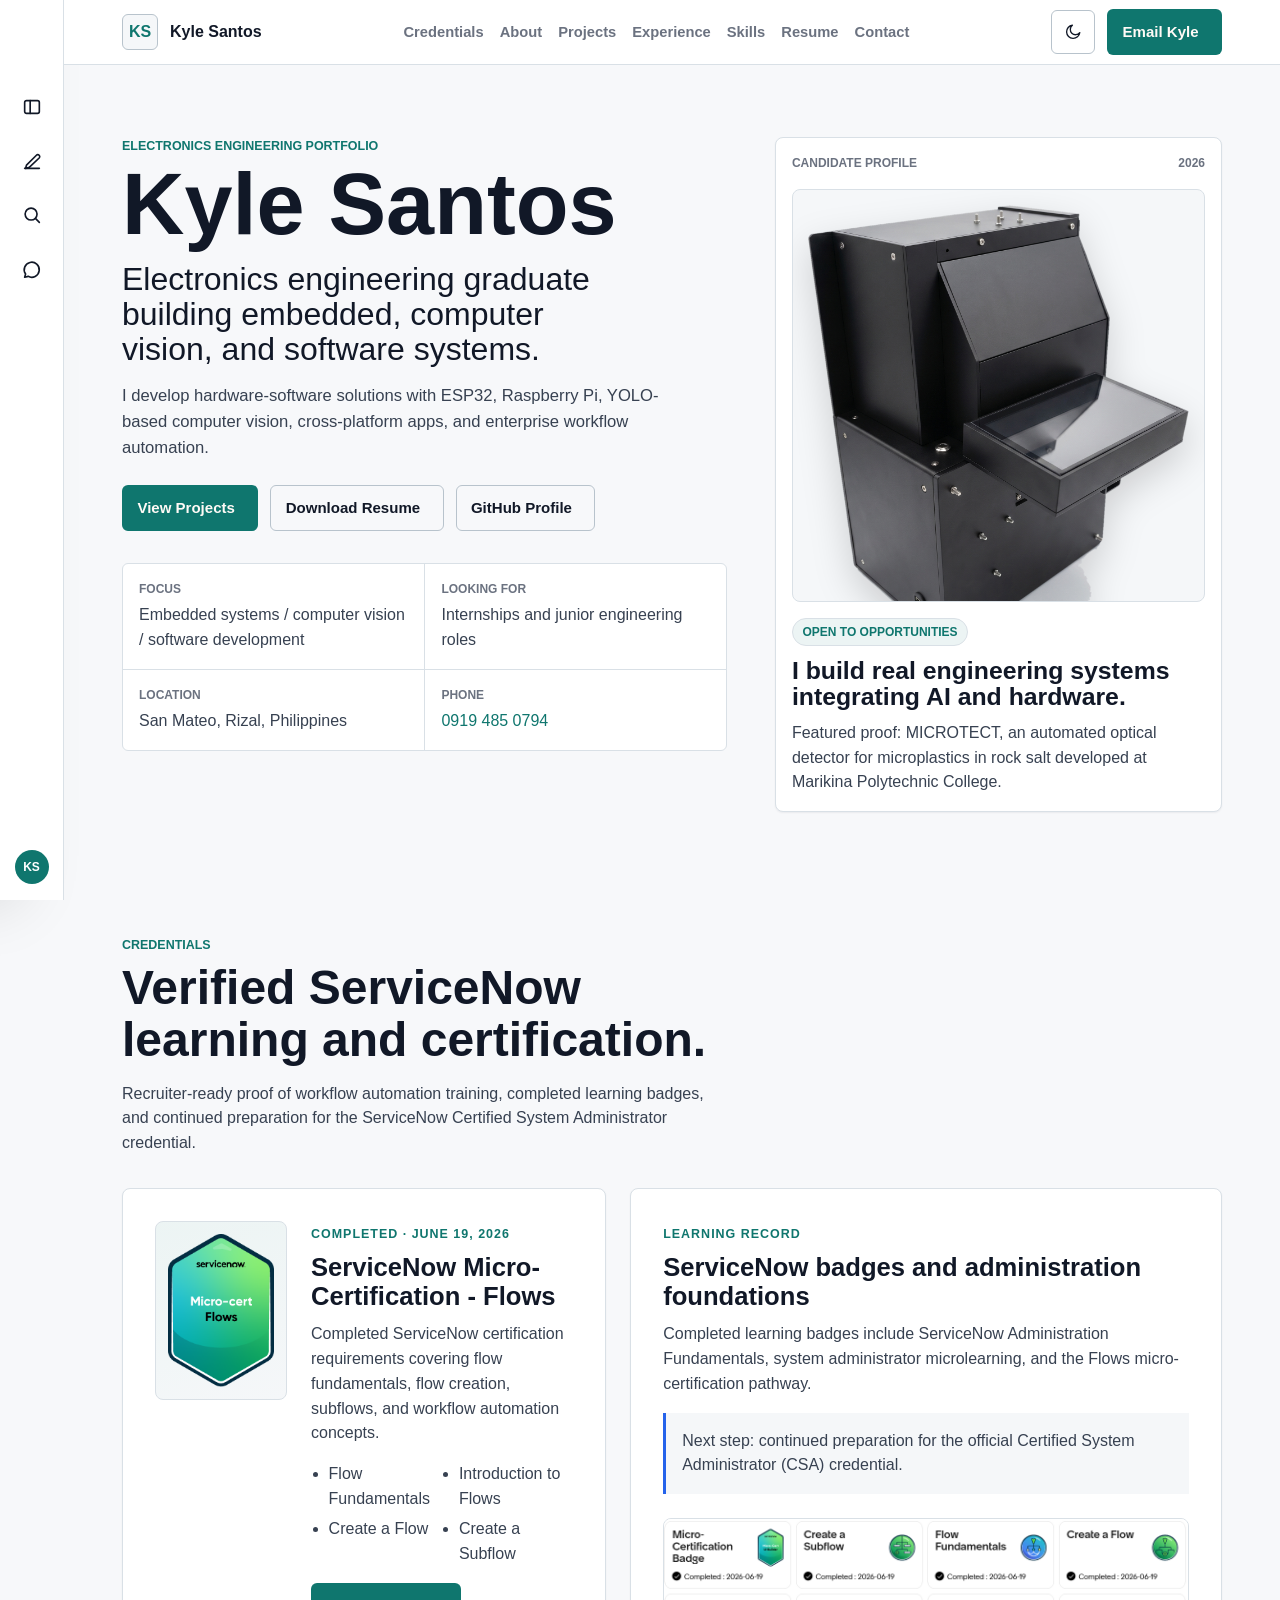
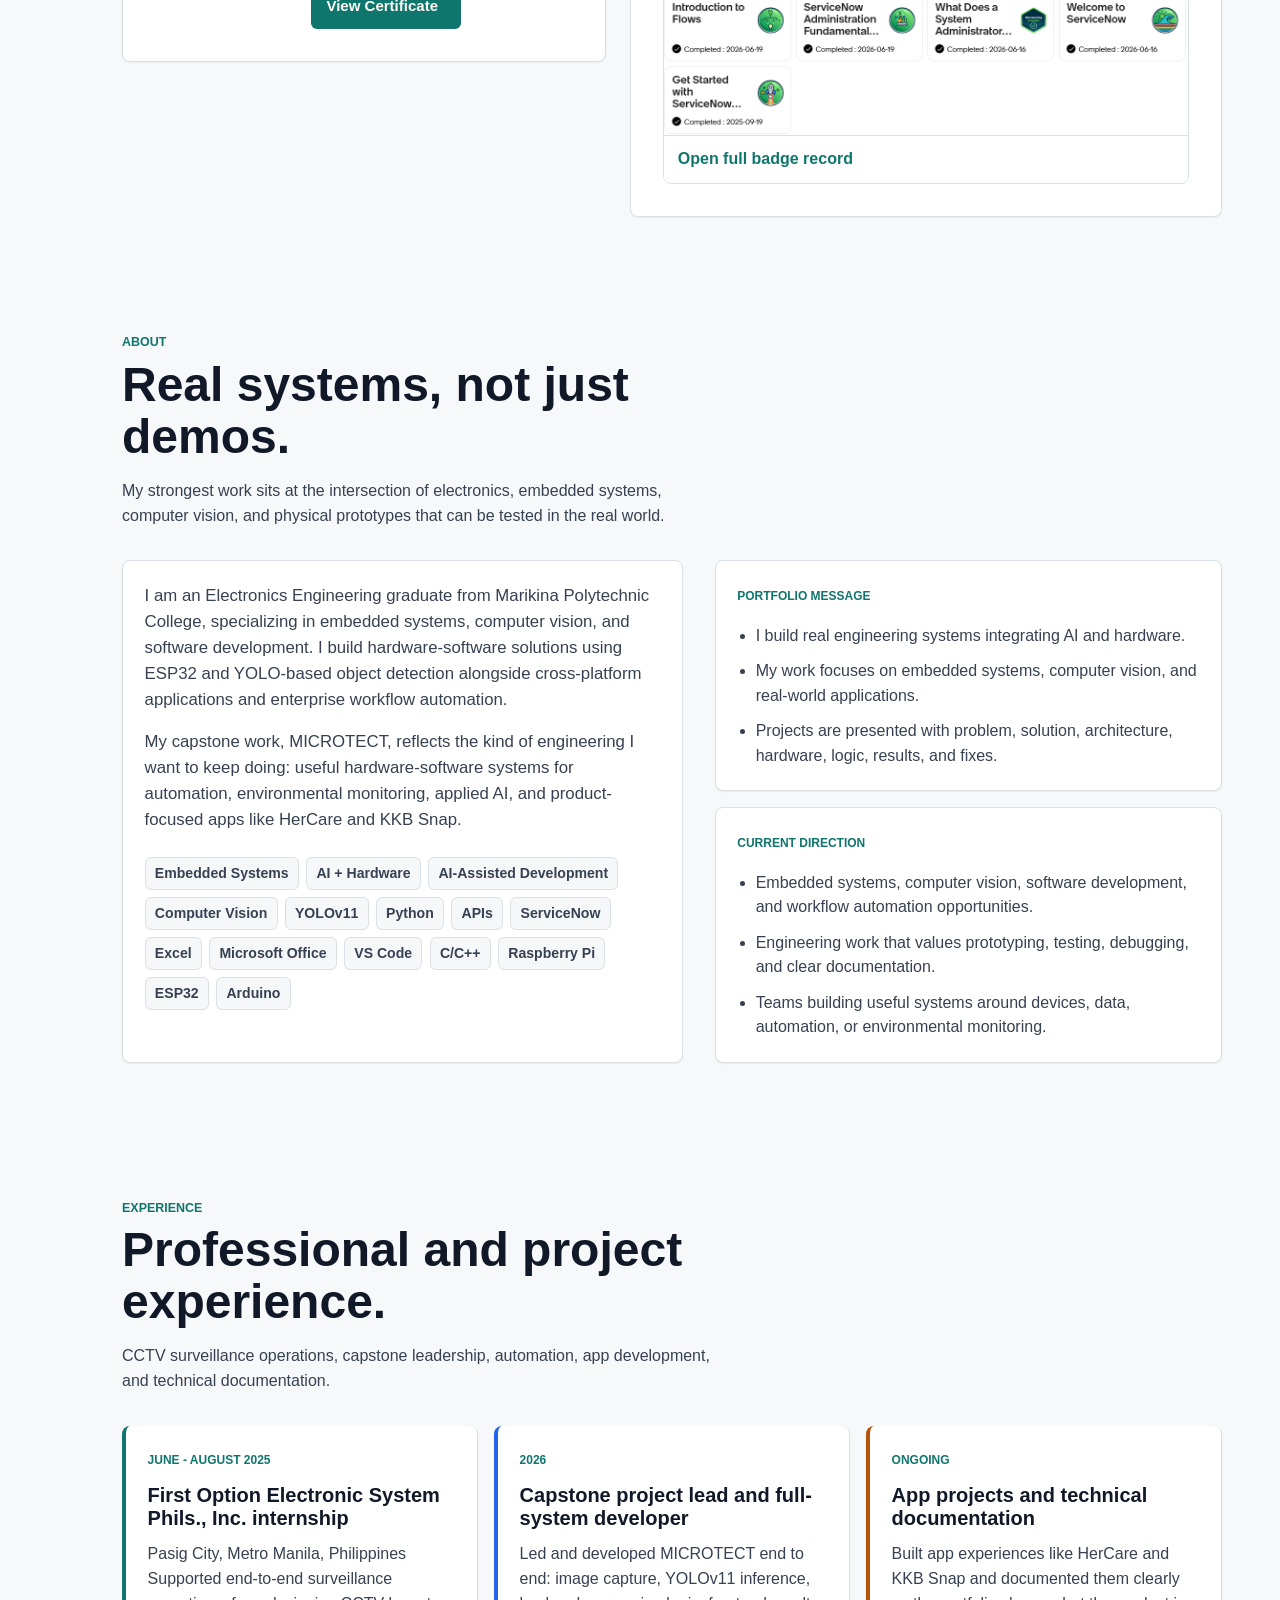
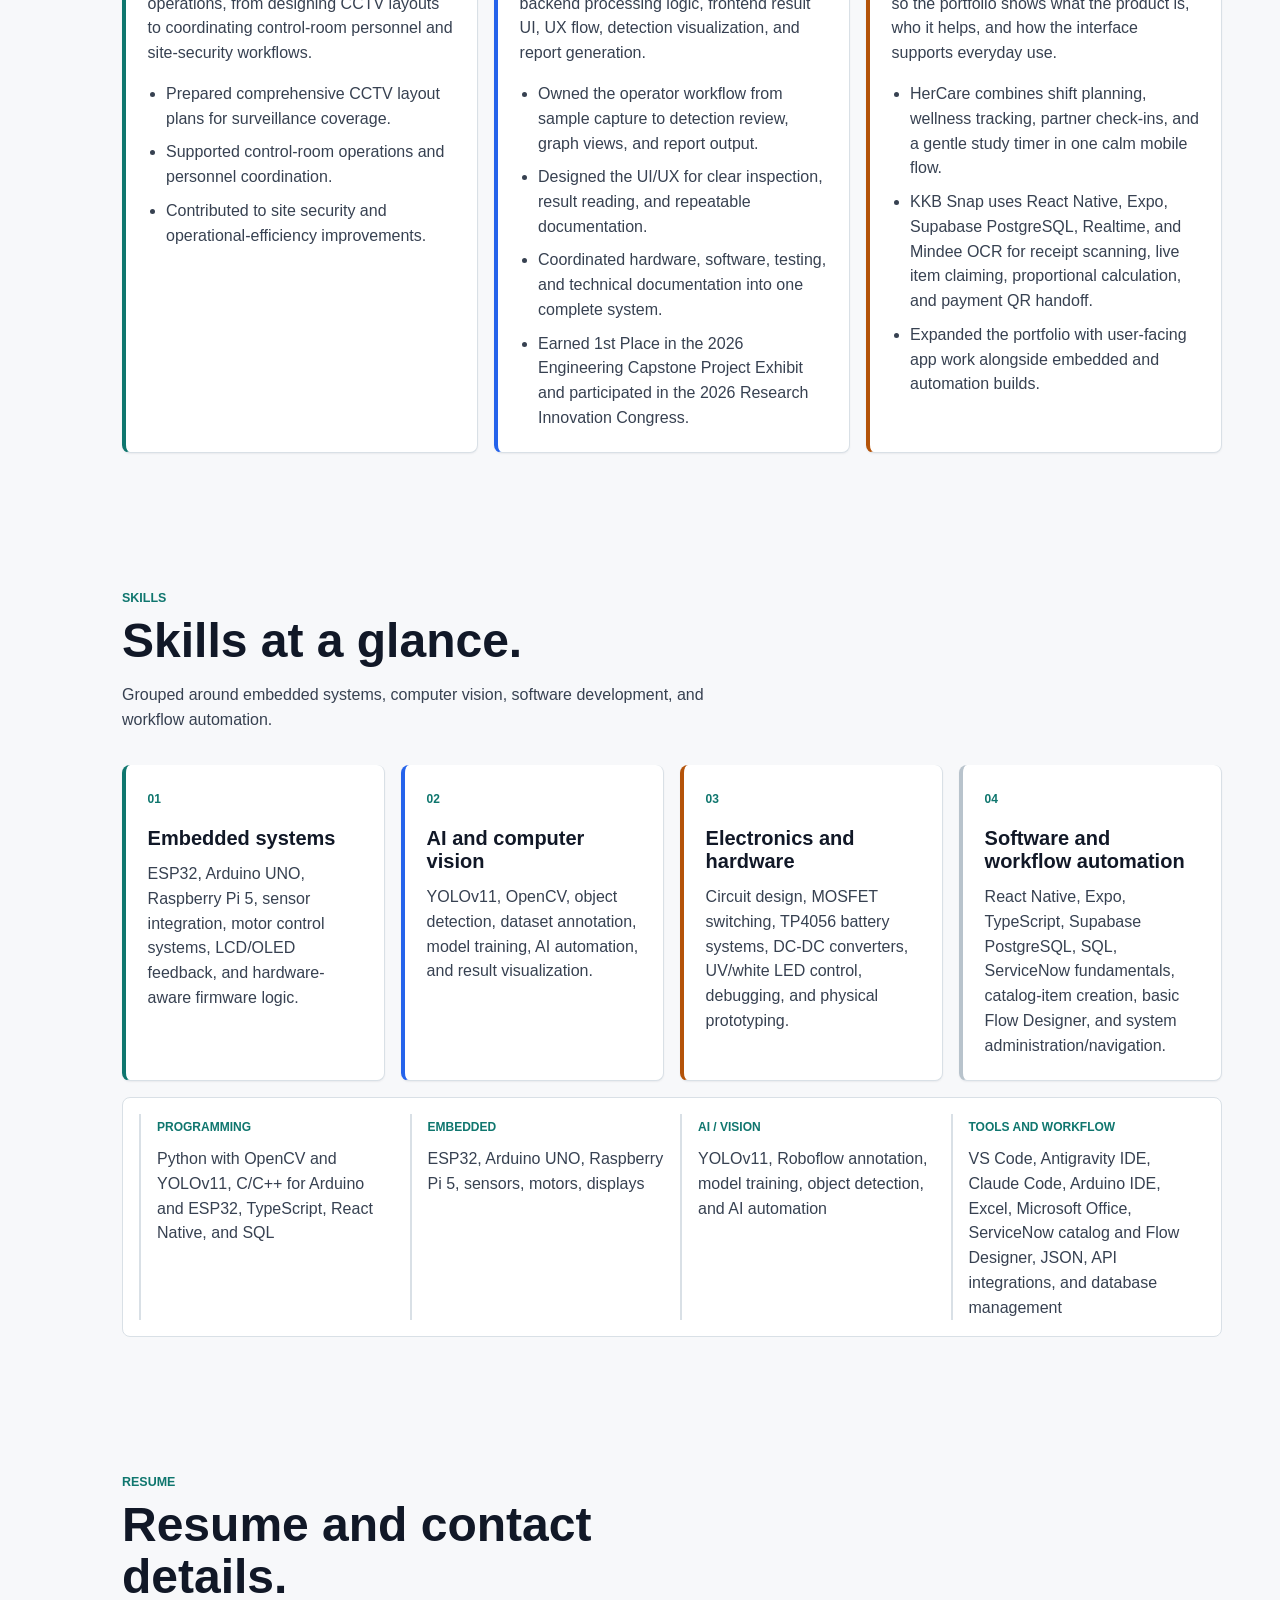
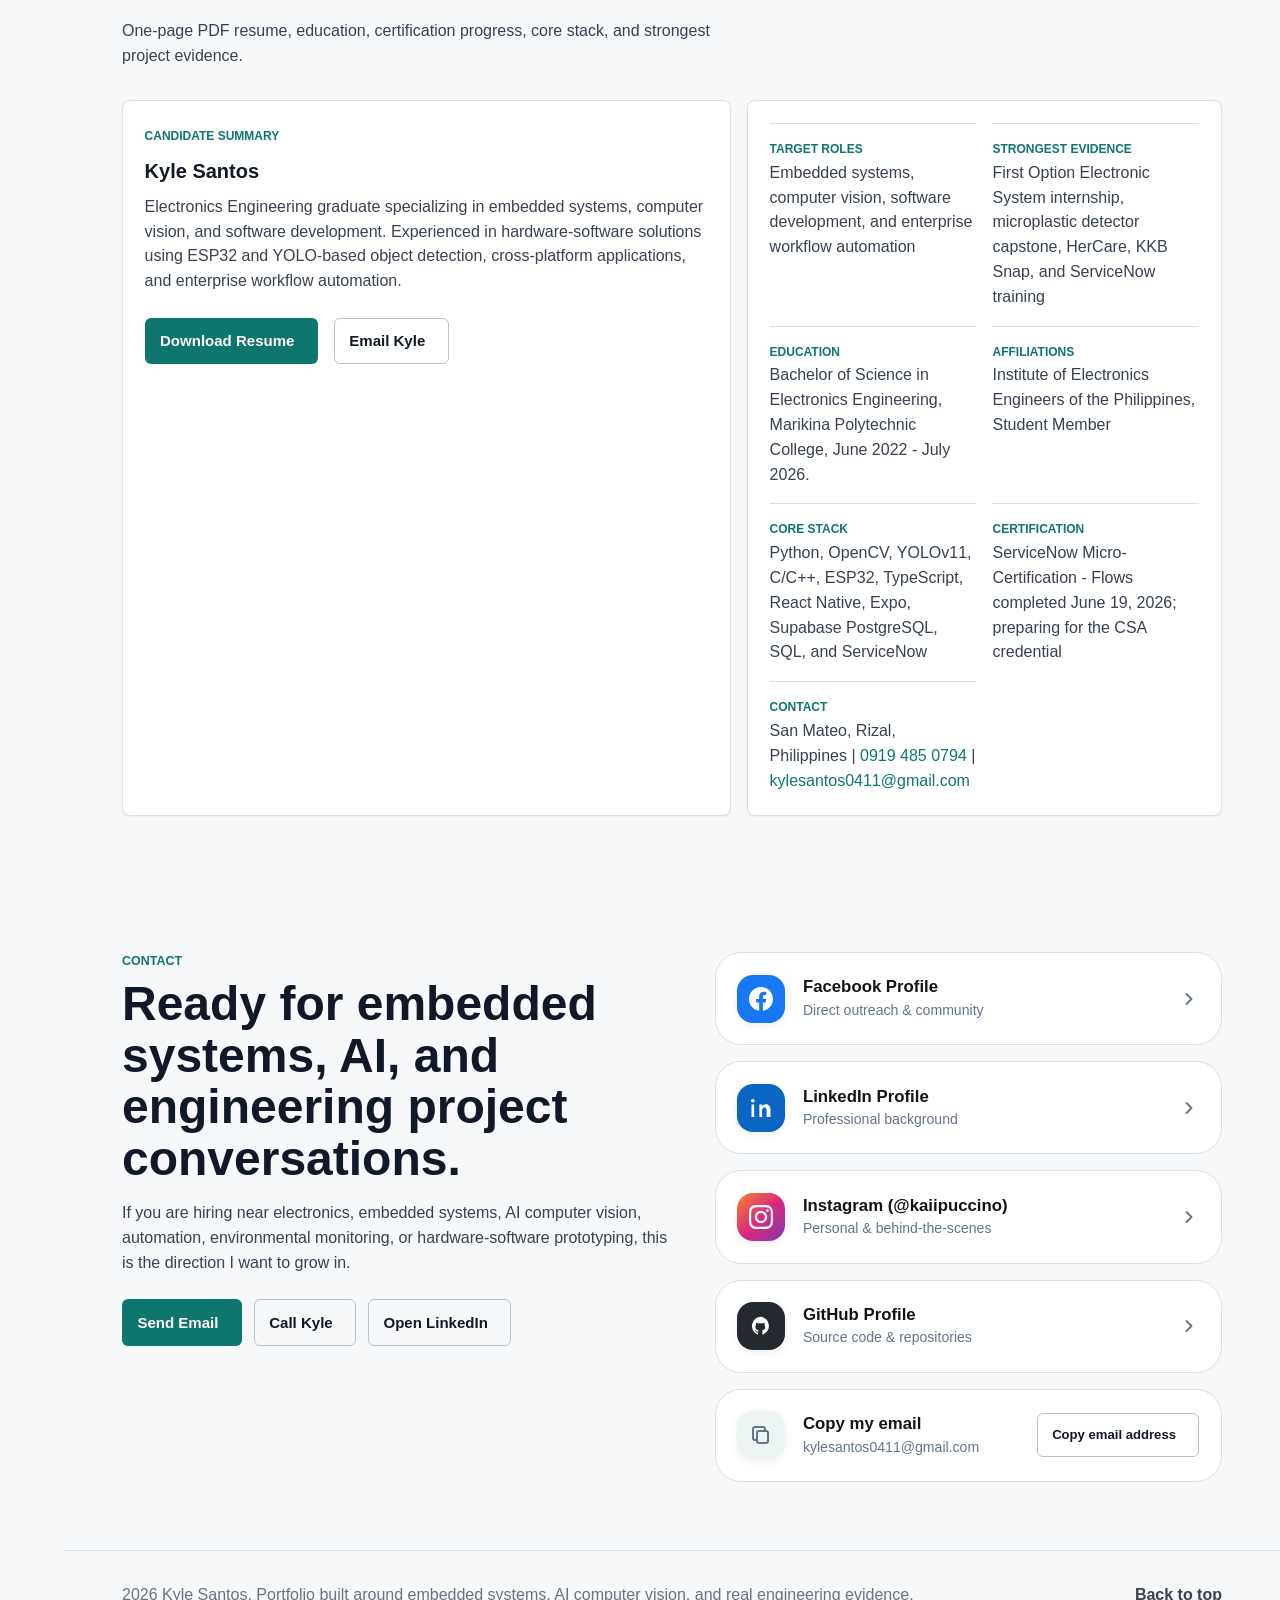
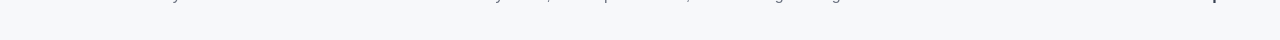
<file: index.html>
<!DOCTYPE html>
<html lang="en" data-theme="light">

<head>
  <meta charset="UTF-8">
  <meta name="viewport" content="width=device-width, initial-scale=1.0, viewport-fit=cover">
  <meta name="description"
    content="Kyle Santos is an Electronics Engineering graduate building embedded systems, computer vision workflows, cross-platform apps, and enterprise workflow automation.">
  <meta name="keywords"
    content="Kyle Santos, electronics engineering, embedded systems, software development, ServiceNow, computer vision, YOLOv11, ESP32, KKB Snap, MICROTECT">
  <meta name="author" content="Kyle Santos">

  <!-- Security: Content Security Policy -->
  <meta http-equiv="Content-Security-Policy"
    content="default-src 'self'; script-src 'self' https://www.googletagmanager.com https://www.google-analytics.com; style-src 'self' https://fonts.googleapis.com; font-src 'self' https://fonts.gstatic.com; img-src 'self' data: https://www.google-analytics.com; connect-src 'self' https://www.google-analytics.com; frame-ancestors 'none'; object-src 'none';">

  <!-- SEO: Canonical -->
  <link rel="canonical" href="https://kylesantos0411.github.io/portfolio/">

  <title>Kyle Santos | Embedded Systems, Computer Vision and Software</title>

  <link rel="icon" type="image/svg+xml"
    href="data:image/svg+xml,%3Csvg xmlns='http://www.w3.org/2000/svg' viewBox='0 0 100 100'%3E%3Crect width='100' height='100' rx='12' fill='%230f1110'/%3E%3Cpath d='M18 32h26v10H18zm38 0h26v10H56zM18 58h26v10H18zm38 0h26v10H56z' fill='%23e45d3f'/%3E%3Cpath d='M45 18h10v64H45z' fill='%2345c6a6'/%3E%3Ccircle cx='50' cy='50' r='12' fill='%23f7f4ee'/%3E%3C/svg%3E">

  <link rel="preconnect" href="https://fonts.googleapis.com">
  <link rel="preconnect" href="https://fonts.gstatic.com" crossorigin>
  <link
    href="https://fonts.googleapis.com/css2?family=IBM+Plex+Sans:wght@400;500;600;700&family=Space+Grotesk:wght@500;600;700&display=swap"
    rel="stylesheet">

  <link rel="stylesheet" href="css/styles.css">
</head>

<body>
  <div class="site-shell">
    <div class="scroll-progress" id="scrollProgress" aria-hidden="true"></div>

    <nav class="nav" id="navbar">
      <div class="container nav__container">
        <a href="#top" class="nav__logo" aria-label="Kyle Santos home">
          <span class="nav__mark">KS</span>
          <span class="nav__wordmark">Kyle Santos</span>
        </a>

        <ul class="nav__links" id="navLinks">
          <li><a href="#credentials" class="nav__link">Credentials</a></li>
          <li><a href="#about" class="nav__link">About</a></li>
          <li><a href="projects.html" class="nav__link">Projects</a></li>
          <li><a href="#experience" class="nav__link">Experience</a></li>
          <li><a href="#skills" class="nav__link">Skills</a></li>
          <li><a href="#resume" class="nav__link">Resume</a></li>
          <li><a href="#contact" class="nav__link">Contact</a></li>
        </ul>

        <div class="nav__actions">
          <button class="theme-toggle" id="themeToggle" aria-label="Toggle theme">
            <svg class="sun-icon" xmlns="http://www.w3.org/2000/svg" fill="none" viewBox="0 0 24 24"
              stroke="currentColor" aria-hidden="true">
              <path stroke-linecap="round" stroke-linejoin="round" stroke-width="1.8"
                d="M12 3v2.25M12 18.75V21M4.22 4.22l1.6 1.6M18.18 18.18l1.6 1.6M3 12h2.25M18.75 12H21M4.22 19.78l1.6-1.6M18.18 5.82l1.6-1.6M12 16.25a4.25 4.25 0 1 0 0-8.5 4.25 4.25 0 0 0 0 8.5Z" />
            </svg>
            <svg class="moon-icon" style="display: none;" xmlns="http://www.w3.org/2000/svg" fill="none"
              viewBox="0 0 24 24" stroke="currentColor" aria-hidden="true">
              <path stroke-linecap="round" stroke-linejoin="round" stroke-width="1.8"
                d="M21 12.8A8.8 8.8 0 1 1 11.2 3a7 7 0 1 0 9.8 9.8Z" />
            </svg>
          </button>

          <a href="mailto:kylesantos0411@gmail.com" class="btn btn--primary">Email Kyle</a>

          <button class="nav__mobile-toggle" id="mobileToggle" aria-label="Toggle menu">
            <span></span>
            <span></span>
            <span></span>
          </button>
        </div>
      </div>
    </nav>

    <aside class="portfolio-sidebar" id="portfolioSidebar" aria-label="Portfolio sidebar">
      <div class="portfolio-sidebar__rail" aria-label="Quick actions">
        <button type="button" class="portfolio-sidebar__icon-button" data-sidebar-toggle
          aria-label="Open portfolio menu" aria-expanded="false" aria-controls="portfolioSidebarDrawer"
          title="Portfolio menu">
          <svg viewBox="0 0 24 24" focusable="false" aria-hidden="true">
            <rect x="4" y="5" width="16" height="14" rx="2"></rect>
            <path d="M10 5v14"></path>
          </svg>
        </button>

        <button type="button" class="portfolio-sidebar__icon-button" data-sidebar-toggle
          aria-label="Open project shortcuts" aria-expanded="false" aria-controls="portfolioSidebarDrawer"
          title="Project shortcuts">
          <svg viewBox="0 0 24 24" focusable="false" aria-hidden="true">
            <path d="M4 20h16"></path>
            <path d="M6 16.5 16.8 5.7a2.1 2.1 0 0 1 3 3L9 19l-4 1Z"></path>
          </svg>
        </button>

        <a href="projects.html#projectSearch" class="portfolio-sidebar__icon-button" aria-label="Search projects"
          title="Search projects">
          <svg viewBox="0 0 24 24" focusable="false" aria-hidden="true">
            <circle cx="11" cy="11" r="6.5"></circle>
            <path d="m16 16 4 4"></path>
          </svg>
        </a>

        <a href="#contact" class="portfolio-sidebar__icon-button" aria-label="Go to contact" title="Contact">
          <svg viewBox="0 0 24 24" focusable="false" aria-hidden="true">
            <path d="M5 17.5 4 21l3.8-1A8.2 8.2 0 1 0 5 17.5Z"></path>
          </svg>
        </a>

        <button type="button" class="portfolio-sidebar__avatar" data-sidebar-toggle
          aria-label="Open Kyle Santos portfolio menu" aria-expanded="false" aria-controls="portfolioSidebarDrawer"
          title="Kyle Santos">
          KS
        </button>
      </div>

      <div class="portfolio-sidebar__drawer" id="portfolioSidebarDrawer">
        <div class="portfolio-sidebar__header">
          <span class="portfolio-sidebar__brand-mark">KS</span>
          <div>
            <strong>Kyle Santos</strong>
            <span>Portfolio shortcuts</span>
          </div>
          <button type="button" class="portfolio-sidebar__collapse" data-sidebar-toggle
            aria-label="Collapse portfolio menu" aria-expanded="false" aria-controls="portfolioSidebarDrawer">
            <svg viewBox="0 0 24 24" focusable="false" aria-hidden="true">
              <rect x="4" y="5" width="16" height="14" rx="2"></rect>
              <path d="M10 5v14"></path>
            </svg>
          </button>
        </div>

        <nav class="portfolio-sidebar__nav" aria-label="Portfolio menu">
          <a href="projects.html" class="portfolio-sidebar__item">
            <span class="portfolio-sidebar__item-icon">
              <svg viewBox="0 0 24 24" focusable="false" aria-hidden="true">
                <path d="M4 6.5h6l1.6 2H20v8.5a2 2 0 0 1-2 2H6a2 2 0 0 1-2-2Z"></path>
              </svg>
            </span>
            Projects
          </a>

          <button type="button" class="portfolio-sidebar__item" data-feature-open="microtect">
            <span class="portfolio-sidebar__item-icon">
              <svg viewBox="0 0 24 24" focusable="false" aria-hidden="true">
                <path d="M4 5h4M4 5v4M20 5h-4M20 5v4M4 19h4M4 19v-4M20 19h-4M20 19v-4"></path>
                <circle cx="10" cy="10" r="2.4"></circle>
                <circle cx="15.5" cy="14.5" r="1.8"></circle>
              </svg>
            </span>
            MICROTECT
          </button>

          <button type="button" class="portfolio-sidebar__item" data-feature-open="hercare">
            <span class="portfolio-sidebar__item-icon">
              <svg viewBox="0 0 24 24" focusable="false" aria-hidden="true">
                <rect x="7" y="3" width="10" height="18" rx="2.2"></rect>
                <path d="M12 13.2s-3.2-1.9-3.2-4.2A1.9 1.9 0 0 1 12 7.6 1.9 1.9 0 0 1 15.2 9c0 2.3-3.2 4.2-3.2 4.2Z">
                </path>
              </svg>
            </span>
            HerCare
          </button>

          <button type="button" class="portfolio-sidebar__item" data-feature-open="kkbsnap">
            <span class="portfolio-sidebar__item-icon">
              <svg viewBox="0 0 24 24" focusable="false" aria-hidden="true">
                <rect x="3" y="5" width="18" height="14" rx="2"></rect>
                <path d="M8 5v14M3 9h18M3 15h18"></path>
                <circle cx="17" cy="12" r="1.5"></circle>
              </svg>
            </span>
            KKB Snap
          </button>

          <button type="button" class="portfolio-sidebar__item" data-feature-open="sentia">
            <span class="portfolio-sidebar__item-icon">
              <svg viewBox="0 0 24 24" focusable="false" aria-hidden="true">
                <path d="M12 2a8 8 0 0 0-8 8c0 5 8 12 8 12s8-7 8-12a8 8 0 0 0-8-8z"></path>
                <circle cx="12" cy="10" r="3"></circle>
              </svg>
            </span>
            SENTIA AI
          </button>

          <button type="button" class="portfolio-sidebar__item" data-feature-open="log-pose-tcg">
            <span class="portfolio-sidebar__item-icon">
              <svg viewBox="0 0 24 24" focusable="false" aria-hidden="true">
                <rect x="5" y="2" width="14" height="20" rx="2"></rect>
                <line x1="12" y1="18" x2="12.01" y2="18"></line>
                <circle cx="12" cy="10" r="3"></circle>
              </svg>
            </span>
            Log Pose TCG
          </button>

          <button type="button" class="portfolio-sidebar__item" data-feature-open="nfc-card">
            <span class="portfolio-sidebar__item-icon">
              <svg viewBox="0 0 24 24" focusable="false" aria-hidden="true">
                <path d="M6 8a6 6 0 0 1 12 0c0 7 3 9 3 9H3s3-2 3-9"></path>
                <path d="M10.3 21a1.94 1.94 0 0 0 3.4 0"></path>
                <line x1="12" y1="3" x2="12" y2="5"></line>
              </svg>
            </span>
            TapAndGo NFC
          </button>

          <a href="#resume" class="portfolio-sidebar__item">
            <span class="portfolio-sidebar__item-icon">
              <svg viewBox="0 0 24 24" focusable="false" aria-hidden="true">
                <path d="M7 3h7l3 3v15H7Z"></path>
                <path d="M14 3v4h4M9 12h6M9 16h6"></path>
              </svg>
            </span>
            Resume
          </a>

          <a href="#contact" class="portfolio-sidebar__item">
            <span class="portfolio-sidebar__item-icon">
              <svg viewBox="0 0 24 24" focusable="false" aria-hidden="true">
                <path d="M4 6h16v12H4Z"></path>
                <path d="m4 7 8 6 8-6"></path>
              </svg>
            </span>
            Contact
          </a>
        </nav>

        <div class="portfolio-sidebar__section">
          <span class="portfolio-sidebar__section-label">Featured work</span>
          <button type="button" class="portfolio-sidebar__project" data-feature-open="microtect">
            <strong>MICROTECT</strong>
            <span>AI hardware capstone</span>
          </button>
          <button type="button" class="portfolio-sidebar__project" data-feature-open="hercare">
            <strong>HerCare</strong>
            <span>Personal mobile app</span>
          </button>
          <button type="button" class="portfolio-sidebar__project" data-feature-open="kkbsnap">
            <strong>KKB Snap</strong>
            <span>Receipt-splitting app MVP</span>
          </button>
          <button type="button" class="portfolio-sidebar__project" data-feature-open="sentia">
            <strong>SENTIA</strong>
            <span>Offline AI desktop app</span>
          </button>
          <button type="button" class="portfolio-sidebar__project" data-feature-open="log-pose-tcg">
            <strong>Log Pose TCG</strong>
            <span>One Piece card tracker & prices</span>
          </button>
          <button type="button" class="portfolio-sidebar__project" data-feature-open="nfc-card">
            <strong>TapAndGo NFC Platform</strong>
            <span>Smart Google review cards & site</span>
          </button>
        </div>
      </div>
    </aside>

    <div class="feature-popout" id="featurePopout" hidden>
      <button type="button" class="feature-popout__scrim" data-feature-close
        aria-label="Close featured project popout"></button>

      <section class="feature-popout__panel" role="dialog" aria-modal="true" aria-labelledby="featurePopoutTitle">
        <button type="button" class="feature-popout__close" data-feature-close
          aria-label="Close featured project popout">
          <span aria-hidden="true">x</span>
        </button>

        <article class="feature-popout__content is-active" data-feature-content="microtect">
          <div class="feature-popout__header">
            <p class="section__eyebrow">Featured capstone</p>
            <h2 id="featurePopoutTitle">MICROTECT: AI-assisted microplastic detection.</h2>
            <p>
              Automated optical detector for rock salt screening using Raspberry Pi image capture,
              YOLOv11 detection, a result UI, and generated reports.
            </p>
          </div>

          <div class="feature-popout__grid">
            <div class="feature-popout__copy">
              <dl class="feature-popout__facts">
                <div>
                  <dt>Problem</dt>
                  <dd>Manual microscopy can be slow, inconsistent, and hard to repeat.</dd>
                </div>
                <div>
                  <dt>System</dt>
                  <dd>Sample tray, camera, Raspberry Pi 5, YOLOv11 model, touchscreen UI, and report output.</dd>
                </div>
                <div>
                  <dt>Measured result</dt>
                  <dd>69.71% mean detection consistency, precision 0.826, and mAP@50 of 0.814.</dd>
                </div>
              </dl>

              <div class="feature-popout__actions">
                <a href="projects.html?project=microtect" class="inline-link" data-feature-close>View project card</a>
                <a href="assets/papers/microtect-research-paper-may-2026.pdf" target="_blank" rel="noreferrer" class="inline-link">
                  Open final paper
                </a>
                <a href="https://github.com/kylesantos0411/MICROTECT" target="_blank" rel="noreferrer"
                  class="inline-link">
                  Open repository
                </a>
              </div>
            </div>

            <figure class="feature-popout__hero-image">
              <img src="assets/images/microtect/microtect-3d-render-transparent.png"
                alt="Transparent-background 3D render of the MICROTECT prototype enclosure" width="1406" height="1643">
            </figure>
          </div>

          <div class="feature-popout__media-grid" aria-label="MICROTECT evidence screenshots">
            <figure>
              <img src="assets/images/microtect/microtect-detection-ui.png" alt="MICROTECT detection UI output"
                width="1366" height="822">
              <figcaption>Detection UI</figcaption>
            </figure>
            <figure>
              <img src="assets/images/microtect/microtect-3d-perspective.jpg" alt="MICROTECT 3D perspective view"
                width="817" height="501">
              <figcaption>3D enclosure</figcaption>
            </figure>
            <figure>
              <img src="assets/images/microtect/microtect-3d-cutaway.jpg" alt="MICROTECT internal layout cutaway view"
                width="873" height="491">
              <figcaption>Internal layout</figcaption>
            </figure>
          </div>
        </article>

        <article class="feature-popout__content" data-feature-content="kkbsnap" hidden>
          <div class="feature-popout__header">
            <p class="section__eyebrow">Mobile app MVP</p>
            <h2>KKB Snap: a practical receipt-splitting app.</h2>
            <p>
              A cross-platform receipt-splitting app with receipt scanning, live item claiming,
              proportional bill calculation, and GCash or Maya payment handoff.
            </p>
          </div>

          <div class="feature-popout__grid">
            <div class="feature-popout__copy">
              <dl class="feature-popout__facts">
                <div>
                  <dt>Status</dt>
                  <dd>Working MVP with host and guest flows.</dd>
                </div>
                <div>
                  <dt>Stack</dt>
                  <dd>TypeScript, React Native, Expo, Supabase PostgreSQL, Realtime, and Mindee OCR.</dd>
                </div>
                <div>
                  <dt>Product goal</dt>
                  <dd>Make group receipt splitting faster, clearer, and easier to settle.</dd>
                </div>
              </dl>

              <div class="feature-popout__actions">
                <a href="projects.html?project=kkb-snap" class="inline-link" data-feature-close>View project card</a>
                <a href="https://github.com/kylesantos0411/KKB-Snap" target="_blank" rel="noreferrer"
                  class="inline-link">Open repository</a>
              </div>
            </div>

            <figure class="feature-popout__phone">
              <img src="assets/images/kkb-snap/kkb-dashboard.png"
                alt="KKB Snap Kindle-inspired host dashboard with create, join, and wallet actions" width="430" height="844">
            </figure>
          </div>

          <div class="feature-popout__phone-grid" aria-label="Actual KKB Snap app screens">
            <figure>
              <img src="assets/images/kkb-snap/kkb-dashboard.png"
                alt="KKB Snap host dashboard with create, join, and wallet actions" width="430" height="844">
              <figcaption>Host dashboard</figcaption>
            </figure>
            <figure>
              <img src="assets/images/kkb-snap/kkb-splits.png"
                alt="KKB Snap split library showing active and settled group tabs" width="430" height="844">
              <figcaption>Split library</figcaption>
            </figure>
            <figure>
              <img src="assets/images/kkb-snap/kkb-wallet.png"
                alt="KKB Snap wallet settings with separate GCash and Maya receive details" width="430" height="844">
              <figcaption>Wallet settings</figcaption>
            </figure>
          </div>
        </article>

        <article class="feature-popout__content" data-feature-content="hercare" hidden>
          <div class="feature-popout__header">
            <p class="section__eyebrow">Personal software project</p>
            <h2>HerCare: care routines in a simple mobile flow.</h2>
            <p>
              A soft, supportive care companion app built with React, TypeScript, Vite, Capacitor
              Android, and Supabase for shift planning, wellness tracking, partner check-ins, and
              a gentle study timer.
            </p>
          </div>

          <div class="feature-popout__grid">
            <div class="feature-popout__copy">
              <dl class="feature-popout__facts">
                <div>
                  <dt>Product goal</dt>
                  <dd>Support long and draining shifts with one calm place for care routines, partner updates, and study
                    focus.</dd>
                </div>
                <div>
                  <dt>Interface focus</dt>
                  <dd>Clear daily actions, calm hierarchy, mobile-first layout, and quick status checks.</dd>
                </div>
                <div>
                  <dt>Proof of work</dt>
                  <dd>Frontend structure, reusable components, Android packaging, Supabase-backed sharing, and product
                    thinking.</dd>
                </div>
              </dl>

              <div class="feature-popout__actions">
                <a href="projects.html?project=hercare" class="inline-link" data-feature-close>View project card</a>
                <a href="https://github.com/kylesantos0411/HerCare" target="_blank" rel="noreferrer"
                  class="inline-link">
                  Open HerCare repository
                </a>
              </div>
            </div>

            <figure class="feature-popout__phone">
              <img src="assets/images/hercare/hercare-home-private-blur.png"
                alt="Actual HerCare home screen with shift and partner check-in interface" width="414" height="896">
            </figure>
          </div>

          <div class="feature-popout__phone-grid" aria-label="Actual HerCare app screens">
            <figure>
              <img src="assets/images/hercare/hercare-wellness-private-blur.png" alt="Actual HerCare wellness screen"
                width="414" height="896">
              <figcaption>Wellness</figcaption>
            </figure>
            <figure>
              <img src="assets/images/hercare/hercare-meals-private-blur.png" alt="Actual HerCare meals screen"
                width="414" height="896">
              <figcaption>Meals</figcaption>
            </figure>
            <figure>
              <img src="assets/images/hercare/hercare-for-you-private-blur.png"
                alt="Actual HerCare support cards screen" width="414" height="896">
              <figcaption>For You</figcaption>
            </figure>
          </div>
        </article>



        <article class="feature-popout__content" data-feature-content="sentia" hidden>
          <div class="feature-popout__header">
            <p class="section__eyebrow">AI Desktop Application</p>
            <h2>SENTIA: private, local engineering AI assistant.</h2>
            <p>
              A privacy-first desktop AI assistant powered by Google Gemma 3 via Ollama, featuring
              domain-specific circuit solvers, persistent memory, and secure OS system control.
            </p>
          </div>

          <div class="feature-popout__grid">
            <div class="feature-popout__copy">
              <dl class="feature-popout__facts">
                <div>
                  <dt>Problem & Status</dt>
                  <dd>Cloud AI leaks proprietary circuit designs and requires constant internet. Production Windows desktop build.</dd>
                </div>
                <div>
                  <dt>Stack</dt>
                  <dd>Electron, React, Node.js IPC, Ollama REST API, Google Gemma 3, and Tailwind CSS.</dd>
                </div>
                <div>
                  <dt>Measured Result</dt>
                  <dd>100% offline inference (~42ms/token), zero cloud leakage, and dedicated electronics formula calculations.</dd>
                </div>
              </dl>

              <div class="feature-popout__actions">
                <a href="projects.html?project=sentia" class="inline-link" data-feature-close>View project card</a>
                <a href="https://github.com/kylesantos0411/SENTIA" target="_blank" rel="noreferrer" class="inline-link">
                  Open repository
                </a>
              </div>
            </div>

            <figure class="feature-popout__hero-image">
              <img src="assets/images/sentia/sentia-chat.png"
                alt="SENTIA glassmorphic dark mode conversation interface" width="1280" height="800">
            </figure>
          </div>

          <div class="feature-popout__media-grid" aria-label="SENTIA desktop application screens">
            <figure>
              <img src="assets/images/sentia/sentia-chat.png" alt="SENTIA main conversational assistant interface"
                width="1280" height="800">
              <figcaption>AI conversation</figcaption>
            </figure>
            <figure>
              <img src="assets/images/sentia/sentia-engineering.png" alt="SENTIA engineering calculations and formula solver"
                width="1280" height="800">
              <figcaption>Engineering mode</figcaption>
            </figure>
            <figure>
              <img src="assets/images/sentia/sentia-system-control.png" alt="SENTIA whitelisted OS automation and system controls"
                width="1280" height="800">
              <figcaption>System control</figcaption>
            </figure>
          </div>
        </article>



        <article class="feature-popout__content" data-feature-content="log-pose-tcg" hidden>
          <div class="feature-popout__header">
            <p class="section__eyebrow">Mobile Application & Market Intelligence</p>
            <h2>Log Pose TCG: collection tracker, market pricing & deck builder.</h2>
            <p>
              A mobile-first Flutter application for One Piece Trading Card Game collectors and players,
              featuring real-time Japanese Yuyutei price conversion, binder portfolio valuation, and multi-set card indexing.
            </p>
          </div>

          <div class="feature-popout__grid">
            <div class="feature-popout__copy">
              <dl class="feature-popout__facts">
                <div>
                  <dt>Problem & Status</dt>
                  <dd>Accurate Japanese card values and collector portfolio tracking are fragmented across untranslated sites. Production Flutter MVP.</dd>
                </div>
                <div>
                  <dt>Stack</dt>
                  <dd>Flutter 3.4+, Dart, Riverpod, Supabase PostgreSQL, GoRouter, FL Chart, and automated scraping workers.</dd>
                </div>
                <div>
                  <dt>Measured Result</dt>
                  <dd>Comprehensive catalog spanning OP-01 through current sets, live PHP portfolio valuation, and quick multi-card collection additions.</dd>
                </div>
              </dl>

              <div class="feature-popout__actions">
                <a href="https://github.com/kylesantos0411/log-pose-tcg" target="_blank" rel="noreferrer" class="inline-link">
                  Browse project directory on GitHub ↗
                </a>
                <a href="projects.html?project=log-pose-tcg" class="inline-link" data-feature-close>View project card</a>
              </div>
            </div>

            <figure class="feature-popout__phone">
              <img src="assets/images/log-pose-tcg/log-pose-home.png"
                alt="Log Pose TCG mobile home dashboard showing collection value, total cards, decks, and quick actions" width="390" height="844">
            </figure>
          </div>

          <div class="feature-popout__media-grid" aria-label="Log Pose TCG screens">
            <figure>
              <img src="assets/images/log-pose-tcg/log-pose-cards.png" alt="Log Pose TCG Japanese card database with search, rarity filters, and market prices"
                width="390" height="844">
              <figcaption>Card database &amp; market pricing</figcaption>
            </figure>
            <figure>
              <img src="assets/images/log-pose-tcg/log-pose-card-detail.png" alt="Log Pose TCG deck builder and custom deck lists"
                width="390" height="844">
              <figcaption>Deck builder &amp; custom decks</figcaption>
            </figure>
            <figure>
              <img src="assets/images/log-pose-tcg/log-pose-platform.png" alt="Log Pose TCG collection management and portfolio valuation"
                width="390" height="844">
              <figcaption>Collection manager &amp; valuation</figcaption>
            </figure>
          </div>
        </article>

        <article class="feature-popout__content" data-feature-content="nfc-card" hidden>
          <div class="feature-popout__header">
            <p class="section__eyebrow">IoT & Web Platform</p>
            <h2>TapAndGo: smart NFC business cards & Google review platform.</h2>
            <p>
              A contactless physical card and landing page system that turns in-person customer taps
              into instant 5-star Google reviews and social follows for local cafes and businesses.
            </p>
          </div>

          <div class="feature-popout__grid">
            <div class="feature-popout__copy">
              <dl class="feature-popout__facts">
                <div>
                  <dt>Problem & Status</dt>
                  <dd>Local brick-and-mortar cafes lose 90% of potential customer Google reviews due to cumbersome manual searching. Live client platform.</dd>
                </div>
                <div>
                  <dt>Stack</dt>
                  <dd>NTAG215/216 NFC Hardware, JavaScript (ESM), Tailwind CSS, Puppeteer-core, Express, and Supabase config sync.</dd>
                </div>
                <div>
                  <dt>Measured Result</dt>
                  <dd>Live client deployments (e.g. Kape Session, Sta. Elena Marikina), sub-300ms page load, and automated headless Google review scraper.</dd>
                </div>
              </dl>

              <div class="feature-popout__actions">
                <a href="projects.html?project=tapandgo-nfc-review-landing-platform" class="inline-link" data-feature-close>View project card</a>
                <a href="https://github.com/kylesantos0411/TapAndGo" target="_blank" rel="noreferrer" class="inline-link">
                  Open repository
                </a>
              </div>
            </div>

            <figure class="feature-popout__hero-image">
              <img src="assets/images/nfc-card/nfc-landing.png"
                alt="TapAndGo live cafe landing page for Kape Session Marikina" width="1280" height="800">
            </figure>
          </div>

          <div class="feature-popout__media-grid" aria-label="TapAndGo NFC system screens">
            <figure>
              <img src="assets/images/nfc-card/nfc-landing.png" alt="TapAndGo cafe mobile micro-site with instant Google Review button"
                width="1280" height="800">
              <figcaption>Tap landing page</figcaption>
            </figure>
            <figure>
              <img src="assets/images/nfc-card/nfc-card-profile.png" alt="TapAndGo digital NFC card profile and dynamic QR code"
                width="1280" height="800">
              <figcaption>Digital NFC card profile</figcaption>
            </figure>
            <figure>
              <img src="assets/images/nfc-card/nfc-admin-portal.png" alt="TapAndGo client administrative CMS and review configuration"
                width="1280" height="800">
              <figcaption>Client admin portal</figcaption>
            </figure>
          </div>
        </article>
      </section>
    </div>

    <div class="certificate-modal" id="certificateModal" hidden>
      <button
        type="button"
        class="certificate-modal__scrim"
        data-certificate-close
        aria-label="Close certificate preview"
      ></button>

      <section
        class="certificate-modal__dialog"
        role="dialog"
        aria-modal="true"
        aria-labelledby="certificateModalTitle"
      >
        <header class="certificate-modal__header">
          <div>
            <span class="certificate-modal__eyebrow">Verified credential</span>
            <h2 id="certificateModalTitle">ServiceNow Micro-Certification - Flows</h2>
          </div>

          <button
            type="button"
            class="certificate-modal__close"
            data-certificate-close
            aria-label="Close certificate preview"
          >
            <span aria-hidden="true">×</span>
          </button>
        </header>

        <div class="certificate-modal__viewer">
          <img
            src="assets/images/credentials/servicenow-micro-certification-flows-certificate.png"
            alt="ServiceNow Micro-Certification - Flows certificate issued to Kyle Nero Santos on June 19, 2026"
            width="1684"
            height="1192"
          >
        </div>

        <footer class="certificate-modal__footer">
          <span>Issued June 19, 2026</span>
          <a
            href="assets/papers/servicenow-micro-certification-flows.pdf"
            target="_blank"
            rel="noreferrer"
            class="btn btn--secondary"
          >
            Open full document
          </a>
        </footer>
      </section>
    </div>

    <header class="hero section" id="top">
      <div class="hero__trace" id="codeBg" aria-hidden="true"></div>

      <div class="container hero__grid">
        <div class="hero__content fade-in">
          <p class="section__eyebrow">Electronics Engineering Portfolio</p>
          <h1 class="hero__title">Kyle Santos</h1>
          <p class="hero__headline">Electronics engineering graduate building embedded, computer vision, and software systems.</p>
          <p class="hero__lede">
            I develop hardware-software solutions with ESP32, Raspberry Pi, YOLO-based computer
            vision, cross-platform apps, and enterprise workflow automation.
          </p>

          <div class="hero__signal">
            <span class="hero__prompt">signal://</span>
            <span id="typingText"></span>
            <span class="typing-cursor" aria-hidden="true"></span>
          </div>

          <div class="hero__actions">
            <a href="projects.html" class="btn btn--primary">View Projects</a>
            <a href="assets/papers/kyle-santos-resume-june-2026-v4.pdf" target="_blank" rel="noreferrer"
              class="btn btn--secondary">Download Resume</a>
            <a href="https://github.com/kylesantos0411" target="_blank" rel="noreferrer" class="btn btn--secondary">
              GitHub Profile
            </a>
          </div>

          <dl class="hero__quick" aria-label="Portfolio quick facts">
            <div>
              <dt>Focus</dt>
              <dd>Embedded systems / computer vision / software development</dd>
            </div>
            <div>
              <dt>Looking for</dt>
              <dd>Internships and junior engineering roles</dd>
            </div>
            <div>
              <dt>Location</dt>
              <dd>San Mateo, Rizal, Philippines</dd>
            </div>
            <div>
              <dt>Phone</dt>
              <dd><a href="tel:+639194850794">0919 485 0794</a></dd>
            </div>
          </dl>
        </div>

        <aside class="hero__visual fade-in" aria-label="Kyle Santos portfolio identity card">
          <div class="portrait-card" id="portraitCard">
            <div class="portrait-card__topline">
              <span>Candidate profile</span>
              <span>2026</span>
            </div>

            <div class="portrait-card__media portrait-card__media--product">
              <img src="assets/images/microtect/microtect-3d-render-transparent.png"
                alt="Transparent-background 3D render of the MICROTECT prototype" width="420" height="420">
              <span class="portrait-card__scan" aria-hidden="true"></span>
            </div>

            <div class="portrait-card__body">
              <span class="portrait-card__status">Open to opportunities</span>
              <h2>I build real engineering systems integrating AI and hardware.</h2>
              <p>
                Featured proof: MICROTECT, an automated optical detector for microplastics in
                rock salt developed at Marikina Polytechnic College.
              </p>
            </div>

            <ul class="hero__stats" id="heroStats" aria-label="Portfolio stats"></ul>
          </div>
        </aside>
      </div>
    </header>

    <main>
      <section class="section credentials" id="credentials">
        <div class="container">
          <div class="section-heading fade-in">
            <p class="section__eyebrow">Credentials</p>
            <h2 class="section__title">Verified ServiceNow learning and certification.</h2>
            <p class="section__copy">
              Recruiter-ready proof of workflow automation training, completed learning badges,
              and continued preparation for the ServiceNow Certified System Administrator credential.
            </p>
          </div>

          <div class="credentials__grid">
            <article class="panel credential-card credential-card--primary fade-in">
              <div class="credential-card__badge">
                <img
                  src="assets/images/credentials/servicenow-micro-cert-flows-badge.png"
                  alt="ServiceNow Micro-Certification Flows badge"
                  width="152"
                  height="203"
                  loading="lazy"
                >
              </div>

              <div class="credential-card__content">
                <span class="credential-card__status">Completed · June 19, 2026</span>
                <h3>ServiceNow Micro-Certification - Flows</h3>
                <p>
                  Completed ServiceNow certification requirements covering flow fundamentals,
                  flow creation, subflows, and workflow automation concepts.
                </p>
                <ul>
                  <li>Flow Fundamentals</li>
                  <li>Introduction to Flows</li>
                  <li>Create a Flow</li>
                  <li>Create a Subflow</li>
                </ul>
                <button
                  type="button"
                  class="btn btn--primary"
                  data-certificate-open
                >
                  View Certificate
                </button>
              </div>
            </article>

            <article class="panel credential-card credential-card--evidence fade-in">
              <div class="credential-card__content">
                <span class="credential-card__status">Learning record</span>
                <h3>ServiceNow badges and administration foundations</h3>
                <p>
                  Completed learning badges include ServiceNow Administration Fundamentals,
                  system administrator microlearning, and the Flows micro-certification pathway.
                </p>
                <p class="credential-card__note">
                  Next step: continued preparation for the official Certified System Administrator (CSA) credential.
                </p>
              </div>

              <a
                href="assets/images/credentials/servicenow-learning-badges.png"
                target="_blank"
                rel="noreferrer"
                class="credential-card__evidence-link"
                aria-label="Open full ServiceNow learning badge record"
              >
                <img
                  src="assets/images/credentials/servicenow-learning-badges.png"
                  alt="ServiceNow learning badge record showing completed Flow and administration courses"
                  width="1104"
                  height="452"
                  loading="lazy"
                >
                <span>Open full badge record</span>
              </a>
            </article>
          </div>
        </div>
      </section>

      <section class="section profile" id="about">
        <div class="container">
          <div class="section-heading fade-in">
            <p class="section__eyebrow">About</p>
            <h2 class="section__title">Real systems, not just demos.</h2>
            <p class="section__copy">
              My strongest work sits at the intersection of electronics, embedded systems,
              computer vision, and physical prototypes that can be tested in the real world.
            </p>
          </div>

          <div class="profile__grid">
            <article class="profile__story panel fade-in">
              <p>
                I am an Electronics Engineering graduate from Marikina Polytechnic College,
                specializing in embedded systems, computer vision, and software development. I build
                hardware-software solutions using ESP32 and YOLO-based object detection alongside
                cross-platform applications and enterprise workflow automation.
              </p>
              <p>
                My capstone work, MICROTECT, reflects the kind of engineering I want to keep doing:
                useful hardware-software systems for automation, environmental monitoring, applied
                AI, and product-focused apps like HerCare and KKB Snap.
              </p>

              <div class="profile__tags" aria-label="Skill tags">
                <span class="skill-tag">Embedded Systems</span>
                <span class="skill-tag">AI + Hardware</span>
                <span class="skill-tag">AI-Assisted Development</span>
                <span class="skill-tag">Computer Vision</span>
                <span class="skill-tag">YOLOv11</span>
                <span class="skill-tag">Python</span>
                <span class="skill-tag">APIs</span>
                <span class="skill-tag">ServiceNow</span>
                <span class="skill-tag">Excel</span>
                <span class="skill-tag">Microsoft Office</span>
                <span class="skill-tag">VS Code</span>
                <span class="skill-tag">C/C++</span>
                <span class="skill-tag">Raspberry Pi</span>
                <span class="skill-tag">ESP32</span>
                <span class="skill-tag">Arduino</span>
              </div>
            </article>

            <div class="profile__board fade-in">
              <article class="panel profile__panel">
                <span class="profile__panel-label">Portfolio message</span>
                <ul class="profile__list">
                  <li>I build real engineering systems integrating AI and hardware.</li>
                  <li>My work focuses on embedded systems, computer vision, and real-world applications.</li>
                  <li>Projects are presented with problem, solution, architecture, hardware, logic, results, and fixes.
                  </li>
                </ul>
              </article>

              <article class="panel profile__panel">
                <span class="profile__panel-label">Current direction</span>
                <ul class="profile__list">
                  <li>Embedded systems, computer vision, software development, and workflow automation opportunities.</li>
                  <li>Engineering work that values prototyping, testing, debugging, and clear documentation.</li>
                  <li>Teams building useful systems around devices, data, automation, or environmental monitoring.</li>
                </ul>
              </article>
            </div>
          </div>
        </div>
      </section>

      <section class="section hercare-showcase" id="hercare" hidden>
        <div class="container">
          <div class="section-heading fade-in">
            <p class="section__eyebrow">Software interface</p>
            <h2 class="section__title">HerCare: care routines in a simple mobile flow.</h2>
            <p class="section__copy">
              A personal companion app interface designed around gentle daily support: routines,
              focus sessions, wellness notes, and partner-aware check-ins.
            </p>
          </div>

          <div class="hercare-layout fade-in">
            <article class="hercare-brief">
              <span class="research__label">Product goal</span>
              <h3>Make small care actions easier to remember and follow.</h3>
              <p>
                HerCare shows a different side of my work: not hardware, but practical software
                with human-centered UX, mobile layout decisions, and Android delivery built around
                shift planning, wellness support, partner care, and study focus.
              </p>

              <dl class="hercare-points">
                <div>
                  <dt>Stack</dt>
                  <dd>React, TypeScript, Vite, Capacitor Android, Supabase</dd>
                </div>
                <div>
                  <dt>Interface focus</dt>
                  <dd>Shift planning, wellness signals, partner check-ins, and quick focus support</dd>
                </div>
                <div>
                  <dt>Proof of work</dt>
                  <dd>Frontend structure, reusable components, app packaging, partner sharing, and product thinking</dd>
                </div>
              </dl>

              <a href="https://github.com/kylesantos0411/HerCare" target="_blank" rel="noreferrer" class="inline-link">
                Open HerCare repository
              </a>
            </article>

            <div class="hercare-screens" aria-label="Actual HerCare app interface screenshots">
              <figure class="hercare-screen hercare-screen--featured">
                <img src="assets/images/hercare/hercare-home-private-blur.png"
                  alt="Actual HerCare home screen with night duty card, partner check-in, and bottom navigation"
                  width="414" height="896" loading="lazy">
                <figcaption>
                  <strong>Home and partner check-in</strong>
                  <span>Shift status, quick actions, location sharing, and the main mobile navigation.</span>
                </figcaption>
              </figure>

              <figure class="hercare-screen">
                <img src="assets/images/hercare/hercare-wellness-private-blur.png"
                  alt="Actual HerCare wellness screen showing hydration and sleep cards" width="414" height="896"
                  loading="lazy">
                <figcaption>
                  <strong>Wellness tracking</strong>
                  <span>Hydration, sleep, mood, and care actions arranged for fast checking.</span>
                </figcaption>
              </figure>

              <figure class="hercare-screen">
                <img src="assets/images/hercare/hercare-meals-private-blur.png"
                  alt="Actual HerCare meals screen showing meal reminders and logs" width="414" height="896"
                  loading="lazy">
                <figcaption>
                  <strong>Meals</strong>
                  <span>Simple meal logs and reminders for busy shift days.</span>
                </figcaption>
              </figure>

              <figure class="hercare-screen">
                <img src="assets/images/hercare/hercare-for-you-private-blur.png"
                  alt="Actual HerCare For You screen with a personal comfort message" width="414" height="896"
                  loading="lazy">
                <figcaption>
                  <strong>For You</strong>
                  <span>Personal support cards inside the same app flow.</span>
                </figcaption>
              </figure>

              <figure class="hercare-screen">
                <img src="assets/images/hercare/hercare-open-when-private-blur.png"
                  alt="Actual HerCare Open When screen with a longer support message" width="414" height="896"
                  loading="lazy">
                <figcaption>
                  <strong>Open When</strong>
                  <span>A focused support screen for longer care messages.</span>
                </figcaption>
              </figure>
            </div>
          </div>
        </div>
      </section>

      <section class="section research" id="research" hidden>
        <div class="container">
          <div class="section-heading fade-in">
            <p class="section__eyebrow">Featured capstone</p>
            <h2 class="section__title">MICROTECT: AI-assisted microplastic detection.</h2>
            <p class="section__copy">
              Final paper, 3D prototype views, detection UI, and measurable model results from
              the capstone project completed at Marikina Polytechnic College.
            </p>
          </div>

          <div class="research__grid">
            <article class="panel research__paper fade-in">
              <span class="research__label">Capstone project</span>
              <h3>Development of an Automated Optical Detector for Microplastics in Rock Salt</h3>
              <p>
                MICROTECT is an automated optical detector for retail and domestic rock salt
                screening. The system combines optical imaging, a Raspberry Pi-based processing
                unit, a YOLOv11 AI model, result visualization, and report generation.
              </p>

              <dl class="research__facts">
                <div>
                  <dt>Real-world problem</dt>
                  <dd>Manual microscopy can be slow, inconsistent, and difficult to repeat.</dd>
                </div>
                <div>
                  <dt>System approach</dt>
                  <dd>AI-assisted inspection using image capture, YOLOv11 detection, UI feedback, and reports.</dd>
                </div>
                <div>
                  <dt>Measured outcome</dt>
                  <dd>69.71% mean detection consistency, with precision 0.826 and mAP@50 of 0.814.</dd>
                </div>
              </dl>

              <div class="research__actions">
                <a href="projects.html?project=microtect" class="inline-link">View project card</a>
                <a href="assets/papers/microtect-research-paper-may-2026.pdf" target="_blank" rel="noreferrer" class="inline-link">
                  Open final paper
                </a>
                <a href="https://github.com/kylesantos0411/MICROTECT" target="_blank" rel="noreferrer"
                  class="inline-link">
                  Open repository
                </a>
              </div>
            </article>

            <div class="research__evidence">
              <article class="research__model fade-in" aria-label="3D design concept frame">
                <div class="research__image-frame research__image-frame--transparent">
                  <img src="assets/images/microtect/microtect-3d-render-transparent.png"
                    alt="Transparent-background 3D render of the MICROTECT prototype enclosure" width="1406"
                    height="1643">
                </div>
                <div>
                  <span class="research__label">3D design</span>
                  <h3>Prototype enclosure and instrument layout</h3>
                  <p>Background-removed render prepared for the portfolio hero and featured case study.</p>
                </div>
              </article>

              <div class="research__artifact-grid">
                <article class="research__artifact fade-in">
                  <span class="research__artifact-kicker">Prototype</span>
                  <h3>Front, back, wiring, and test setup</h3>
                  <p>3D views and cutaway visuals show the enclosure, display tray, camera area, and internal layout.
                  </p>
                </article>

                <article class="research__artifact fade-in">
                  <span class="research__artifact-kicker">Results</span>
                  <h3>UI screenshots, graphs, and demo video</h3>
                  <p>Detection UI evidence shows particle counts, MP/g, confidence, concentration level, and analysis
                    views.</p>
                </article>
              </div>
            </div>
          </div>

          <div class="microtect-gallery fade-in" aria-label="MICROTECT visual evidence">
            <figure class="microtect-gallery__item microtect-gallery__item--wide">
              <img src="assets/images/microtect/microtect-detection-ui.png"
                alt="MICROTECT detection user interface showing suspected microplastic labels and concentration metrics"
                width="1366" height="822">
              <figcaption>Detection UI with particle count, MP/g, confidence, and analysis output.</figcaption>
            </figure>

            <figure class="microtect-gallery__item">
              <img src="assets/images/microtect/microtect-3d-perspective.jpg"
                alt="MICROTECT 3D prototype perspective view" width="817" height="501">
              <figcaption>3D perspective view of the prototype enclosure.</figcaption>
            </figure>

            <figure class="microtect-gallery__item">
              <img src="assets/images/microtect/microtect-3d-front.jpg" alt="MICROTECT 3D front view with display tray"
                width="793" height="527">
              <figcaption>Front view showing the display tray and housing geometry.</figcaption>
            </figure>

            <figure class="microtect-gallery__item">
              <img src="assets/images/microtect/microtect-3d-cutaway.jpg"
                alt="MICROTECT 3D cutaway view showing internal layout" width="873" height="491">
              <figcaption>Cutaway view showing internal component placement.</figcaption>
            </figure>
          </div>
        </div>
      </section>

      <section class="section experience" id="experience">
        <div class="container">
          <div class="section-heading fade-in">
            <p class="section__eyebrow">Experience</p>
            <h2 class="section__title">Professional and project experience.</h2>
            <p class="section__copy">
              CCTV surveillance operations, capstone leadership, automation, app development, and technical documentation.
            </p>
          </div>

          <div class="experience__grid">
            <article class="experience-card fade-in">
              <span class="experience-card__date">June - August 2025</span>
              <h3>First Option Electronic System Phils., Inc. internship</h3>
              <p class="experience-card__location">Pasig City, Metro Manila, Philippines</p>
              <p>
                Supported end-to-end surveillance operations, from designing CCTV layouts to
                coordinating control-room personnel and site-security workflows.
              </p>
              <ul>
                <li>Prepared comprehensive CCTV layout plans for surveillance coverage.</li>
                <li>Supported control-room operations and personnel coordination.</li>
                <li>Contributed to site security and operational-efficiency improvements.</li>
              </ul>
            </article>

            <article class="experience-card fade-in">
              <span class="experience-card__date">2026</span>
              <h3>Capstone project lead and full-system developer</h3>
              <p>
                Led and developed MICROTECT end to end: image capture, YOLOv11 inference, backend
                processing logic, frontend result UI, UX flow, detection visualization, and report
                generation.
              </p>
              <ul>
                <li>Owned the operator workflow from sample capture to detection review, graph views, and report output.
                </li>
                <li>Designed the UI/UX for clear inspection, result reading, and repeatable documentation.</li>
                <li>Coordinated hardware, software, testing, and technical documentation into one complete system.</li>
                <li>Earned 1st Place in the 2026 Engineering Capstone Project Exhibit and participated in the 2026 Research Innovation Congress.</li>
              </ul>
            </article>

            <article class="experience-card fade-in">
              <span class="experience-card__date">Ongoing</span>
              <h3>App projects and technical documentation</h3>
              <p>
                Built app experiences like HerCare and KKB Snap and documented them clearly so the
                portfolio shows what the product is, who it helps, and how the interface supports
                everyday use.
              </p>
              <ul>
                <li>HerCare combines shift planning, wellness tracking, partner check-ins, and a gentle study timer in
                  one calm mobile flow.</li>
                <li>KKB Snap uses React Native, Expo, Supabase PostgreSQL, Realtime, and Mindee OCR for receipt scanning, live item claiming, proportional calculation, and payment QR handoff.</li>
                <li>Expanded the portfolio with user-facing app work alongside embedded and automation builds.</li>
              </ul>
            </article>
          </div>
        </div>
      </section>

      <section class="section systems" id="skills">
        <div class="container">
          <div class="section-heading fade-in">
            <p class="section__eyebrow">Skills</p>
            <h2 class="section__title">Skills at a glance.</h2>
            <p class="section__copy">
              Grouped around embedded systems, computer vision, software development, and workflow automation.
            </p>
          </div>

          <div class="systems__grid">
            <article class="panel system-card fade-in">
              <span class="system-card__label">01</span>
              <h3>Embedded systems</h3>
              <p>
                ESP32, Arduino UNO, Raspberry Pi 5, sensor integration, motor control systems,
                LCD/OLED feedback, and hardware-aware firmware logic.
              </p>
            </article>

            <article class="panel system-card fade-in">
              <span class="system-card__label">02</span>
              <h3>AI and computer vision</h3>
              <p>
                YOLOv11, OpenCV, object detection, dataset annotation, model training,
                AI automation, and result visualization.
              </p>
            </article>

            <article class="panel system-card fade-in">
              <span class="system-card__label">03</span>
              <h3>Electronics and hardware</h3>
              <p>
                Circuit design, MOSFET switching, TP4056 battery systems, DC-DC converters,
                UV/white LED control, debugging, and physical prototyping.
              </p>
            </article>

            <article class="panel system-card fade-in">
              <span class="system-card__label">04</span>
              <h3>Software and workflow automation</h3>
              <p>
                React Native, Expo, TypeScript, Supabase PostgreSQL, SQL, ServiceNow fundamentals,
                catalog-item creation, basic Flow Designer, and system administration/navigation.
              </p>
            </article>
          </div>

          <div class="skill-matrix fade-in" aria-label="Skill groups">
            <article class="skill-column">
              <span>Programming</span>
              <p>Python with OpenCV and YOLOv11, C/C++ for Arduino and ESP32, TypeScript, React Native, and SQL</p>
            </article>

            <article class="skill-column">
              <span>Embedded</span>
              <p>ESP32, Arduino UNO, Raspberry Pi 5, sensors, motors, displays</p>
            </article>

            <article class="skill-column">
              <span>AI / Vision</span>
              <p>YOLOv11, Roboflow annotation, model training, object detection, and AI automation</p>
            </article>

            <article class="skill-column">
              <span>Tools and Workflow</span>
              <p>VS Code, Antigravity IDE, Claude Code, Arduino IDE, Excel, Microsoft Office, ServiceNow catalog and Flow Designer, JSON, API integrations, and database management</p>
            </article>
          </div>
        </div>
      </section>

      <section class="section electronics" id="electronics">
        <div class="container">
          <div class="section-heading fade-in">
            <p class="section__eyebrow">Electronics lab</p>
            <h2 class="section__title">A searchable pocket reference for hardware concepts.</h2>
            <p class="section__copy">
              This section keeps the site personal to my engineering interests instead of only
              presenting a standard list of web technologies.
            </p>
          </div>

          <div class="electronics__search-container fade-in">
            <div class="electronics__search-box">
              <svg class="electronics__search-icon" xmlns="http://www.w3.org/2000/svg" width="20" height="20"
                viewBox="0 0 24 24" fill="none" stroke="currentColor" stroke-width="1.8" stroke-linecap="round"
                stroke-linejoin="round" aria-hidden="true">
                <circle cx="11" cy="11" r="8"></circle>
                <path d="m21 21-4.35-4.35"></path>
              </svg>
              <input type="text" class="electronics__search-input" id="electronicsSearch"
                placeholder="Search: ESP32, I2C, oscilloscope, PCB design" autocomplete="off">
            </div>
          </div>

          <div class="electronics__results" id="electronicsResults"></div>

          <div class="empty-state" id="noResults" hidden>
            <h3>No electronics entries matched.</h3>
            <p>Try a component, microcontroller, protocol, or lab tool.</p>
          </div>
        </div>
      </section>

      <section class="section resume" id="resume">
        <div class="container">
          <div class="section-heading fade-in">
            <p class="section__eyebrow">Resume</p>
            <h2 class="section__title">Resume and contact details.</h2>
            <p class="section__copy">
              One-page PDF resume, education, certification progress, core stack, and strongest project evidence.
            </p>
          </div>

          <div class="resume__grid">
            <article class="panel resume__summary fade-in">
              <span class="resume__label">Candidate summary</span>
              <h3>Kyle Santos</h3>
              <p>
                Electronics Engineering graduate specializing in embedded systems, computer vision,
                and software development. Experienced in hardware-software solutions using ESP32 and
                YOLO-based object detection, cross-platform applications, and enterprise workflow automation.
              </p>

              <div class="resume__actions">
                <a href="assets/papers/kyle-santos-resume-june-2026-v4.pdf" target="_blank" rel="noreferrer"
                  class="btn btn--primary">Download Resume</a>
                <a href="mailto:kylesantos0411@gmail.com" class="btn btn--secondary">Email Kyle</a>
              </div>
            </article>

            <aside class="resume__facts fade-in" aria-label="Resume quick facts">
              <div>
                <span>Target roles</span>
                <p>Embedded systems, computer vision, software development, and enterprise workflow automation</p>
              </div>
              <div>
                <span>Strongest evidence</span>
                <p>First Option Electronic System internship, microplastic detector capstone, HerCare, KKB Snap, and ServiceNow training</p>
              </div>
              <div>
                <span>Education</span>
                <p>Bachelor of Science in Electronics Engineering, Marikina Polytechnic College, June 2022 - July 2026.</p>
              </div>
              <div>
                <span>Affiliations</span>
                <p>Institute of Electronics Engineers of the Philippines, Student Member</p>
              </div>
              <div>
                <span>Core stack</span>
                <p>Python, OpenCV, YOLOv11, C/C++, ESP32, TypeScript, React Native, Expo, Supabase PostgreSQL, SQL, and ServiceNow</p>
              </div>
              <div>
                <span>Certification</span>
                <p>ServiceNow Micro-Certification - Flows completed June 19, 2026; preparing for the CSA credential</p>
              </div>
              <div>
                <span>Contact</span>
                <p>San Mateo, Rizal, Philippines | <a href="tel:+639194850794">0919 485 0794</a> | <a
                    href="mailto:kylesantos0411@gmail.com">kylesantos0411@gmail.com</a></p>
              </div>
            </aside>
          </div>
        </div>
      </section>

      <section class="section contact" id="contact">
        <div class="container contact__grid">
          <div class="contact__pitch fade-in">
            <p class="section__eyebrow">Contact</p>
            <h2 class="section__title">Ready for embedded systems, AI, and engineering project conversations.</h2>
            <p class="section__copy">
              If you are hiring near electronics, embedded systems, AI computer vision,
              automation, environmental monitoring, or hardware-software prototyping, this is the
              direction I want to grow in.
            </p>

            <div class="contact__actions">
              <a href="mailto:kylesantos0411@gmail.com" class="btn btn--primary">Send Email</a>
              <a href="tel:+639194850794" class="btn btn--secondary">Call Kyle</a>
              <a href="https://www.linkedin.com/in/kyle-nero-santos-14287b349/" target="_blank" rel="noreferrer"
                class="btn btn--secondary">
                Open LinkedIn
              </a>
            </div>
          </div>

          <div class="contact__panel fade-in">
            <!-- Facebook Profile Button -->
            <a href="https://www.facebook.com/share/1C7PU3sCpu/?mibextid=wwXIfr" target="_blank" rel="noreferrer" class="contact-card">
              <div class="contact-card__main">
                <span class="contact-card__icon contact-card__icon--facebook" aria-hidden="true">
                  <svg viewBox="0 0 24 24" focusable="false">
                    <path d="M24 12.073c0-6.627-5.373-12-12-12s-12 5.373-12 12c0 5.99 4.388 10.954 10.125 11.854v-8.385H7.078v-3.47h3.047V9.43c0-3.007 1.792-4.669 4.533-4.669 1.312 0 2.686.235 2.686.235v2.953H15.83c-1.491 0-1.956.925-1.956 1.874v2.25h3.328l-.532 3.47h-2.796v8.385C19.612 23.027 24 18.062 24 12.073z"/>
                  </svg>
                </span>
                <div class="contact-card__content">
                  <strong>Facebook Profile</strong>
                  <span>Direct outreach &amp; community</span>
                </div>
              </div>
              <span class="contact-card__chevron" aria-hidden="true">
                <svg viewBox="0 0 24 24" focusable="false">
                  <path d="m9 18 6-6-6-6"></path>
                </svg>
              </span>
            </a>

            <!-- LinkedIn Profile Button -->
            <a href="https://www.linkedin.com/in/kyle-nero-santos-14287b349/" target="_blank" rel="noreferrer" class="contact-card">
              <div class="contact-card__main">
                <span class="contact-card__icon contact-card__icon--linkedin" aria-hidden="true">
                  <svg viewBox="0 0 24 24" focusable="false">
                    <path d="M5.2 8.5H2.5V21h2.7ZM3.8 3A1.8 1.8 0 1 0 3.8 6.6 1.8 1.8 0 0 0 3.8 3ZM21.5 13.8c0-3.8-2-5.6-4.7-5.6-2.2 0-3.1 1.2-3.7 2V8.5h-2.7V21h2.7v-6.2c0-1.6.3-3.2 2.4-3.2s2.1 1.9 2.1 3.3V21h3.9Z"></path>
                  </svg>
                </span>
                <div class="contact-card__content">
                  <strong>LinkedIn Profile</strong>
                  <span>Professional background</span>
                </div>
              </div>
              <span class="contact-card__chevron" aria-hidden="true">
                <svg viewBox="0 0 24 24" focusable="false">
                  <path d="m9 18 6-6-6-6"></path>
                </svg>
              </span>
            </a>

            <!-- Instagram Button -->
            <a href="https://www.instagram.com/kaiipuccino" target="_blank" rel="noreferrer" class="contact-card">
              <div class="contact-card__main">
                <span class="contact-card__icon contact-card__icon--instagram" aria-hidden="true">
                  <svg viewBox="0 0 24 24" focusable="false">
                    <path d="M12 2.163c3.204 0 3.584.012 4.85.07 3.252.148 4.771 1.691 4.919 4.919.058 1.265.069 1.645.069 4.849 0 3.205-.012 3.584-.069 4.849-.149 3.225-1.664 4.771-4.919 4.919-1.266.058-1.644.07-4.85.07-3.204 0-3.584-.012-4.849-.07-3.26-.149-4.771-1.699-4.919-4.92-.058-1.265-.07-1.644-.07-4.849 0-3.204.013-3.583.07-4.849.149-3.227 1.664-4.771 4.919-4.919 1.266-.057 1.645-.069 4.849-.069zm0-2.163c-3.259 0-3.667.014-4.947.072-4.358.2-6.78 2.618-6.98 6.98-.059 1.281-.073 1.689-.073 4.948 0 3.259.014 3.668.072 4.948.2 4.358 2.618 6.78 6.98 6.98 1.281.058 1.689.072 4.948.072 3.259 0 3.668-.014 4.948-.072 4.354-.2 6.782-2.618 6.979-6.98.059-1.28.073-1.689.073-4.948 0-3.259-.014-3.667-.072-4.947-.196-4.354-2.617-6.78-6.979-6.98-1.281-.059-1.69-.073-4.949-.073zm0 5.838c-3.403 0-6.162 2.759-6.162 6.162s2.759 6.163 6.162 6.163 6.162-2.759 6.162-6.163c0-3.403-2.759-6.162-6.162-6.162zm0 10.162c-2.209 0-4-1.79-4-4 0-2.209 1.791-4 4-4s4 1.791 4 4c0 2.21-1.791 4-4 4zm6.406-11.845c-.796 0-1.441.645-1.441 1.44s.645 1.44 1.441 1.44c.795 0 1.439-.645 1.439-1.44s-.644-1.44-1.439-1.44z"/>
                  </svg>
                </span>
                <div class="contact-card__content">
                  <strong>Instagram (@kaiipuccino)</strong>
                  <span>Personal &amp; behind-the-scenes</span>
                </div>
              </div>
              <span class="contact-card__chevron" aria-hidden="true">
                <svg viewBox="0 0 24 24" focusable="false">
                  <path d="m9 18 6-6-6-6"></path>
                </svg>
              </span>
            </a>

            <!-- GitHub Profile Button -->
            <a href="https://github.com/kylesantos0411" target="_blank" rel="noreferrer" class="contact-card">
              <div class="contact-card__main">
                <span class="contact-card__icon contact-card__icon--github" aria-hidden="true">
                  <svg viewBox="0 0 24 24" focusable="false">
                    <path d="M12 2.8a9.2 9.2 0 0 0-2.9 17.9v-2.3c-2 .4-2.5-.8-2.5-.8-.3-.9-.8-1.1-.8-1.1-.7-.5 0-.5 0-.5.8.1 1.2.8 1.2.8.7 1.2 1.8.9 2.2.7.1-.5.3-.9.5-1.1-1.6-.2-3.3-.8-3.3-3.6 0-.8.3-1.5.8-2-.1-.2-.4-1 .1-2 0 0 .7-.2 2.1.8a7.3 7.3 0 0 1 3.8 0c1.5-1 2.1-.8 2.1-.8.5 1 .2 1.8.1 2 .5.5.8 1.2.8 2 0 2.8-1.7 3.4-3.3 3.6.3.2.5.7.5 1.4v2.9A9.2 9.2 0 0 0 12 2.8Z"></path>
                  </svg>
                </span>
                <div class="contact-card__content">
                  <strong>GitHub Profile</strong>
                  <span>Source code &amp; repositories</span>
                </div>
              </div>
              <span class="contact-card__chevron" aria-hidden="true">
                <svg viewBox="0 0 24 24" focusable="false">
                  <path d="m9 18 6-6-6-6"></path>
                </svg>
              </span>
            </a>

            <!-- Quick Action: Copy Email -->
            <div class="contact-card contact-card--buttonless">
              <div class="contact-card__main">
                <span class="contact-card__icon contact-card__icon--copy" aria-hidden="true">
                  <svg viewBox="0 0 24 24" focusable="false">
                    <rect x="8" y="8" width="11" height="12" rx="2"></rect>
                    <path d="M16 8V6a2 2 0 0 0-2-2H6a2 2 0 0 0-2 2v9a2 2 0 0 0 2 2h2"></path>
                  </svg>
                </span>
                <div class="contact-card__content">
                  <strong>Copy my email</strong>
                  <span>kylesantos0411@gmail.com</span>
                </div>
              </div>
              <button type="button" class="btn btn--ghost" id="copyEmailButton">Copy email address</button>
            </div>
          </div>
        </div>
      </section>
    </main>

    <footer class="footer">
      <div class="container footer__content">
        <p><span id="currentYear">2026</span> Kyle Santos. Portfolio built around embedded systems, AI computer vision,
          and real engineering evidence.</p>
        <a href="#top" class="footer__link">Back to top</a>
      </div>
    </footer>
  </div>

  <script src="js/main.js"></script>
  <script src="js/search.js"></script>
</body>

</html>
</file>
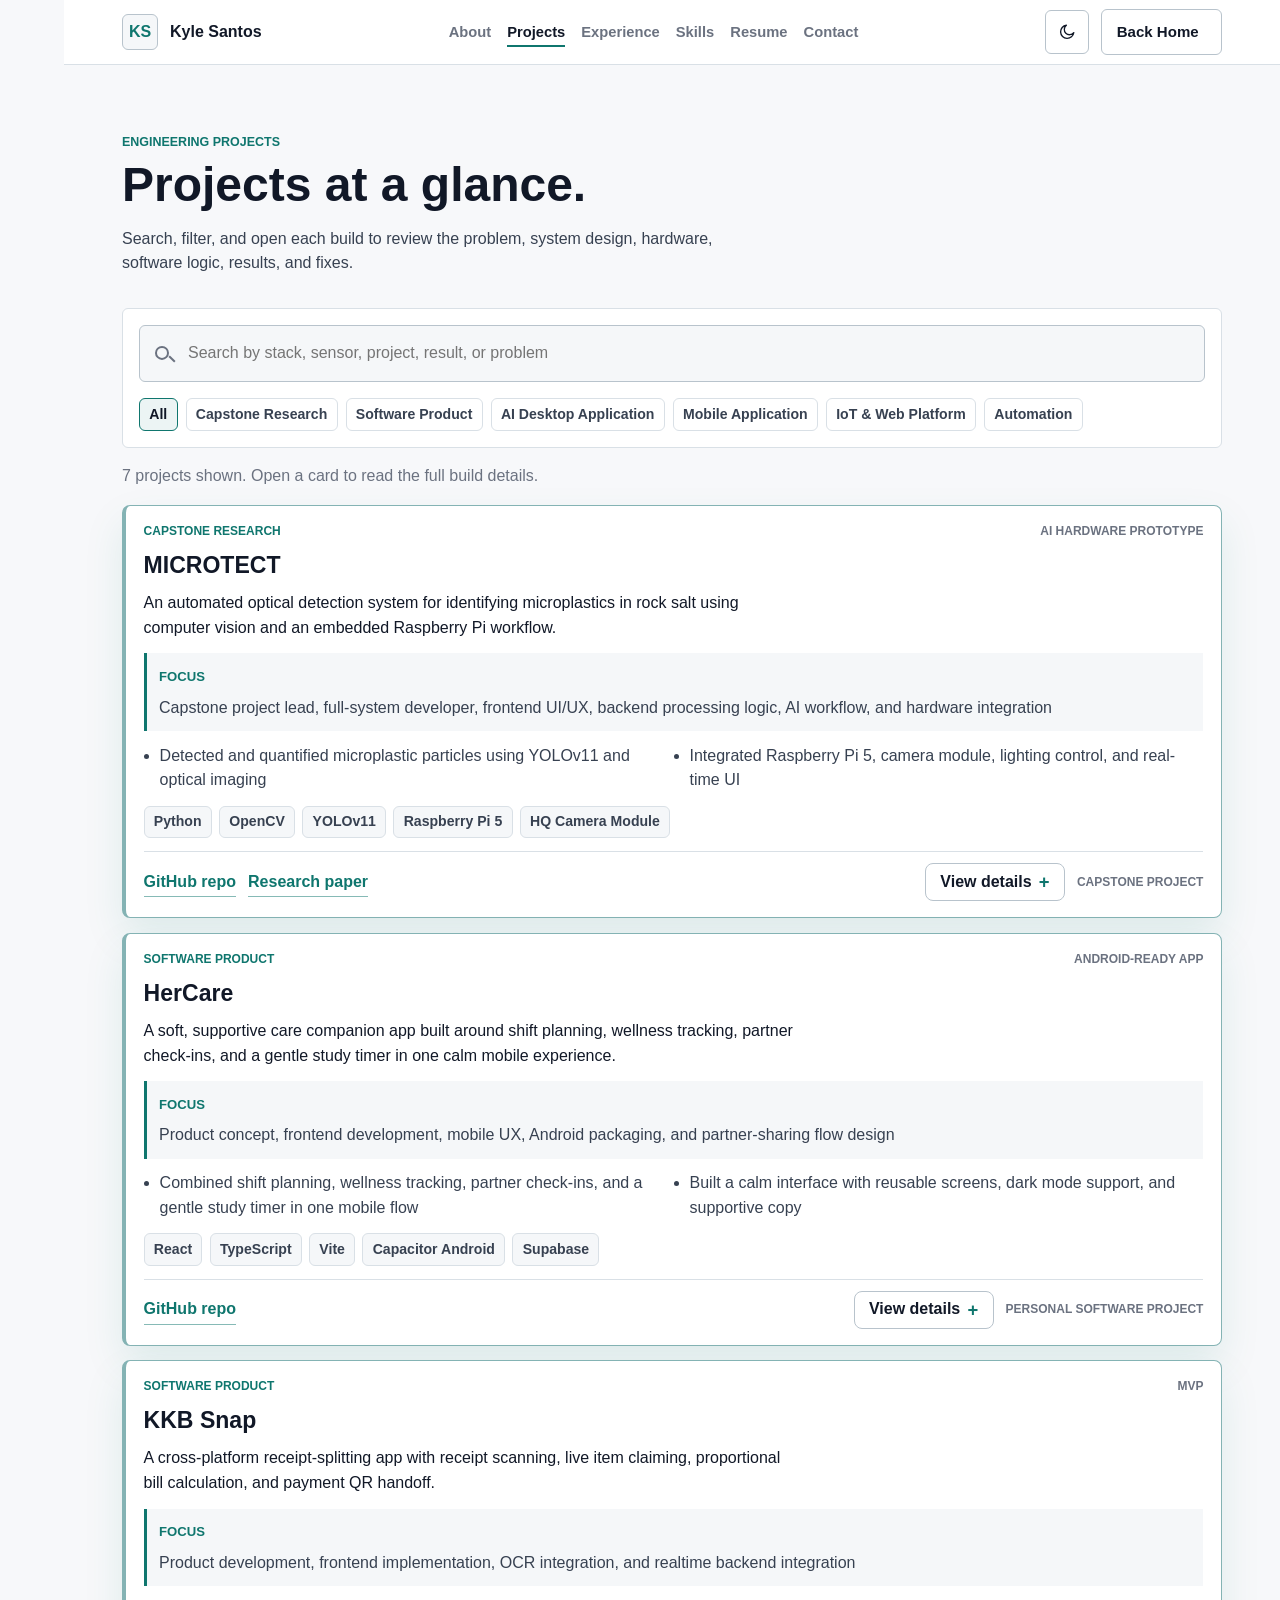
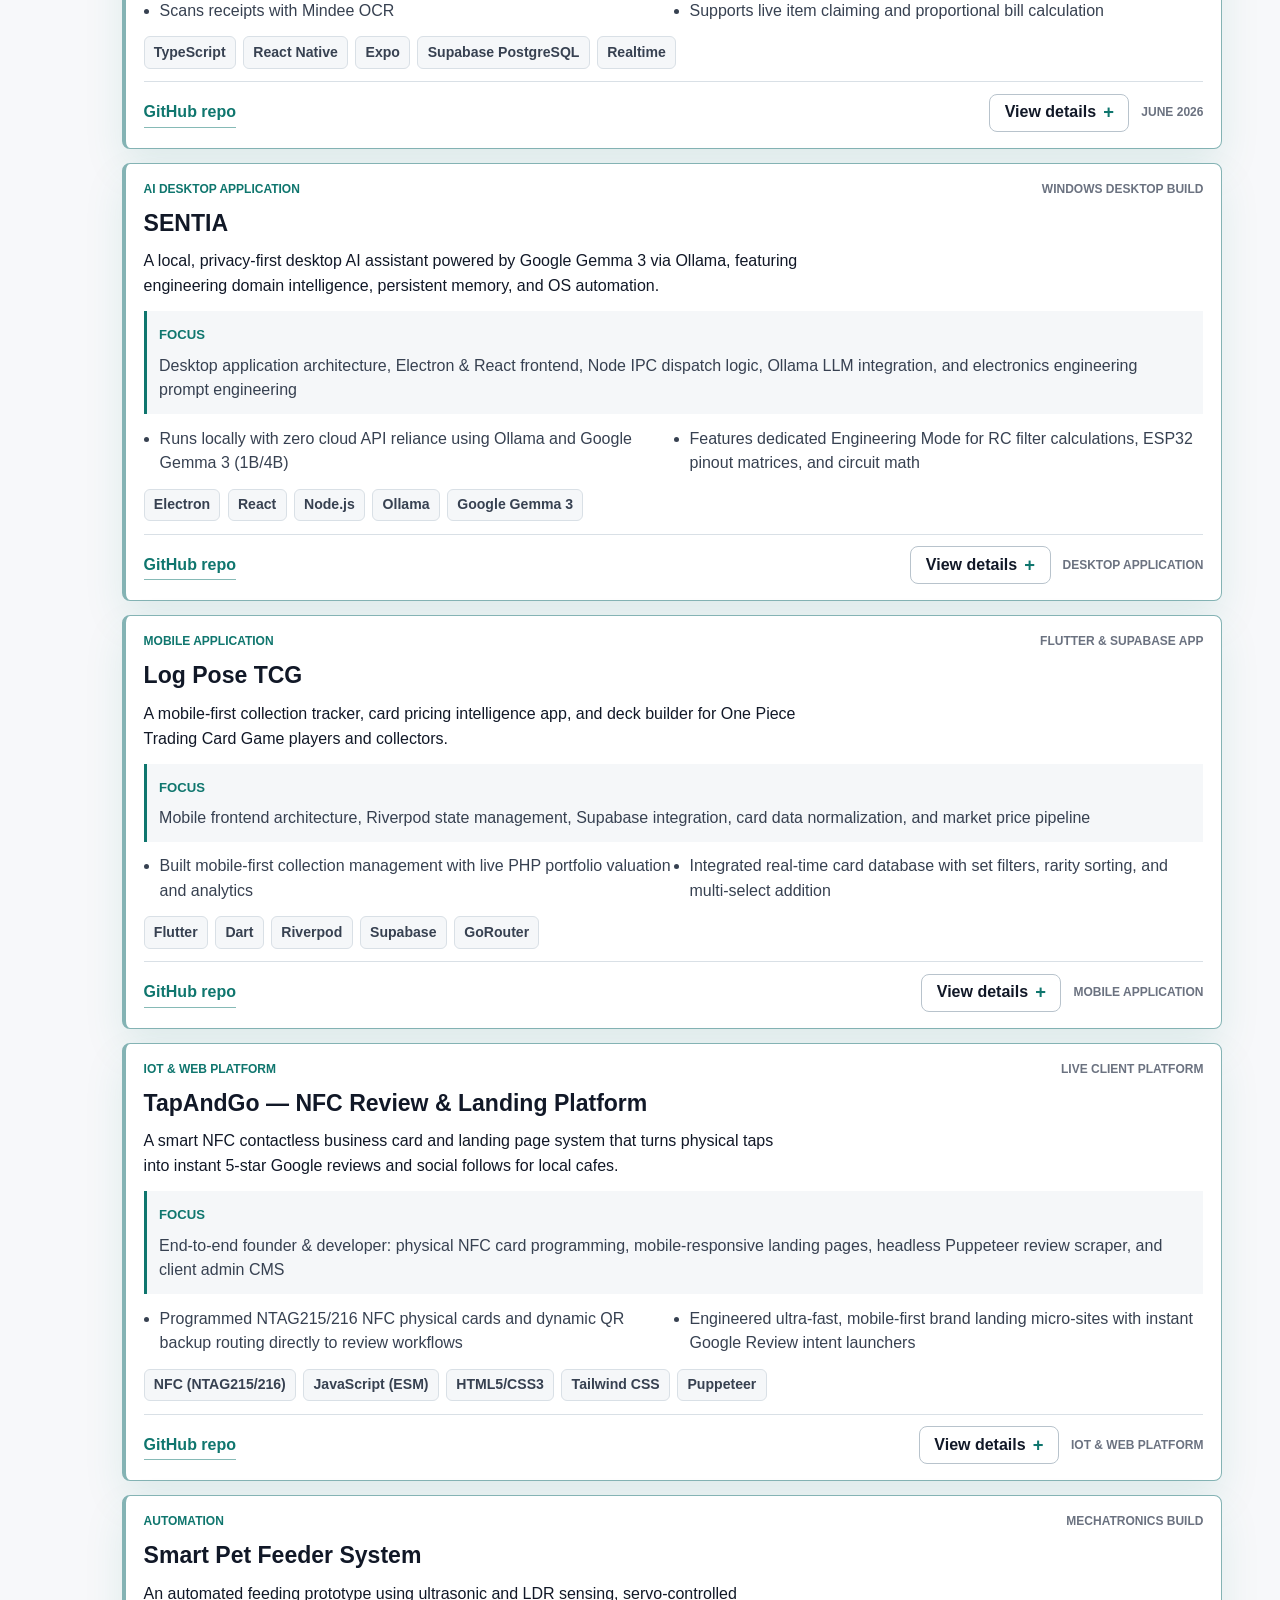
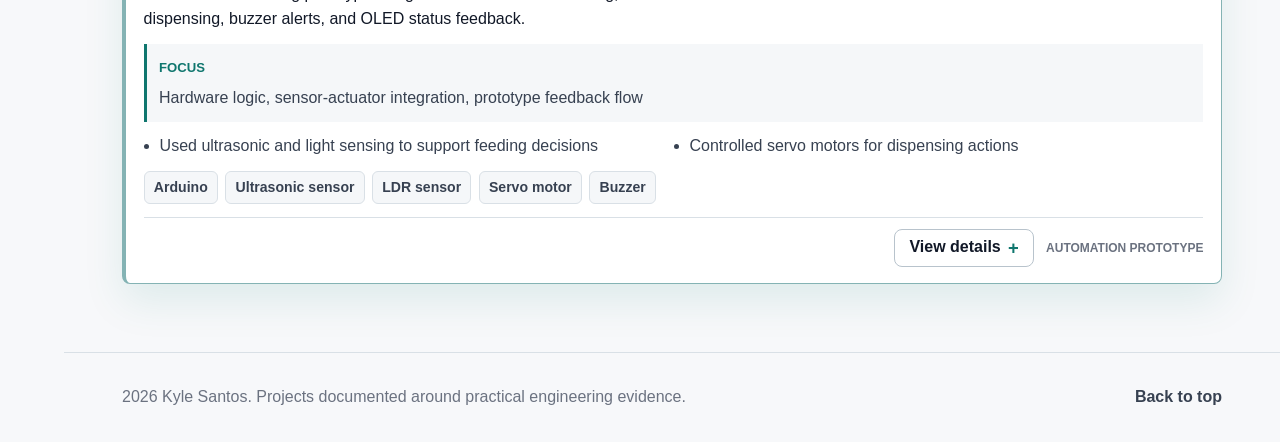
<file: projects.html>
<!DOCTYPE html>
<html lang="en">
<head>
  <meta charset="UTF-8">
  <meta name="viewport" content="width=device-width, initial-scale=1.0, viewport-fit=cover">
  <meta
    name="description"
    content="Project screen for Kyle Santos, featuring embedded systems, AI computer vision, automation, robotics, and software product work."
  >
  <!-- Security: Content Security Policy -->
  <meta http-equiv="Content-Security-Policy" content="default-src 'self'; script-src 'self' https://www.googletagmanager.com https://www.google-analytics.com; style-src 'self' https://fonts.googleapis.com; font-src 'self' https://fonts.gstatic.com; img-src 'self' data: https://www.google-analytics.com; connect-src 'self' https://www.google-analytics.com; frame-ancestors 'none'; object-src 'none';">
  <meta name="referrer" content="strict-origin-when-cross-origin">
  <title>Kyle Santos | Projects</title>
  <link rel="preconnect" href="https://fonts.googleapis.com">
  <link rel="preconnect" href="https://fonts.gstatic.com" crossorigin>
  <link href="https://fonts.googleapis.com/css2?family=IBM+Plex+Sans:wght@400;500;600;700&family=Space+Grotesk:wght@600;700&display=swap" rel="stylesheet">
  <link rel="stylesheet" href="css/styles.css">
</head>
<body class="projects-page">
  <div class="site-shell">
    <div class="scroll-progress" id="scrollProgress" aria-hidden="true"></div>

    <nav class="nav" id="navbar">
      <div class="container nav__container">
        <a href="index.html" class="nav__logo" aria-label="Kyle Santos home">
          <span class="nav__mark">KS</span>
          <span class="nav__wordmark">Kyle Santos</span>
        </a>

        <ul class="nav__links" id="navLinks">
          <li><a href="index.html#about" class="nav__link">About</a></li>
          <li><a href="#projects" class="nav__link active">Projects</a></li>
          <li><a href="index.html#experience" class="nav__link">Experience</a></li>
          <li><a href="index.html#skills" class="nav__link">Skills</a></li>
          <li><a href="index.html#resume" class="nav__link">Resume</a></li>
          <li><a href="index.html#contact" class="nav__link">Contact</a></li>
        </ul>

        <div class="nav__actions">
          <button class="theme-toggle" id="themeToggle" aria-label="Toggle theme">
            <svg class="sun-icon" xmlns="http://www.w3.org/2000/svg" fill="none" viewBox="0 0 24 24" stroke="currentColor" aria-hidden="true">
              <path stroke-linecap="round" stroke-linejoin="round" stroke-width="1.8" d="M12 3v2.25M12 18.75V21M4.22 4.22l1.6 1.6M18.18 18.18l1.6 1.6M3 12h2.25M18.75 12H21M4.22 19.78l1.6-1.6M18.18 5.82l1.6-1.6M12 16.25a4.25 4.25 0 1 0 0-8.5 4.25 4.25 0 0 0 0 8.5Z"/>
            </svg>
            <svg class="moon-icon" style="display: none;" xmlns="http://www.w3.org/2000/svg" fill="none" viewBox="0 0 24 24" stroke="currentColor" aria-hidden="true">
              <path stroke-linecap="round" stroke-linejoin="round" stroke-width="1.8" d="M21 12.8A8.8 8.8 0 1 1 11.2 3a7 7 0 1 0 9.8 9.8Z"/>
            </svg>
          </button>

          <a href="index.html" class="btn btn--ghost">Back Home</a>

          <button class="nav__mobile-toggle" id="mobileToggle" aria-label="Toggle menu">
            <span></span>
            <span></span>
            <span></span>
          </button>
        </div>
      </div>
    </nav>

    <main id="top">
      <section class="section projects projects-screen" id="projects">
        <div class="container">
          <div class="section-heading fade-in">
            <p class="section__eyebrow">Engineering projects</p>
            <h1 class="section__title">Projects at a glance.</h1>
            <p class="section__copy">
              Search, filter, and open each build to review the problem, system design, hardware,
              software logic, results, and fixes.
            </p>
          </div>

          <div class="projects__toolbar fade-in">
            <div class="projects__search">
              <label class="sr-only" for="projectSearch">Search projects</label>
              <input
                type="search"
                id="projectSearch"
                class="projects__search-input"
                placeholder="Search by stack, sensor, project, result, or problem"
                autocomplete="off"
              >
            </div>

            <div class="projects__filters" id="projectFilters" aria-label="Project filters"></div>
          </div>

          <p class="projects__meta fade-in" id="projectMeta">Loading projects...</p>

          <div class="projects__grid" id="projectsGrid"></div>

          <div class="empty-state" id="projectsEmpty" hidden>
            <h2>No projects matched that filter.</h2>
            <p>Try a broader search term or switch back to the full project list.</p>
          </div>
        </div>
      </section>
    </main>

    <footer class="footer">
      <div class="container footer__content">
        <p><span id="currentYear">2026</span> Kyle Santos. Projects documented around practical engineering evidence.</p>
        <a href="#top" class="footer__link">Back to top</a>
      </div>
    </footer>
  </div>

  <script src="js/main.js"></script>
  <script type="module" src="js/projects.mjs"></script>
</body>
</html>
</file>
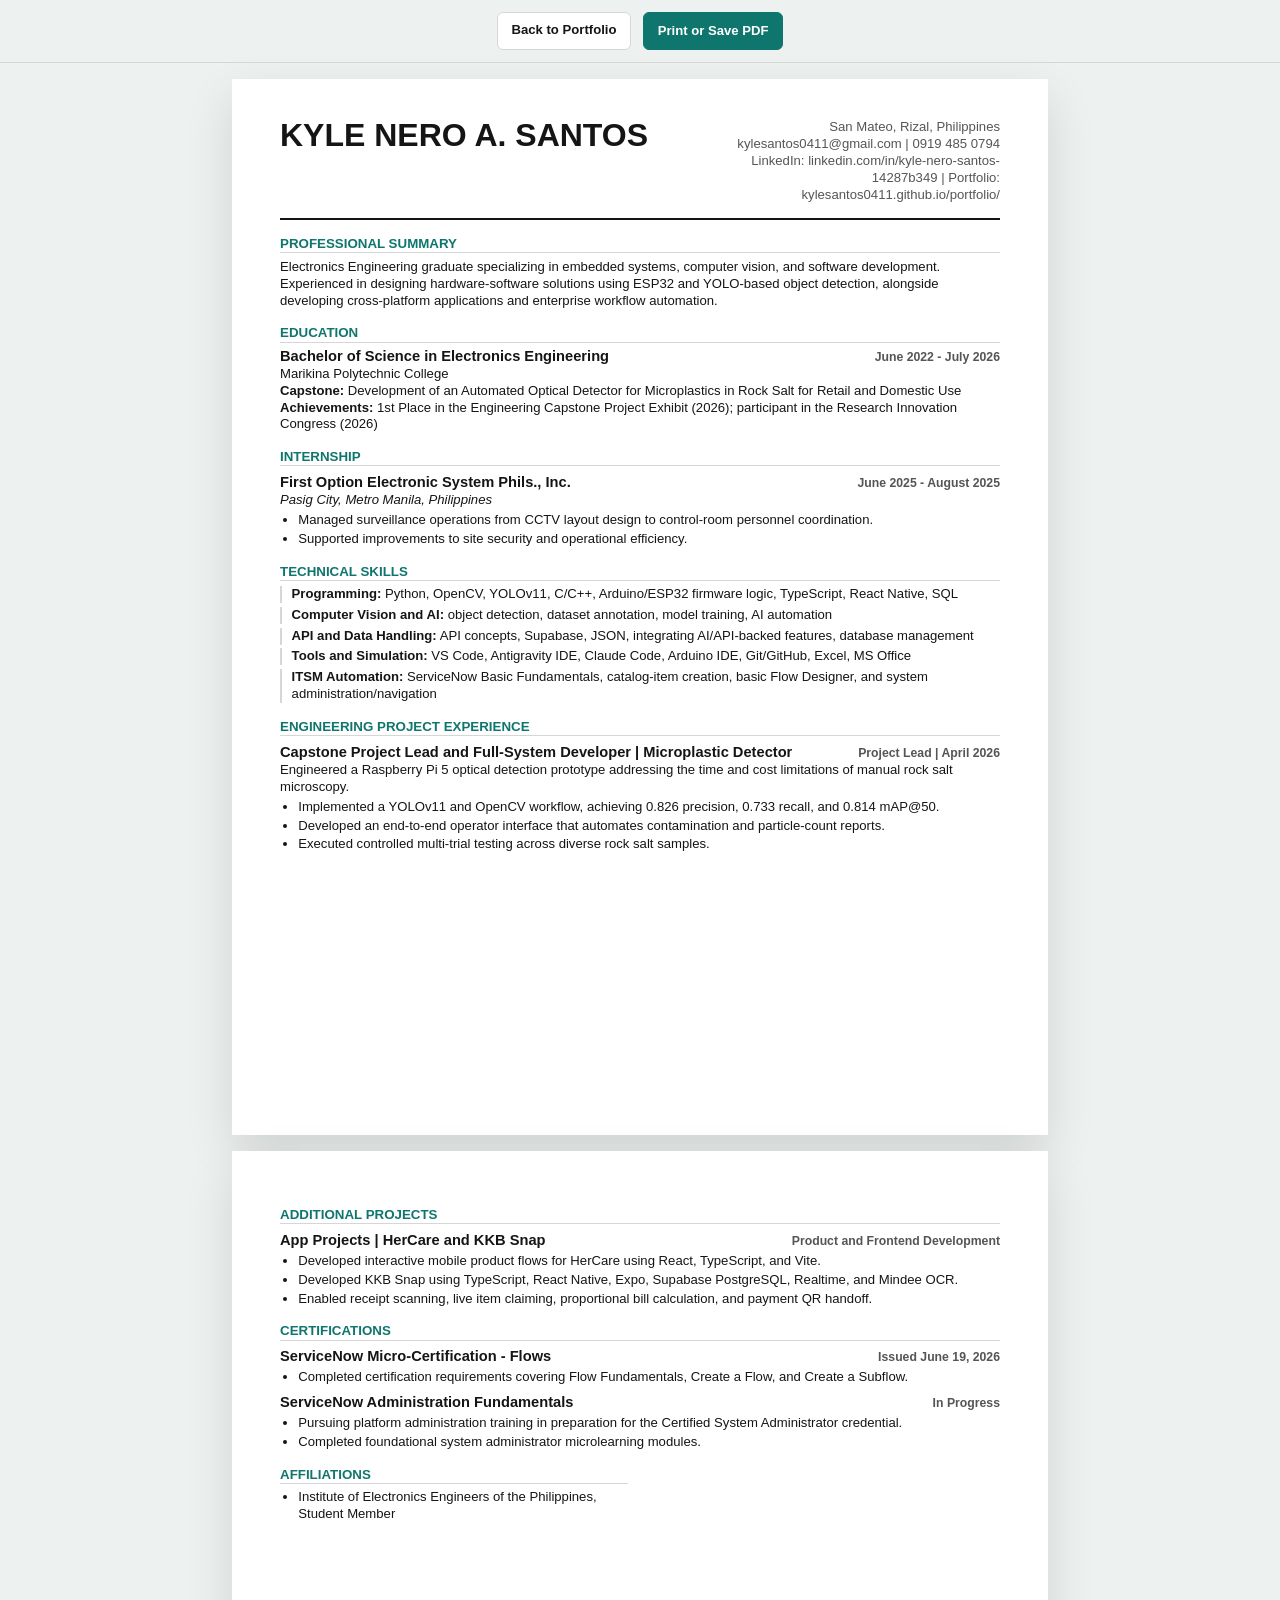
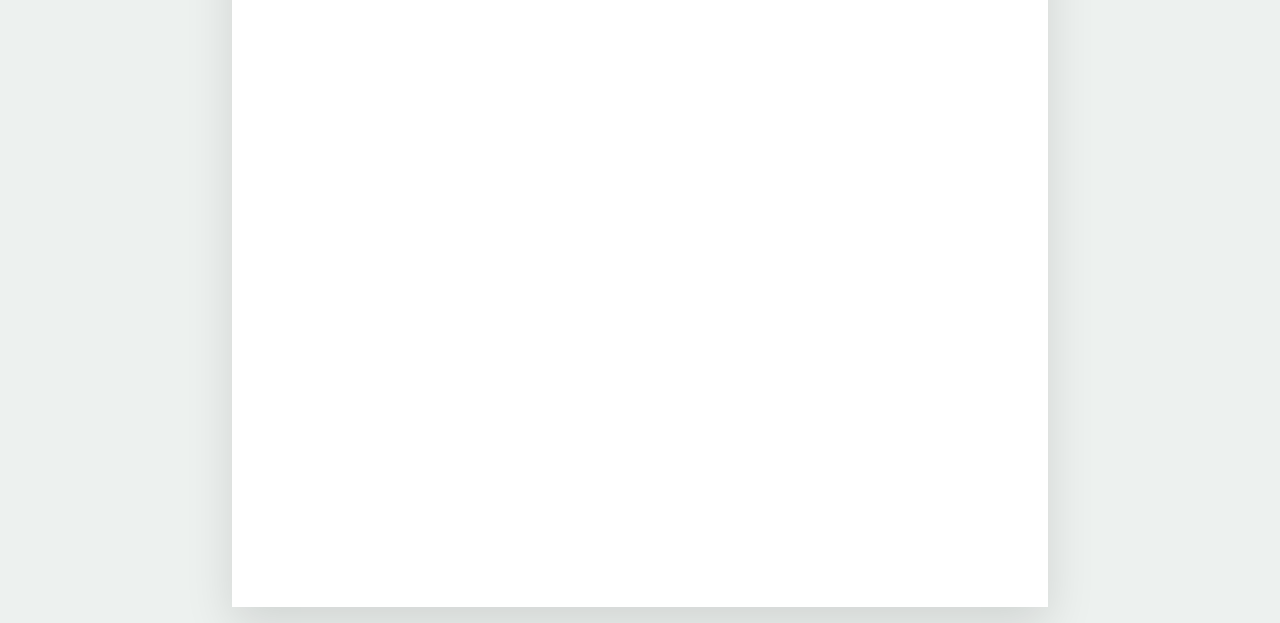
<file: resume.html>
<!DOCTYPE html>
<html lang="en">
<head>
  <meta charset="UTF-8">
  <meta name="viewport" content="width=device-width, initial-scale=1.0">
  <meta
    name="description"
    content="Resume for Kyle Nero A. Santos, Electronics Engineering graduate focused on embedded systems, computer vision, software development, and workflow automation."
  >
  <!-- Security: Content Security Policy -->
  <meta http-equiv="Content-Security-Policy" content="default-src 'self'; script-src 'self'; style-src 'self' https://fonts.googleapis.com; font-src 'self' https://fonts.gstatic.com; img-src 'self' data:; frame-ancestors 'none'; object-src 'none';">
  <meta name="referrer" content="strict-origin-when-cross-origin">
  <title>Kyle Nero A. Santos | Resume</title>
  <link rel="stylesheet" href="css/resume.css">
</head>
<body>
  <div class="resume-actions" aria-label="Resume actions">
    <a href="index.html">Back to Portfolio</a>
    <button type="button" id="printResume">Print or Save PDF</button>
  </div>

  <main class="resume-book" aria-label="Kyle Nero A. Santos resume">
    <section class="resume-page">
      <header class="resume-header">
        <div>
          <h1>Kyle Nero A. Santos</h1>
        </div>

        <address>
          San Mateo, Rizal, Philippines<br>
          <a href="mailto:kylesantos0411@gmail.com">kylesantos0411@gmail.com</a> |
          <a href="tel:+639194850794">0919 485 0794</a><br>
          LinkedIn:
          <a href="https://www.linkedin.com/in/kyle-nero-santos-14287b349/">linkedin.com/in/kyle-nero-santos-14287b349</a> |
          Portfolio: <a href="https://kylesantos0411.github.io/portfolio/">kylesantos0411.github.io/portfolio/</a>
        </address>
      </header>

      <section class="resume-section">
        <h2>Professional Summary</h2>
        <p>
          Electronics Engineering graduate specializing in embedded systems, computer vision, and
          software development. Experienced in designing hardware-software solutions using ESP32 and
          YOLO-based object detection, alongside developing cross-platform applications and enterprise
          workflow automation.
        </p>
      </section>

      <section class="resume-section">
        <h2>Education</h2>
        <div class="resume-item compact">
          <div class="item-heading">
            <h3>Bachelor of Science in Electronics Engineering</h3>
            <span>June 2022 - July 2026</span>
          </div>
          <p>Marikina Polytechnic College</p>
          <p><strong>Capstone:</strong> Development of an Automated Optical Detector for Microplastics in Rock Salt for Retail and Domestic Use</p>
          <p><strong>Achievements:</strong> 1st Place in the Engineering Capstone Project Exhibit (2026); participant in the Research Innovation Congress (2026)</p>
        </div>
      </section>

      <section class="resume-section">
        <h2>Internship</h2>
        <article class="resume-item">
          <div class="item-heading">
            <h3>First Option Electronic System Phils., Inc.</h3>
            <span>June 2025 - August 2025</span>
          </div>
          <p><em>Pasig City, Metro Manila, Philippines</em></p>
          <ul>
            <li>Managed surveillance operations from CCTV layout design to control-room personnel coordination.</li>
            <li>Supported improvements to site security and operational efficiency.</li>
          </ul>
        </article>
      </section>

      <section class="resume-section">
        <h2>Technical Skills</h2>
        <div class="skill-grid skill-grid--two">
          <p><strong>Programming:</strong> Python, OpenCV, YOLOv11, C/C++, Arduino/ESP32 firmware logic, TypeScript, React Native, SQL</p>
          <p><strong>Computer Vision and AI:</strong> object detection, dataset annotation, model training, AI automation</p>
          <p><strong>API and Data Handling:</strong> API concepts, Supabase, JSON, integrating AI/API-backed features, database management</p>
          <p><strong>Tools and Simulation:</strong> VS Code, Antigravity IDE, Claude Code, Arduino IDE, Git/GitHub, Excel, MS Office</p>
          <p><strong>ITSM Automation:</strong> ServiceNow Basic Fundamentals, catalog-item creation, basic Flow Designer, and system administration/navigation</p>
        </div>
      </section>

      <section class="resume-section">
        <h2>Engineering Project Experience</h2>
        <article class="resume-item">
          <div class="item-heading">
            <h3>Capstone Project Lead and Full-System Developer | Microplastic Detector</h3>
            <span>Project Lead | April 2026</span>
          </div>
          <p>
            Engineered a Raspberry Pi 5 optical detection prototype addressing the time and cost
            limitations of manual rock salt microscopy.
          </p>
          <ul>
            <li>Implemented a YOLOv11 and OpenCV workflow, achieving 0.826 precision, 0.733 recall, and 0.814 mAP@50.</li>
            <li>Developed an end-to-end operator interface that automates contamination and particle-count reports.</li>
            <li>Executed controlled multi-trial testing across diverse rock salt samples.</li>
          </ul>
        </article>
      </section>

    </section>

    <section class="resume-page">
      <section class="resume-section">
        <h2>Additional Projects</h2>

        <article class="resume-item">
          <div class="item-heading">
            <h3>App Projects | HerCare and KKB Snap</h3>
            <span>Product and Frontend Development</span>
          </div>
          <ul>
            <li>Developed interactive mobile product flows for HerCare using React, TypeScript, and Vite.</li>
            <li>Developed KKB Snap using TypeScript, React Native, Expo, Supabase PostgreSQL, Realtime, and Mindee OCR.</li>
            <li>Enabled receipt scanning, live item claiming, proportional bill calculation, and payment QR handoff.</li>
          </ul>
        </article>
      </section>

      <section class="resume-section">
        <h2>Certifications</h2>
        <div class="resume-item">
          <div class="item-heading">
            <h3>ServiceNow Micro-Certification - Flows</h3>
            <span>Issued June 19, 2026</span>
          </div>
          <ul>
            <li>Completed certification requirements covering Flow Fundamentals, Create a Flow, and Create a Subflow.</li>
          </ul>
        </div>
        <div class="resume-item">
          <div class="item-heading">
            <h3>ServiceNow Administration Fundamentals</h3>
            <span>In Progress</span>
          </div>
        <ul>
          <li>Pursuing platform administration training in preparation for the Certified System Administrator credential.</li>
          <li>Completed foundational system administrator microlearning modules.</li>
        </ul>
        </div>
      </section>

      <section class="resume-section split">
        <div>
          <h2>Affiliations</h2>
          <ul>
            <li>Institute of Electronics Engineers of the Philippines, Student Member</li>
          </ul>
        </div>

      </section>
    </section>
  </main>

  <script>
    document.getElementById("printResume").addEventListener("click", function () {
      window.print();
    });
  </script>
</body>
</html>
</file>
<file: css/styles.css>
:root {
  --font-display: "Space Grotesk", sans-serif;
  --font-body: "IBM Plex Sans", sans-serif;

  --space-1: 0.25rem;
  --space-2: 0.5rem;
  --space-3: 0.75rem;
  --space-4: 1rem;
  --space-5: 1.5rem;
  --space-6: 2rem;
  --space-7: 3rem;
  --space-8: 4rem;
  --space-9: 6rem;

  --radius-card: 8px;
  --radius-control: 999px;
  --shadow-soft: 0 24px 70px rgba(0, 0, 0, 0.22);
  --shadow-card: 0 18px 44px rgba(0, 0, 0, 0.18);
  --transition-fast: 180ms ease;
  --transition-base: 280ms ease;

  --container: 1180px;
}

[data-theme="dark"] {
  --bg-0: #10110f;
  --bg-1: #151815;
  --bg-2: #1f241f;
  --bg-3: #2b312b;
  --panel: rgba(19, 23, 20, 0.86);
  --panel-strong: rgba(22, 27, 23, 0.98);
  --text-0: #f7f4ee;
  --text-1: #d7d2c8;
  --text-2: #9f9a90;
  --line: rgba(247, 244, 238, 0.12);
  --line-strong: rgba(247, 244, 238, 0.24);
  --accent: #e45d3f;
  --accent-soft: rgba(228, 93, 63, 0.14);
  --signal: #45c6a6;
  --signal-soft: rgba(69, 198, 166, 0.14);
  --cobalt: #7890ff;
  --warning: #d6ad4f;
  --field: rgba(247, 244, 238, 0.04);
}

[data-theme="light"] {
  --bg-0: #f6f7f2;
  --bg-1: #ffffff;
  --bg-2: #e9ede7;
  --bg-3: #dfe5dc;
  --panel: rgba(255, 255, 255, 0.9);
  --panel-strong: rgba(255, 255, 255, 0.98);
  --text-0: #171916;
  --text-1: #444940;
  --text-2: #687062;
  --line: rgba(23, 25, 22, 0.12);
  --line-strong: rgba(23, 25, 22, 0.24);
  --accent: #d9492d;
  --accent-soft: rgba(217, 73, 45, 0.13);
  --signal: #087d68;
  --signal-soft: rgba(8, 125, 104, 0.12);
  --cobalt: #365eff;
  --warning: #9b6f16;
  --field: rgba(23, 25, 22, 0.04);
  --shadow-soft: 0 22px 60px rgba(23, 25, 22, 0.12);
  --shadow-card: 0 16px 36px rgba(23, 25, 22, 0.1);
}

*,
*::before,
*::after {
  box-sizing: border-box;
}

html {
  scroll-behavior: smooth;
  background: var(--bg-0);
}

body {
  margin: 0;
  min-height: 100vh;
  font-family: var(--font-body);
  background:
    repeating-linear-gradient(
      90deg,
      transparent 0,
      transparent 38px,
      var(--line) 39px,
      transparent 40px
    ),
    linear-gradient(180deg, var(--bg-0) 0%, var(--bg-1) 48%, var(--bg-0) 100%);
  color: var(--text-0);
  line-height: 1.65;
  overflow-x: hidden;
}

body::before {
  content: "";
  position: fixed;
  inset: 0;
  background:
    linear-gradient(115deg, transparent 0%, rgba(228, 93, 63, 0.08) 30%, transparent 31%),
    linear-gradient(245deg, transparent 0%, rgba(69, 198, 166, 0.08) 62%, transparent 63%);
  pointer-events: none;
  z-index: -2;
}

body::after {
  content: "";
  position: fixed;
  inset: 0;
  background-image:
    linear-gradient(var(--line) 1px, transparent 1px),
    linear-gradient(90deg, var(--line) 1px, transparent 1px);
  background-size: 72px 72px;
  opacity: 0.18;
  pointer-events: none;
  z-index: -1;
}

img {
  max-width: 100%;
  display: block;
}

a {
  color: inherit;
  text-decoration: none;
}

button,
input {
  font: inherit;
}

button {
  cursor: pointer;
}

:focus-visible {
  outline: 3px solid var(--signal);
  outline-offset: 3px;
}

.container {
  width: min(100% - 2rem, var(--container));
  margin: 0 auto;
}

.site-shell {
  position: relative;
}

.scroll-progress {
  position: fixed;
  top: 0;
  left: 0;
  z-index: 60;
  width: 0%;
  height: 3px;
  background: linear-gradient(90deg, var(--accent), var(--signal), var(--cobalt));
  transform-origin: left;
}

.section {
  position: relative;
  padding: var(--space-9) 0;
}

.section-heading {
  max-width: 820px;
  margin-bottom: var(--space-7);
}

.section__eyebrow {
  margin: 0 0 var(--space-3);
  color: var(--signal);
  font-family: var(--font-display);
  font-size: 0.9rem;
  font-weight: 700;
  text-transform: uppercase;
  letter-spacing: 0;
}

.section__title {
  margin: 0;
  max-width: 18ch;
  font-family: var(--font-display);
  font-size: 3.5rem;
  line-height: 1.02;
  letter-spacing: 0;
}

.section__copy {
  margin: var(--space-4) 0 0;
  max-width: 66ch;
  color: var(--text-1);
  font-size: 1.06rem;
  overflow-wrap: anywhere;
}

.panel,
.project-card__frame,
.electronics__item,
.contact-card,
.research__model,
.research__artifact,
.experience-card,
.skill-matrix,
.resume__facts,
.empty-state {
  background: var(--panel);
  border: 1px solid var(--line);
  border-radius: var(--radius-card);
  box-shadow: var(--shadow-card);
  backdrop-filter: blur(18px);
}

.panel,
.project-card__frame,
.electronics__item,
.contact-card,
.research__model,
.research__artifact,
.experience-card,
.resume__facts {
  transition:
    transform var(--transition-base),
    border-color var(--transition-base),
    background-color var(--transition-base),
    box-shadow var(--transition-base);
}

.panel:hover,
.project-card__frame:hover,
.electronics__item:hover,
.contact-card:hover,
.research__model:hover,
.research__artifact:hover,
.experience-card:hover,
.resume__facts:hover {
  transform: translateY(-3px);
  border-color: var(--line-strong);
  box-shadow: var(--shadow-soft);
}

.btn {
  display: inline-flex;
  align-items: center;
  justify-content: center;
  gap: var(--space-2);
  min-height: 48px;
  padding: 0.8rem 1.18rem;
  border: 1px solid transparent;
  border-radius: var(--radius-control);
  font-weight: 700;
  transition:
    transform var(--transition-fast),
    border-color var(--transition-fast),
    background-color var(--transition-fast),
    color var(--transition-fast);
}

.btn::after {
  content: ">";
  font-family: var(--font-display);
  line-height: 1;
}

.btn:hover {
  transform: translateY(-2px);
}

.btn--primary {
  background: var(--accent);
  color: #fffaf6;
}

.btn--primary:hover {
  background: #f06c50;
}

.btn--secondary {
  background: var(--field);
  color: var(--text-0);
  border-color: var(--line-strong);
}

.btn--secondary:hover,
.btn--ghost:hover {
  border-color: var(--signal);
  color: var(--signal);
}

.btn--ghost {
  background: transparent;
  color: var(--text-1);
  border-color: var(--line);
}

.nav {
  position: sticky;
  top: 0;
  z-index: 50;
  border-bottom: 1px solid transparent;
  transition:
    background-color var(--transition-base),
    border-color var(--transition-base),
    box-shadow var(--transition-base);
}

.nav--scrolled {
  background: rgba(16, 17, 15, 0.86);
  border-color: var(--line);
  box-shadow: 0 14px 40px rgba(0, 0, 0, 0.18);
  backdrop-filter: blur(18px);
}

[data-theme="light"] .nav--scrolled {
  background: rgba(246, 247, 242, 0.9);
}

.nav__container {
  display: flex;
  align-items: center;
  justify-content: space-between;
  gap: var(--space-5);
  min-height: 78px;
}

.nav__logo {
  display: inline-flex;
  align-items: center;
  gap: var(--space-3);
  font-family: var(--font-display);
  font-weight: 700;
}

.nav__mark {
  display: inline-grid;
  place-items: center;
  width: 42px;
  height: 42px;
  border: 1px solid var(--line-strong);
  border-radius: var(--radius-card);
  background:
    linear-gradient(135deg, var(--accent-soft), transparent),
    var(--panel);
  color: var(--accent);
}

.nav__wordmark {
  color: var(--text-0);
}

.nav__links {
  display: flex;
  align-items: center;
  gap: var(--space-4);
  list-style: none;
  margin: 0;
  padding: 0;
}

.nav__link {
  position: relative;
  color: var(--text-1);
  font-weight: 600;
  padding: 0.25rem 0;
}

.nav__link::after {
  content: "";
  position: absolute;
  left: 0;
  bottom: -0.2rem;
  width: 100%;
  height: 2px;
  transform: scaleX(0);
  transform-origin: left;
  background: var(--signal);
  transition: transform var(--transition-fast);
}

.nav__link:hover,
.nav__link.active {
  color: var(--text-0);
}

.nav__link:hover::after,
.nav__link.active::after {
  transform: scaleX(1);
}

.nav__actions {
  display: flex;
  align-items: center;
  gap: var(--space-3);
}

.theme-toggle,
.nav__mobile-toggle {
  width: 44px;
  height: 44px;
  display: inline-flex;
  align-items: center;
  justify-content: center;
  border: 1px solid var(--line-strong);
  border-radius: var(--radius-control);
  background: var(--panel);
  color: var(--text-0);
}

.theme-toggle svg {
  width: 18px;
  height: 18px;
}

.nav__mobile-toggle {
  display: none;
  flex-direction: column;
  gap: 5px;
}

.nav__mobile-toggle span {
  width: 18px;
  height: 2px;
  background: var(--text-0);
  transition: transform var(--transition-fast), opacity var(--transition-fast);
}

.nav__mobile-toggle.active span:nth-child(1) {
  transform: translateY(7px) rotate(45deg);
}

.nav__mobile-toggle.active span:nth-child(2) {
  opacity: 0;
}

.nav__mobile-toggle.active span:nth-child(3) {
  transform: translateY(-7px) rotate(-45deg);
}

.hero {
  min-height: auto;
  display: flex;
  align-items: center;
  padding: var(--space-7) 0 var(--space-5);
  overflow: hidden;
}

.hero__trace {
  position: absolute;
  inset: 0;
  overflow: hidden;
  padding: 8rem 0 0 52%;
  font-family: var(--font-display);
  font-size: 0.82rem;
  line-height: 1.8;
  color: var(--signal);
  opacity: 0.11;
  pointer-events: none;
  user-select: none;
  mask-image: linear-gradient(90deg, transparent 0%, #000 30%, #000 72%, transparent 100%);
}

.hero__grid {
  position: relative;
  z-index: 1;
  display: grid;
  grid-template-columns: minmax(0, 1fr) minmax(360px, 430px);
  gap: var(--space-7);
  align-items: center;
}

.hero__content {
  min-width: 0;
}

.hero__title {
  margin: 0;
  font-family: var(--font-display);
  font-size: 6rem;
  line-height: 0.92;
  text-transform: uppercase;
  letter-spacing: 0;
}

.hero__headline {
  margin: var(--space-4) 0 0;
  max-width: 20ch;
  color: var(--text-0);
  font-family: var(--font-display);
  font-size: 2rem;
  line-height: 1.1;
}

.hero__lede {
  max-width: 64ch;
  margin: var(--space-5) 0 0;
  color: var(--text-1);
  font-size: 1.1rem;
  overflow-wrap: anywhere;
}

.hero__signal {
  display: inline-flex;
  flex-wrap: wrap;
  gap: var(--space-2);
  align-items: center;
  max-width: 100%;
  margin-top: var(--space-6);
  padding: 0.88rem 1rem;
  background: var(--panel-strong);
  border: 1px solid var(--line);
  border-radius: var(--radius-card);
  box-shadow: var(--shadow-card);
}

.hero__prompt {
  color: var(--accent);
  font-family: var(--font-display);
  font-weight: 700;
}

.typing-cursor {
  width: 9px;
  height: 22px;
  background: var(--signal);
  border-radius: var(--radius-control);
  animation: blink 1s steps(2, start) infinite;
}

@keyframes blink {
  50% {
    opacity: 0;
  }
}

.hero__actions,
.hero__social,
.contact__actions {
  display: flex;
  flex-wrap: wrap;
  gap: var(--space-3);
  margin-top: var(--space-6);
}

.hero__quick {
  display: grid;
  grid-template-columns: repeat(4, minmax(0, 1fr));
  gap: var(--space-4);
  margin: var(--space-7) 0 0;
  padding: var(--space-4) 0 0;
  border-top: 1px solid var(--line);
}

.hero__quick div {
  min-width: 0;
}

.hero__quick dt,
.project-card__category,
.project-card__status,
.project-card__updated,
.contact-card__label,
.profile__panel-label,
.system-card__label,
.research__label,
.research__artifact-kicker,
.experience-card__date,
.skill-column span,
.resume__label,
.resume__facts span,
.hero-stat span,
.portrait-card__topline,
.portrait-card__status {
  color: var(--text-2);
  font-family: var(--font-display);
  font-size: 0.84rem;
  font-weight: 700;
  text-transform: uppercase;
  letter-spacing: 0;
}

.hero__quick dd {
  margin: 0.3rem 0 0;
  color: var(--text-1);
  overflow-wrap: anywhere;
}

.hero__quick a {
  color: var(--signal);
}

.hero__visual {
  position: relative;
  min-width: 0;
}

.portrait-card {
  --mx: 50%;
  --my: 38%;
  position: relative;
  display: grid;
  gap: var(--space-4);
  padding: var(--space-4);
  background:
    linear-gradient(120deg, rgba(228, 93, 63, 0.12), transparent 28%),
    linear-gradient(245deg, rgba(69, 198, 166, 0.13), transparent 44%),
    linear-gradient(180deg, var(--panel-strong), var(--panel));
  border: 1px solid var(--line-strong);
  border-radius: var(--radius-card);
  box-shadow: var(--shadow-soft);
  overflow: hidden;
  animation: panelFloat 7s ease-in-out infinite;
}

.portrait-card::before {
  content: "";
  position: absolute;
  inset: 0;
  background:
    linear-gradient(90deg, transparent, rgba(247, 244, 238, 0.08), transparent),
    linear-gradient(180deg, transparent 0, transparent 50%, rgba(247, 244, 238, 0.04) 51%, transparent 52%);
  background-size: 180% 100%, 100% 18px;
  opacity: 0.75;
  pointer-events: none;
  animation: circuitSheen 6s linear infinite;
}

.portrait-card__topline,
.portrait-card__body,
.hero__stats {
  position: relative;
  z-index: 1;
}

.portrait-card__topline {
  display: flex;
  align-items: center;
  justify-content: space-between;
  gap: var(--space-3);
}

.portrait-card__media {
  position: relative;
  z-index: 1;
  aspect-ratio: 16 / 9;
  overflow: hidden;
  border-radius: var(--radius-card);
  border: 1px solid var(--line);
  background:
    linear-gradient(135deg, rgba(120, 144, 255, 0.18), transparent),
    var(--bg-2);
}

.portrait-card__media img {
  width: 100%;
  height: 100%;
  object-fit: cover;
  filter: saturate(0.82) contrast(1.06);
}

.portrait-card__media--product {
  aspect-ratio: 4 / 5;
  display: grid;
  place-items: center;
  background:
    radial-gradient(circle at 54% 45%, rgba(69, 198, 166, 0.18), transparent 42%),
    linear-gradient(135deg, rgba(120, 144, 255, 0.16), transparent),
    var(--bg-2);
}

.portrait-card__media--product img {
  width: 100%;
  height: 100%;
  object-fit: contain;
  padding: var(--space-3);
  filter: drop-shadow(0 28px 34px rgba(0, 0, 0, 0.34));
}

.portrait-card__scan {
  position: absolute;
  inset: 0;
  background: linear-gradient(180deg, transparent 0%, rgba(69, 198, 166, 0.2) 46%, transparent 54%);
  transform: translateY(-100%);
  animation: scanline 4.8s ease-in-out infinite;
  pointer-events: none;
}

.portrait-card__body {
  display: grid;
  gap: var(--space-3);
}

.portrait-card__status {
  display: inline-flex;
  width: fit-content;
  padding: 0.25rem 0.6rem;
  border: 1px solid var(--line);
  border-radius: var(--radius-control);
  color: var(--signal);
  background: var(--signal-soft);
}

.portrait-card__body h2 {
  margin: 0;
  max-width: 14ch;
  font-family: var(--font-display);
  font-size: 1.85rem;
  line-height: 1.02;
  letter-spacing: 0;
}

.portrait-card__body p {
  margin: 0;
  color: var(--text-1);
}

.hero__stats {
  list-style: none;
  display: grid;
  grid-template-columns: repeat(2, minmax(0, 1fr));
  gap: var(--space-3);
  margin: 0;
  padding: 0;
}

.hero-stat {
  min-height: 68px;
  padding: var(--space-3);
  border: 1px solid var(--line);
  border-radius: var(--radius-card);
  background: rgba(255, 255, 255, 0.03);
}

.hero-stat strong {
  display: block;
  margin-bottom: var(--space-2);
  color: var(--text-0);
  font-family: var(--font-display);
  font-size: 1.7rem;
  line-height: 1;
}

.profile__grid,
.contact__grid {
  display: grid;
  grid-template-columns: minmax(0, 1.05fr) minmax(340px, 0.95fr);
  gap: var(--space-6);
}

.profile {
  padding-top: var(--space-6);
}

.profile__story,
.profile__panel,
.system-card,
.contact-card {
  padding: var(--space-6);
}

.profile__story p {
  margin: 0;
  color: var(--text-1);
  font-size: 1.05rem;
}

.profile__story p + p {
  margin-top: var(--space-4);
}

.profile__tags,
.project-card__tags {
  display: flex;
  flex-wrap: wrap;
  gap: 0.65rem;
  margin-top: var(--space-5);
}

.skill-tag,
.tech-tag,
.filter-chip {
  display: inline-flex;
  align-items: center;
  justify-content: center;
  min-height: 34px;
  padding: 0.35rem 0.78rem;
  border: 1px solid var(--line);
  border-radius: var(--radius-control);
  background: var(--field);
  color: var(--text-1);
  font-weight: 600;
}

.profile__board,
.contact__panel {
  display: grid;
  gap: var(--space-4);
}

.profile__list {
  margin: var(--space-4) 0 0;
  padding-left: 1.15rem;
  color: var(--text-1);
}

.profile__list li + li {
  margin-top: 0.65rem;
}

.profile__panel-label,
.system-card__label {
  color: var(--signal);
}

.projects {
  background:
    linear-gradient(180deg, transparent 0%, rgba(69, 198, 166, 0.035) 45%, transparent 100%);
}

.projects__toolbar {
  display: flex;
  flex-wrap: wrap;
  align-items: center;
  justify-content: space-between;
  gap: var(--space-4);
  margin-bottom: var(--space-4);
}

.projects__search {
  position: relative;
  flex: 1 1 320px;
}

.projects__search::before {
  content: "";
  position: absolute;
  left: 1rem;
  top: 50%;
  width: 14px;
  height: 14px;
  border: 2px solid var(--text-2);
  border-radius: 50%;
  transform: translateY(-58%);
  pointer-events: none;
}

.projects__search::after {
  content: "";
  position: absolute;
  left: 1.82rem;
  top: calc(50% + 0.28rem);
  width: 8px;
  height: 2px;
  background: var(--text-2);
  transform: rotate(45deg);
  pointer-events: none;
}

.projects__search-input,
.electronics__search-input {
  width: 100%;
  min-height: 56px;
  padding: 0.95rem 1rem 0.95rem 3rem;
  border: 1px solid var(--line-strong);
  border-radius: var(--radius-card);
  background: var(--panel-strong);
  color: var(--text-0);
  outline: none;
  transition:
    border-color var(--transition-fast),
    box-shadow var(--transition-fast),
    background-color var(--transition-fast);
}

.projects__search-input:focus,
.electronics__search-input:focus {
  border-color: var(--signal);
  box-shadow: 0 0 0 3px var(--signal-soft);
}

.projects__filters {
  display: flex;
  flex-wrap: wrap;
  gap: var(--space-2);
}

.filter-chip {
  min-height: 40px;
  background: var(--panel);
  color: var(--text-1);
}

.filter-chip.is-active,
.filter-chip:hover {
  border-color: var(--accent);
  color: var(--text-0);
  background: var(--accent-soft);
}

.projects__meta {
  margin: 0 0 var(--space-5);
  color: var(--text-2);
}

.projects__grid {
  display: grid;
  gap: var(--space-5);
}

.project-card {
  position: relative;
}

.project-card__frame {
  display: grid;
  grid-template-columns: minmax(250px, 0.72fr) minmax(0, 1fr);
  min-height: 100%;
  overflow: hidden;
}

.project-card__visual {
  position: relative;
  min-height: 320px;
  display: flex;
  flex-direction: column;
  justify-content: space-between;
  padding: var(--space-5);
  border-right: 1px solid var(--line);
  background:
    repeating-linear-gradient(0deg, transparent 0, transparent 17px, rgba(247, 244, 238, 0.08) 18px),
    linear-gradient(135deg, var(--accent-soft), transparent 58%),
    var(--bg-2);
  overflow: hidden;
}

.project-card__visual::after {
  content: "";
  position: absolute;
  inset: auto 0 0;
  height: 4px;
  background: linear-gradient(90deg, var(--accent), var(--signal), var(--cobalt));
}

.project-card__visual[data-kind="care"] {
  background:
    repeating-linear-gradient(90deg, transparent 0, transparent 21px, rgba(247, 244, 238, 0.08) 22px),
    linear-gradient(135deg, rgba(228, 93, 63, 0.16), transparent 52%),
    linear-gradient(225deg, rgba(69, 198, 166, 0.18), transparent 58%),
    var(--bg-2);
}

.project-card__visual[data-kind="vision"] {
  background:
    repeating-linear-gradient(0deg, transparent 0, transparent 15px, rgba(69, 198, 166, 0.11) 16px),
    linear-gradient(135deg, rgba(69, 198, 166, 0.22), transparent 60%),
    var(--bg-2);
}

.project-card__visual[data-kind="embedded"] {
  background:
    repeating-linear-gradient(90deg, transparent 0, transparent 19px, rgba(69, 198, 166, 0.1) 20px),
    linear-gradient(135deg, rgba(69, 198, 166, 0.18), transparent 54%),
    linear-gradient(225deg, rgba(214, 173, 79, 0.15), transparent 58%),
    var(--bg-2);
}

.project-card__visual[data-kind="automation"] {
  background:
    repeating-linear-gradient(45deg, transparent 0, transparent 18px, rgba(228, 93, 63, 0.11) 19px),
    linear-gradient(135deg, rgba(228, 93, 63, 0.16), transparent 56%),
    var(--bg-2);
}

.project-card__visual[data-kind="robotics"] {
  background:
    repeating-linear-gradient(0deg, transparent 0, transparent 16px, rgba(120, 144, 255, 0.12) 17px),
    linear-gradient(135deg, rgba(120, 144, 255, 0.18), transparent 60%),
    var(--bg-2);
}

.project-card__visual[data-kind="networking"] {
  background:
    repeating-linear-gradient(135deg, transparent 0, transparent 16px, rgba(214, 173, 79, 0.13) 17px),
    linear-gradient(135deg, rgba(214, 173, 79, 0.16), transparent 60%),
    var(--bg-2);
}

.project-card__visual[data-kind="portfolio"] {
  background:
    repeating-linear-gradient(135deg, transparent 0, transparent 18px, rgba(120, 144, 255, 0.12) 19px),
    linear-gradient(135deg, rgba(120, 144, 255, 0.18), transparent 62%),
    var(--bg-2);
}

.project-card__visual[data-kind="play"] {
  background:
    repeating-linear-gradient(45deg, transparent 0, transparent 16px, rgba(214, 173, 79, 0.13) 17px),
    linear-gradient(135deg, rgba(214, 173, 79, 0.18), transparent 62%),
    var(--bg-2);
}

.project-card__visual-top,
.project-card__meta-row,
.project-card__footer {
  display: flex;
  align-items: center;
  justify-content: space-between;
  flex-wrap: wrap;
  gap: var(--space-3);
}

.project-card__serial {
  position: relative;
  z-index: 1;
  color: var(--signal);
  font-family: var(--font-display);
  font-weight: 700;
}

.project-card__badge {
  position: relative;
  z-index: 1;
  display: inline-flex;
  align-items: center;
  min-height: 30px;
  padding: 0.22rem 0.72rem;
  border: 1px solid rgba(228, 93, 63, 0.35);
  border-radius: var(--radius-control);
  background: var(--accent-soft);
  color: var(--accent);
  font-weight: 700;
}

.project-card__badge--muted {
  background: var(--field);
  color: var(--text-2);
  border-color: var(--line);
}

.project-card__visual-copy {
  position: relative;
  z-index: 1;
}

.project-card__visual-copy p,
.project-card__visual-copy span {
  margin: 0;
  color: var(--text-1);
}

.project-card__visual-copy p {
  font-family: var(--font-display);
  font-weight: 700;
  text-transform: uppercase;
}

.project-card__visual-copy h3 {
  margin: 0.45rem 0;
  max-width: 10ch;
  font-family: var(--font-display);
  font-size: 2.5rem;
  line-height: 0.98;
  text-transform: uppercase;
  letter-spacing: 0;
}

.project-card__body {
  padding: var(--space-5);
}

.project-card__category {
  color: var(--signal);
}

.project-card__summary {
  margin: var(--space-5) 0 0;
  color: var(--text-0);
  font-size: 1.08rem;
}

.project-card__impact,
.project-card__role p {
  color: var(--text-1);
}

.project-card__impact {
  margin-top: var(--space-3);
}

.project-card__role {
  margin-top: var(--space-4);
  padding: var(--space-3) var(--space-4);
  border-left: 3px solid var(--signal);
  background: var(--field);
}

.project-card__role span {
  display: inline-block;
  margin-bottom: var(--space-2);
  color: var(--signal);
  font-family: var(--font-display);
  font-size: 0.82rem;
  font-weight: 700;
  text-transform: uppercase;
}

.project-card__role p {
  margin: 0;
}

.project-card__highlights {
  margin: var(--space-4) 0 0;
  padding-left: 1.15rem;
  color: var(--text-1);
}

.project-card__highlights li + li {
  margin-top: 0.55rem;
}

.project-card__case {
  display: grid;
  grid-template-columns: repeat(2, minmax(0, 1fr));
  gap: var(--space-3);
  margin-top: var(--space-5);
}

.project-card__case-item {
  padding: var(--space-3);
  border: 1px solid var(--line);
  border-radius: var(--radius-card);
  background: var(--field);
}

.project-card__case-item span {
  display: block;
  margin-bottom: var(--space-2);
  color: var(--signal);
  font-family: var(--font-display);
  font-size: 0.78rem;
  font-weight: 700;
  text-transform: uppercase;
}

.project-card__case-item p,
.project-card__case-item ul {
  margin: 0;
  color: var(--text-1);
  font-size: 0.96rem;
}

.project-card__case-item ul {
  padding-left: 1.1rem;
}

.project-card__case-item li + li {
  margin-top: 0.35rem;
}

.project-card__footer {
  margin-top: var(--space-5);
  padding-top: var(--space-4);
  border-top: 1px solid var(--line);
}

.project-card__links {
  display: flex;
  flex-wrap: wrap;
  gap: var(--space-3);
}

.inline-link {
  position: relative;
  color: var(--text-0);
  font-weight: 700;
}

.inline-link::after {
  content: "";
  position: absolute;
  left: 0;
  bottom: -0.18rem;
  width: 100%;
  height: 1px;
  background: currentColor;
  opacity: 0.5;
}

.inline-link:hover {
  color: var(--signal);
}

.research {
  background:
    linear-gradient(180deg, transparent 0%, rgba(120, 144, 255, 0.04) 46%, transparent 100%);
}

.research__grid,
.resume__grid {
  display: grid;
  grid-template-columns: minmax(0, 0.95fr) minmax(360px, 0.85fr);
  gap: var(--space-6);
  align-items: stretch;
}

.research__paper,
.research__model,
.research__artifact,
.experience-card,
.resume__summary,
.resume__facts {
  padding: var(--space-6);
}

.research__paper h3,
.research__model h3,
.research__artifact h3,
.experience-card h3,
.resume__summary h3 {
  margin: var(--space-3) 0;
  font-family: var(--font-display);
  font-size: 1.8rem;
  line-height: 1.05;
}

.research__paper p,
.research__model p,
.research__artifact p,
.experience-card p,
.resume__summary p,
.resume__facts p,
.skill-column p {
  margin: 0;
  color: var(--text-1);
}

.research__label,
.research__artifact-kicker,
.experience-card__date,
.resume__label,
.resume__facts span,
.skill-column span {
  color: var(--signal);
}

.research__facts {
  display: grid;
  gap: var(--space-4);
  margin: var(--space-6) 0 0;
}

.research__facts div {
  padding-top: var(--space-3);
  border-top: 1px solid var(--line);
}

.research__facts dt {
  color: var(--text-0);
  font-family: var(--font-display);
  font-weight: 700;
}

.research__facts dd {
  margin: 0.2rem 0 0;
  color: var(--text-1);
}

.research__actions,
.resume__actions {
  display: flex;
  flex-wrap: wrap;
  gap: var(--space-4);
  margin-top: var(--space-6);
}

.research__evidence {
  display: grid;
  gap: var(--space-5);
}

.research__model {
  display: grid;
  gap: var(--space-5);
  overflow: hidden;
}

.research__image-frame,
.microtect-gallery__item {
  overflow: hidden;
  border: 1px solid var(--line);
  border-radius: var(--radius-card);
  background: var(--bg-2);
}

.research__image-frame {
  display: grid;
  place-items: center;
  min-height: 360px;
}

.research__image-frame--transparent {
  background:
    radial-gradient(circle at 54% 44%, rgba(69, 198, 166, 0.16), transparent 42%),
    linear-gradient(var(--line) 1px, transparent 1px),
    linear-gradient(90deg, var(--line) 1px, transparent 1px),
    var(--bg-2);
  background-size: 100% 100%, 34px 34px, 34px 34px, 100% 100%;
}

.research__image-frame img {
  width: 100%;
  max-height: 440px;
  object-fit: contain;
  padding: var(--space-4);
  filter: drop-shadow(0 28px 34px rgba(0, 0, 0, 0.34));
}

.model-stage {
  position: relative;
  min-height: 240px;
  display: grid;
  place-items: center;
  overflow: hidden;
  border: 1px solid var(--line);
  border-radius: var(--radius-card);
  background:
    linear-gradient(var(--line) 1px, transparent 1px),
    linear-gradient(90deg, var(--line) 1px, transparent 1px),
    radial-gradient(circle at 50% 42%, rgba(69, 198, 166, 0.22), transparent 38%),
    var(--bg-2);
  background-size: 32px 32px, 32px 32px, 100% 100%, 100% 100%;
  perspective: 720px;
}

.model-stage span {
  position: absolute;
  display: block;
  border: 1px solid var(--line-strong);
  box-shadow: 0 18px 34px rgba(0, 0, 0, 0.22);
  transform-style: preserve-3d;
}

.model-stage__base {
  width: 68%;
  height: 28px;
  bottom: 35px;
  background: linear-gradient(90deg, var(--accent-soft), var(--signal-soft));
  transform: rotateX(68deg) rotateZ(-12deg);
}

.model-stage__body {
  width: 42%;
  height: 110px;
  bottom: 67px;
  background:
    linear-gradient(135deg, rgba(247, 244, 238, 0.12), transparent),
    var(--panel-strong);
  transform: rotateY(-24deg) rotateX(4deg);
}

.model-stage__lens {
  width: 58px;
  height: 58px;
  bottom: 96px;
  border-radius: 50%;
  background:
    radial-gradient(circle, var(--signal) 0 22%, rgba(69, 198, 166, 0.18) 24% 58%, transparent 60%),
    var(--bg-3);
  transform: translateX(-58px) rotateY(-24deg);
}

.model-stage__screen {
  width: 94px;
  height: 58px;
  right: 20%;
  bottom: 96px;
  background:
    linear-gradient(180deg, rgba(120, 144, 255, 0.26), transparent),
    var(--bg-3);
  transform: rotateY(-24deg) rotateX(4deg);
}

.research__artifact-grid {
  display: grid;
  grid-template-columns: repeat(2, minmax(0, 1fr));
  gap: var(--space-5);
}

.research__artifact {
  min-height: 100%;
}

.microtect-gallery {
  display: grid;
  grid-template-columns: repeat(3, minmax(0, 1fr));
  gap: var(--space-5);
  margin-top: var(--space-6);
}

.microtect-gallery__item {
  min-width: 0;
  margin: 0;
  background: var(--panel);
}

.microtect-gallery__item--wide {
  grid-column: span 3;
}

.microtect-gallery__item img {
  width: 100%;
  aspect-ratio: 16 / 9;
  object-fit: cover;
  border-bottom: 1px solid var(--line);
}

.microtect-gallery__item--wide img {
  aspect-ratio: 16 / 9;
  object-fit: contain;
  background: var(--bg-2);
}

.microtect-gallery__item figcaption {
  padding: var(--space-4);
  color: var(--text-1);
}

.experience {
  background:
    linear-gradient(180deg, transparent 0%, rgba(228, 93, 63, 0.035) 50%, transparent 100%);
}

.experience__grid {
  display: grid;
  grid-template-columns: repeat(3, minmax(0, 1fr));
  gap: var(--space-5);
}

.experience-card {
  min-height: 100%;
  border-top: 3px solid var(--signal);
}

.experience-card:nth-child(2) {
  border-top-color: var(--accent);
}

.experience-card:nth-child(3) {
  border-top-color: var(--cobalt);
}

.experience-card ul {
  margin: var(--space-4) 0 0;
  padding-left: 1.15rem;
  color: var(--text-1);
}

.experience-card li + li {
  margin-top: 0.55rem;
}

.systems__grid,
.electronics__results {
  display: grid;
  grid-template-columns: repeat(4, minmax(0, 1fr));
  gap: var(--space-5);
}

.system-card {
  min-height: 100%;
  border-top: 3px solid var(--accent);
}

.system-card:nth-child(2) {
  border-top-color: var(--signal);
}

.system-card:nth-child(3) {
  border-top-color: var(--cobalt);
}

.system-card:nth-child(4) {
  border-top-color: var(--warning);
}

.system-card h3 {
  margin: var(--space-4) 0 var(--space-3);
  font-family: var(--font-display);
  font-size: 1.55rem;
  line-height: 1.05;
}

.system-card p {
  margin: 0;
  color: var(--text-1);
}

.skill-matrix {
  display: grid;
  grid-template-columns: repeat(4, minmax(0, 1fr));
  gap: var(--space-5);
  margin-top: var(--space-6);
  padding: var(--space-5);
}

.skill-column {
  min-width: 0;
  padding-left: var(--space-4);
  border-left: 2px solid var(--line-strong);
}

.skill-column p {
  margin-top: var(--space-2);
  overflow-wrap: anywhere;
}

.electronics {
  overflow: hidden;
}

.electronics__search-container {
  max-width: 760px;
  margin-bottom: var(--space-6);
}

.electronics__search-box {
  position: relative;
}

.electronics__search-icon {
  position: absolute;
  left: 1rem;
  top: 50%;
  color: var(--text-2);
  transform: translateY(-50%);
}

.electronics__results {
  grid-template-columns: repeat(3, minmax(0, 1fr));
}

.electronics__item {
  padding: var(--space-5);
}

.electronics__item-header {
  display: flex;
  align-items: center;
  gap: var(--space-4);
  margin-bottom: var(--space-4);
}

.electronics__item-icon {
  flex: 0 0 52px;
  width: 52px;
  height: 52px;
  display: inline-flex;
  align-items: center;
  justify-content: center;
  border: 1px solid var(--line);
  border-radius: var(--radius-card);
  background: var(--signal-soft);
  color: var(--signal);
  font-family: var(--font-display);
  font-size: 0.95rem;
  font-weight: 700;
}

.electronics__item-category {
  display: inline-block;
  margin-bottom: 0.25rem;
  color: var(--accent);
  font-family: var(--font-display);
  font-size: 0.82rem;
  font-weight: 700;
  text-transform: uppercase;
}

.electronics__item-name {
  margin: 0;
  font-family: var(--font-display);
  font-size: 1.4rem;
  line-height: 1.1;
}

.electronics__item-description {
  color: var(--text-1);
}

.electronics__item-links {
  display: flex;
  flex-wrap: wrap;
  gap: var(--space-2);
}

.electronics__item-link {
  display: inline-flex;
  align-items: center;
  min-height: 34px;
  padding: 0.35rem 0.78rem;
  border: 1px solid var(--line-strong);
  border-radius: var(--radius-control);
  color: var(--text-1);
  font-weight: 600;
}

.electronics__item-link:hover {
  color: var(--signal);
  border-color: var(--signal);
}

.contact {
  background:
    linear-gradient(180deg, transparent 0%, rgba(228, 93, 63, 0.045) 50%, transparent 100%);
}

.resume {
  background:
    linear-gradient(180deg, transparent 0%, rgba(69, 198, 166, 0.04) 48%, transparent 100%);
}

.resume__summary h3 {
  font-size: 2.25rem;
}

.resume__facts {
  display: grid;
  grid-template-columns: repeat(2, minmax(0, 1fr));
  gap: var(--space-5);
}

.resume__facts div {
  min-width: 0;
  padding-top: var(--space-3);
  border-top: 1px solid var(--line);
}

.resume__facts a {
  color: var(--signal);
  overflow-wrap: anywhere;
}

.credentials__grid {
  display: grid;
  grid-template-columns: minmax(0, 0.9fr) minmax(0, 1.1fr);
  gap: var(--space-5);
  align-items: start;
}

.credential-card {
  display: grid;
  gap: var(--space-5);
  padding: var(--space-6);
  align-self: start;
}

.credential-card--primary {
  grid-template-columns: 132px minmax(0, 1fr);
  align-items: start;
  border-color: color-mix(in srgb, var(--signal) 45%, var(--line));
}

.credential-card__badge {
  display: grid;
  min-height: 176px;
  place-items: center;
  padding: var(--space-3);
  border: 1px solid var(--line);
  border-radius: var(--radius-card);
  background: linear-gradient(160deg, var(--signal-soft), var(--field));
}

.credential-card__badge img {
  width: min(100%, 112px);
  height: auto;
}

.credential-card__content {
  min-width: 0;
}

.credential-card__status {
  color: var(--signal);
  font-family: var(--font-display);
  font-size: 0.78rem;
  font-weight: 700;
  letter-spacing: 0.08em;
  text-transform: uppercase;
}

.credential-card h3 {
  margin: 0.45rem 0 0.65rem;
  font-family: var(--font-display);
  font-size: clamp(1.25rem, 2vw, 1.7rem);
  line-height: 1.15;
}

.credential-card p {
  margin: 0;
  color: var(--text-1);
}

.credential-card ul {
  display: grid;
  grid-template-columns: repeat(2, minmax(0, 1fr));
  gap: 0.35rem 1rem;
  margin: var(--space-4) 0;
  padding-left: 1.1rem;
  color: var(--text-1);
}

.credential-card__note {
  margin-top: var(--space-4) !important;
  padding: var(--space-4);
  border-left: 3px solid var(--cobalt);
  background: var(--field);
}

.credential-card__evidence-link {
  display: block;
  overflow: hidden;
  border: 1px solid var(--line);
  border-radius: var(--radius-card);
  background: #ffffff;
}

.credential-card__evidence-link img {
  width: 100%;
  height: auto;
}

.credential-card__evidence-link span {
  display: block;
  padding: 0.7rem 0.85rem;
  border-top: 1px solid var(--line);
  background: var(--panel-strong);
  color: var(--signal);
  font-weight: 700;
}

.certificate-modal[hidden] {
  display: none;
}

.certificate-modal {
  position: fixed;
  inset: 0;
  z-index: 120;
  display: grid;
  place-items: center;
  padding: 1rem;
}

.certificate-modal__scrim {
  position: absolute;
  inset: 0;
  border: 0;
  background: rgba(7, 12, 15, 0.58);
  opacity: 0;
  backdrop-filter: blur(5px);
  transition: opacity 220ms ease;
}

.certificate-modal__dialog {
  position: relative;
  z-index: 1;
  display: grid;
  grid-template-rows: auto minmax(0, 1fr) auto;
  width: min(1080px, calc(100vw - 2rem));
  height: min(760px, calc(100vh - 2rem));
  max-height: calc(100vh - 2rem);
  overflow: hidden;
  border: 1px solid var(--line-strong);
  border-radius: 16px;
  background: var(--panel-strong);
  box-shadow: 0 30px 100px rgba(0, 0, 0, 0.35);
  opacity: 0;
  transform: translateY(28px) scale(0.96);
  transition:
    opacity 220ms ease,
    transform 220ms cubic-bezier(0.2, 0.8, 0.2, 1);
}

.certificate-modal.is-open .certificate-modal__scrim,
.certificate-modal.is-open .certificate-modal__dialog {
  opacity: 1;
}

.certificate-modal.is-open .certificate-modal__dialog {
  transform: translateY(0) scale(1);
}

.certificate-modal__header,
.certificate-modal__footer {
  display: flex;
  align-items: center;
  justify-content: space-between;
  gap: 1rem;
  padding: 0.9rem 1rem;
  border-color: var(--line);
  background: var(--panel-strong);
}

.certificate-modal__header {
  border-bottom: 1px solid var(--line);
}

.certificate-modal__footer {
  border-top: 1px solid var(--line);
  color: var(--text-2);
  font-size: 0.92rem;
}

.certificate-modal__eyebrow {
  color: var(--signal);
  font-family: var(--font-display);
  font-size: 0.72rem;
  font-weight: 700;
  letter-spacing: 0.09em;
  text-transform: uppercase;
}

.certificate-modal__header h2 {
  margin: 0.18rem 0 0;
  font-family: var(--font-display);
  font-size: clamp(1rem, 2.4vw, 1.35rem);
  line-height: 1.15;
}

.certificate-modal__close {
  display: grid;
  flex: 0 0 auto;
  width: 40px;
  height: 40px;
  place-items: center;
  border: 1px solid var(--line);
  border-radius: 50%;
  background: var(--field);
  color: var(--text-0);
  font-size: 1.55rem;
  line-height: 1;
}

.certificate-modal__close:hover,
.certificate-modal__close:focus-visible {
  border-color: var(--signal);
  color: var(--signal);
}

.certificate-modal__viewer {
  display: grid;
  min-height: 0;
  place-items: center;
  overflow: hidden;
  padding: 0.75rem;
  background: var(--bg-2);
}

.certificate-modal__viewer img {
  display: block;
  width: 100%;
  height: 100%;
  border: 1px solid var(--line);
  border-radius: 8px;
  background: #ffffff;
  object-fit: contain;
}

body.certificate-modal-open {
  overflow: hidden;
}

body.certificate-modal-open .portfolio-sidebar {
  opacity: 0;
  pointer-events: none;
}

@media (max-width: 960px) {
  .credentials__grid {
    grid-template-columns: 1fr;
  }

  .credential-card--primary {
    grid-template-columns: 132px minmax(0, 1fr);
  }
}

@media (max-width: 640px) {
  .certificate-modal {
    padding: 0.65rem;
  }

  .certificate-modal__dialog {
    width: calc(100vw - 1.3rem);
    height: min(660px, calc(100vh - 1.3rem));
    max-height: calc(100vh - 1.3rem);
    border-radius: 13px;
  }

  .certificate-modal__header,
  .certificate-modal__footer {
    padding: 0.75rem;
  }

  .certificate-modal__footer {
    align-items: stretch;
    flex-direction: column;
  }

  .certificate-modal__footer .btn {
    width: 100%;
  }

  .certificate-modal__viewer {
    padding: 0.5rem;
  }

}

.contact-card {
  display: flex;
  align-items: center;
  justify-content: space-between;
  padding: 1.15rem 1.4rem;
  border-radius: 26px;
  background: #ffffff;
  border: 1px solid rgba(0, 0, 0, 0.06);
  box-shadow: 0 4px 18px -2px rgba(20, 22, 27, 0.05), 0 2px 6px -1px rgba(20, 22, 27, 0.02);
  text-decoration: none;
  transition: all 0.22s cubic-bezier(0.16, 1, 0.3, 1);
  cursor: pointer;
}

[data-theme="dark"] .contact-card {
  background: #191d1a;
  border-color: rgba(247, 244, 238, 0.1);
  box-shadow: 0 4px 20px rgba(0, 0, 0, 0.35);
}

.contact-card:hover {
  transform: translateY(-2px);
  box-shadow: 0 10px 28px -4px rgba(20, 22, 27, 0.1);
  border-color: rgba(0, 0, 0, 0.12);
}

[data-theme="dark"] .contact-card:hover {
  border-color: var(--line-strong);
  box-shadow: 0 12px 32px rgba(0, 0, 0, 0.5);
}

.contact-card:active {
  transform: scale(0.985);
}

.contact-card__main {
  display: flex;
  align-items: center;
  gap: 1.1rem;
  min-width: 0;
}

.contact-card__icon {
  display: flex;
  align-items: center;
  justify-content: center;
  width: 48px;
  height: 48px;
  border-radius: 16px;
  flex-shrink: 0;
  box-shadow: 0 2px 8px rgba(0, 0, 0, 0.08);
}

.contact-card__icon svg {
  width: 24px;
  height: 24px;
}

/* Facebook pill badge */
.contact-card__icon--facebook {
  background: #1877f2;
  color: #ffffff;
}
.contact-card__icon--facebook svg {
  fill: #ffffff;
  stroke: none;
}

/* LinkedIn pill badge */
.contact-card__icon--linkedin {
  background: #0a66c2;
  color: #ffffff;
}
.contact-card__icon--linkedin svg {
  fill: #ffffff;
  stroke: none;
}

/* Instagram gradient badge */
.contact-card__icon--instagram {
  background: linear-gradient(135deg, #f58529 0%, #dd2a7b 50%, #8134af 100%);
  color: #ffffff;
}
.contact-card__icon--instagram svg {
  fill: #ffffff;
  stroke: none;
}

/* GitHub badge */
.contact-card__icon--github {
  background: #24292f;
  color: #ffffff;
}
[data-theme="dark"] .contact-card__icon--github {
  background: #2f363d;
}
.contact-card__icon--github svg {
  fill: #ffffff;
  stroke: none;
}

/* Copy email badge */
.contact-card__icon--copy {
  background: var(--signal-soft);
  color: var(--signal);
}
.contact-card__icon--copy svg {
  fill: none;
  stroke: currentColor;
  stroke-width: 2;
}

.contact-card__content {
  display: flex;
  flex-direction: column;
  gap: 0.15rem;
  min-width: 0;
}

.contact-card strong {
  color: #111417;
  font-family: var(--font-display);
  font-size: 1.05rem;
  font-weight: 700;
  line-height: 1.25;
}

[data-theme="dark"] .contact-card strong {
  color: #f7f4ee;
}

.contact-card span {
  color: #64748b;
  font-size: 0.88rem;
  font-weight: 400;
  line-height: 1.35;
}

[data-theme="dark"] .contact-card span {
  color: #9f9a90;
}

.contact-card__chevron {
  display: flex;
  align-items: center;
  justify-content: center;
  color: #94a3b8;
  transition: transform 0.2s ease, color 0.2s ease;
  flex-shrink: 0;
  margin-left: 0.75rem;
}

.contact-card__chevron svg {
  width: 20px;
  height: 20px;
  fill: none;
  stroke: currentColor;
  stroke-width: 2.2;
  stroke-linecap: round;
  stroke-linejoin: round;
}

.contact-card:hover .contact-card__chevron {
  color: #111417;
  transform: translateX(3px);
}

[data-theme="dark"] .contact-card:hover .contact-card__chevron {
  color: #ffffff;
}

.contact-card--buttonless {
  cursor: default;
}
.contact-card--buttonless:hover {
  transform: none;
  box-shadow: 0 4px 18px -2px rgba(20, 22, 27, 0.05);
}
.contact-card--buttonless .btn {
  font-size: 0.82rem;
  padding: 0.45rem 0.9rem;
  white-space: nowrap;
}

@media (max-width: 560px) {
  .credential-card--primary {
    grid-template-columns: 96px minmax(0, 1fr);
    gap: var(--space-4);
    padding: var(--space-5);
  }

  .credential-card__badge {
    min-height: 132px;
  }

  .credential-card__badge img {
    width: min(100%, 82px);
  }

  .credential-card ul {
    grid-template-columns: 1fr;
  }

  .credential-card h3 {
    font-size: 1.28rem;
  }

  .contact-card {
    grid-template-columns: 44px minmax(0, 1fr);
    gap: var(--space-3);
  }

  .contact-card__icon {
    width: 44px;
    height: 44px;
    border-radius: 12px;
  }

  .contact-card__icon svg {
    width: 22px;
    height: 22px;
  }
}

.empty-state {
  padding: var(--space-6);
  color: var(--text-1);
}

.empty-state h3 {
  margin-top: 0;
  color: var(--text-0);
  font-family: var(--font-display);
}

.footer {
  padding: var(--space-6) 0;
  border-top: 1px solid var(--line);
}

.footer__content {
  display: flex;
  align-items: center;
  justify-content: space-between;
  gap: var(--space-4);
  color: var(--text-2);
}

.footer__content p {
  margin: 0;
}

.footer__link {
  color: var(--text-1);
  font-weight: 700;
}

.fade-in {
  opacity: 0;
  transform: translateY(22px);
  transition:
    opacity 0.72s ease,
    transform 0.72s ease;
}

.fade-in.visible {
  opacity: 1;
  transform: translateY(0);
}

.hero__content.fade-in,
.hero__visual.fade-in {
  opacity: 1;
  transform: none;
  animation: heroIn 0.72s ease both;
}

.hero__visual.fade-in {
  animation-delay: 120ms;
}

.sr-only {
  position: absolute;
  width: 1px;
  height: 1px;
  padding: 0;
  margin: -1px;
  overflow: hidden;
  clip: rect(0, 0, 0, 0);
  border: 0;
}

@keyframes scanline {
  0%,
  45% {
    transform: translateY(-100%);
  }

  70%,
  100% {
    transform: translateY(100%);
  }
}

@keyframes circuitSheen {
  0% {
    background-position: 100% 0, 0 0;
  }

  100% {
    background-position: -100% 0, 0 0;
  }
}

@keyframes panelFloat {
  0%,
  100% {
    transform: translateY(0);
  }

  50% {
    transform: translateY(-8px);
  }
}

@keyframes heroIn {
  from {
    transform: translateY(18px);
  }

  to {
    transform: translateY(0);
  }
}

@media (max-width: 1080px) {
  .hero__grid,
  .profile__grid,
  .research__grid,
  .resume__grid,
  .contact__grid {
    grid-template-columns: 1fr;
  }

  .hero__visual {
    max-width: 560px;
  }

  .systems__grid,
  .experience__grid,
  .skill-matrix,
  .microtect-gallery,
  .electronics__results {
    grid-template-columns: repeat(2, minmax(0, 1fr));
  }

  .microtect-gallery__item--wide {
    grid-column: span 2;
  }
}

@media (max-width: 980px) {
  .nav__links {
    gap: var(--space-3);
  }

  .nav__link {
    font-size: 0.95rem;
  }

  .nav__actions .btn {
    display: none;
  }
}

@media (max-width: 860px) {
  .section {
    padding: var(--space-8) 0;
  }

  .section__title {
    font-size: 2.6rem;
  }

  .hero {
    min-height: auto;
    padding-top: var(--space-7);
  }

  .hero__title {
    font-size: 4.4rem;
  }

  .hero__headline {
    font-size: 1.55rem;
  }

  .hero__quick {
    grid-template-columns: 1fr;
  }

  .nav__mobile-toggle {
    display: inline-flex;
  }

  .nav__links {
    display: none;
    position: absolute;
    top: calc(100% + 0.5rem);
    left: 1rem;
    right: 1rem;
    flex-direction: column;
    align-items: flex-start;
    gap: var(--space-3);
    padding: var(--space-5);
    border: 1px solid var(--line);
    border-radius: var(--radius-card);
    background: var(--panel-strong);
    box-shadow: var(--shadow-card);
  }

  .nav__links.active {
    display: flex;
  }

  .nav__actions .btn {
    display: none;
  }

  .project-card__frame {
    grid-template-columns: 1fr;
  }

  .project-card__visual {
    min-height: 260px;
    border-right: 0;
    border-bottom: 1px solid var(--line);
  }
}

@media (max-width: 640px) {
  .container {
    width: min(100% - 1.25rem, var(--container));
  }

  .section {
    padding: var(--space-7) 0;
  }

  .section__title {
    font-size: 2.18rem;
  }

  .hero__title {
    font-size: 3rem;
    overflow-wrap: anywhere;
  }

  .hero__headline {
    font-size: 1.35rem;
  }

  .hero__actions,
  .contact__actions {
    align-items: stretch;
    flex-direction: column;
  }

  .hero__actions .btn,
  .contact__actions .btn {
    width: 100%;
  }

  .hero__trace {
    display: none;
  }

  .hero__stats,
  .systems__grid,
  .experience__grid,
  .research__artifact-grid,
  .project-card__case,
  .skill-matrix,
  .microtect-gallery,
  .resume__facts,
  .electronics__results {
    grid-template-columns: 1fr;
  }

  .microtect-gallery__item--wide {
    grid-column: auto;
  }

  .portrait-card__body h2 {
    font-size: 1.75rem;
  }

  .profile__story,
  .profile__panel,
  .system-card,
  .contact-card,
  .research__paper,
  .research__model,
  .research__artifact,
  .experience-card,
  .resume__summary,
  .resume__facts,
  .project-card__body,
  .project-card__visual,
  .electronics__item {
    padding: var(--space-5);
  }

  .project-card__visual-copy h3 {
    font-size: 2rem;
  }

  .footer__content {
    flex-direction: column;
    align-items: flex-start;
  }
}

@media (max-width: 460px) {
  .nav__container {
    gap: var(--space-2);
  }

  .nav__logo {
    gap: var(--space-2);
  }

  .nav__wordmark {
    font-size: 0.95rem;
  }

  .theme-toggle,
  .nav__mobile-toggle {
    width: 40px;
    height: 40px;
  }
}

/* Clean professional portfolio layer */
[data-theme="light"] {
  --bg-0: #f7f8fa;
  --bg-1: #ffffff;
  --bg-2: #f1f4f6;
  --bg-3: #e8edf0;
  --panel: #ffffff;
  --panel-strong: #ffffff;
  --text-0: #111827;
  --text-1: #374151;
  --text-2: #6b7280;
  --line: #d9e0e6;
  --line-strong: #b8c3cc;
  --accent: #0f766e;
  --accent-soft: rgba(15, 118, 110, 0.08);
  --signal: #0f766e;
  --signal-soft: rgba(15, 118, 110, 0.08);
  --cobalt: #2563eb;
  --warning: #b45309;
  --field: #f5f7f9;
  --shadow-soft: 0 12px 28px rgba(17, 24, 39, 0.08);
  --shadow-card: 0 1px 2px rgba(17, 24, 39, 0.06);
}

[data-theme="dark"] {
  --bg-0: #0a0a0a;
  --bg-1: #111111;
  --bg-2: #1a1a1a;
  --bg-3: #222222;
  --panel: #111111;
  --panel-strong: #161616;
  --text-0: #f5f5f5;
  --text-1: #c8c8c8;
  --text-2: #888888;
  --line: rgba(255, 255, 255, 0.10);
  --line-strong: rgba(255, 255, 255, 0.20);
  --accent: #45c6a6;
  --accent-soft: rgba(69, 198, 166, 0.10);
  --signal: #45c6a6;
  --signal-soft: rgba(69, 198, 166, 0.10);
  --cobalt: #8eb4f8;
  --warning: #f0b429;
  --field: rgba(255, 255, 255, 0.04);
  --shadow-soft: 0 12px 28px rgba(0, 0, 0, 0.45);
  --shadow-card: 0 1px 3px rgba(0, 0, 0, 0.5);
}

body {
  background: var(--bg-0);
  color: var(--text-0);
  line-height: 1.55;
}

body::before,
body::after,
.hero__trace,
.hero__signal,
.portrait-card::before,
.portrait-card__scan {
  display: none;
}

.container {
  width: min(100% - 2rem, 1100px);
}

.section {
  padding: 4.25rem 0;
}

.section-heading {
  max-width: 720px;
  margin-bottom: 2rem;
}

.section__eyebrow {
  margin-bottom: 0.4rem;
  color: var(--accent);
  font-size: 0.78rem;
}

.section__title {
  max-width: 24ch;
  font-size: clamp(2rem, 4vw, 3rem);
  line-height: 1.08;
}

.section__copy {
  max-width: 68ch;
  font-size: 1rem;
}

.panel,
.project-card__frame,
.electronics__item,
.contact-card,
.research__model,
.research__artifact,
.experience-card,
.skill-matrix,
.resume__facts,
.empty-state {
  background: var(--panel);
  border: 1px solid var(--line);
  box-shadow: var(--shadow-card);
  backdrop-filter: none;
}

.panel:hover,
.project-card__frame:hover,
.electronics__item:hover,
.contact-card:hover,
.research__model:hover,
.research__artifact:hover,
.experience-card:hover,
.resume__facts:hover {
  transform: none;
  box-shadow: var(--shadow-card);
}

.btn {
  min-height: 42px;
  padding: 0.65rem 0.9rem;
  border-radius: 6px;
  font-size: 0.94rem;
}

.btn::after {
  content: "";
}

.btn:hover {
  transform: none;
}

.btn--primary {
  background: var(--accent);
}

.btn--secondary,
.btn--ghost {
  background: transparent;
  color: var(--text-0);
  border-color: var(--line-strong);
}

.nav {
  background: var(--bg-1);
  border-bottom: 1px solid var(--line);
}

.nav--scrolled,
[data-theme="light"] .nav--scrolled {
  background: rgba(255, 255, 255, 0.96);
  box-shadow: none;
  backdrop-filter: blur(12px);
}

[data-theme="dark"] .nav--scrolled {
  background: rgba(10, 10, 10, 0.96);
}

.nav__container {
  min-height: 64px;
}

.nav__mark {
  width: 36px;
  height: 36px;
  border-radius: 6px;
  background: var(--field);
  color: var(--accent);
}

.nav__links {
  gap: 1rem;
}

.nav__link {
  color: var(--text-2);
  font-size: 0.92rem;
}

.theme-toggle {
  width: 38px;
  height: 38px;
  border-radius: 6px;
  background: transparent;
}

.hero {
  padding: 4.5rem 0 3.5rem;
}

.hero__grid {
  grid-template-columns: minmax(0, 1.15fr) minmax(320px, 0.85fr);
  gap: 3rem;
  align-items: start;
}

.hero__title {
  font-size: clamp(3.2rem, 8vw, 5.4rem);
  line-height: 0.96;
  text-transform: none;
}

.hero__headline {
  max-width: 28ch;
  margin-top: 1rem;
  font-size: clamp(1.35rem, 3vw, 2rem);
}

.hero__lede {
  max-width: 62ch;
  margin-top: 1rem;
  font-size: 1.04rem;
}

.hero__actions,
.contact__actions,
.research__actions,
.resume__actions {
  margin-top: 1.5rem;
}

.hero__quick {
  grid-template-columns: repeat(2, minmax(0, 1fr));
  gap: 0;
  margin-top: 2rem;
  padding: 0;
  border: 1px solid var(--line);
  border-radius: 6px;
  background: var(--panel);
}

.hero__quick div {
  padding: 1rem;
}

.hero__quick div + div {
  border-left: 1px solid var(--line);
}

.hero__quick div:nth-child(3) {
  border-left: 0;
}

.hero__quick div:nth-child(3),
.hero__quick div:nth-child(4) {
  border-top: 1px solid var(--line);
}

.hero__quick dt,
.project-card__category,
.project-card__status,
.project-card__updated,
.contact-card__label,
.profile__panel-label,
.system-card__label,
.research__label,
.research__artifact-kicker,
.experience-card__date,
.skill-column span,
.resume__label,
.resume__facts span,
.hero-stat span,
.portrait-card__topline,
.portrait-card__status {
  font-size: 0.75rem;
}

.portrait-card {
  padding: 1rem;
  background: var(--panel);
  border: 1px solid var(--line);
  box-shadow: var(--shadow-card);
  animation: none;
}

.portrait-card__media--product {
  aspect-ratio: 1 / 1;
  background: var(--field);
}

.portrait-card__media--product img {
  padding: 0.5rem;
  filter: drop-shadow(0 14px 18px rgba(0, 0, 0, 0.16));
}

.portrait-card__body h2 {
  max-width: none;
  font-size: 1.55rem;
}

.hero__stats {
  display: none;
}

.hero-stat {
  min-height: auto;
  padding: 0.75rem;
}

.hero-stat strong {
  font-size: 1.35rem;
}

.profile {
  padding-top: 3rem;
}

.profile__story,
.profile__panel,
.system-card,
.contact-card,
.research__paper,
.research__model,
.research__artifact,
.experience-card,
.resume__summary,
.resume__facts {
  padding: 1.35rem;
}

.profile__tags,
.project-card__tags {
  gap: 0.45rem;
}

.skill-tag,
.tech-tag,
.filter-chip {
  min-height: 30px;
  padding: 0.28rem 0.58rem;
  border-radius: 6px;
  font-size: 0.88rem;
}

.projects,
.research,
.experience,
.contact,
.resume {
  background: transparent;
}

.projects__toolbar {
  align-items: stretch;
  padding: 1rem;
  border: 1px solid var(--line);
  border-radius: 6px;
  background: var(--panel);
}

.projects__search-input,
.electronics__search-input {
  min-height: 44px;
  border-radius: 6px;
  background: var(--field);
}

.projects__meta {
  margin-bottom: 1rem;
}

.projects__grid {
  gap: 1rem;
}

.project-card__frame {
  display: block;
  border-left: 4px solid var(--accent);
}

.project-card__visual {
  display: none;
}

.project-card__body {
  padding: 1.25rem;
}

.project-card__title {
  margin: 0.65rem 0 0;
  color: var(--text-0);
  font-family: var(--font-display);
  font-size: 1.45rem;
  line-height: 1.12;
}

.project-card__summary {
  margin-top: 0.8rem;
  font-size: 1rem;
}

.project-card__impact {
  margin-top: 0.45rem;
}

.project-card__role {
  margin-top: 0.9rem;
  padding: 0.75rem;
  border-left-color: var(--accent);
  background: var(--field);
}

.project-card__highlights {
  margin-top: 0.9rem;
}

.project-card__case {
  grid-template-columns: repeat(3, minmax(0, 1fr));
  gap: 0.65rem;
  margin-top: 1rem;
}

.project-card__case-item {
  padding: 0.75rem;
  background: transparent;
}

.project-card__case-item span {
  color: var(--accent);
}

.project-card__footer {
  margin-top: 1rem;
}

.inline-link {
  color: var(--accent);
}

.hercare-showcase {
  background: transparent;
}

.hercare-layout {
  display: grid;
  gap: 1.15rem;
  align-items: start;
}

.hercare-brief {
  max-width: 860px;
  padding: 1.35rem;
  border: 1px solid var(--line);
  border-radius: var(--radius-card);
  background: var(--panel);
  box-shadow: var(--shadow-card);
}

.hercare-brief h3 {
  margin: 0.6rem 0 0.75rem;
  font-family: var(--font-display);
  font-size: 1.45rem;
  line-height: 1.12;
}

.hercare-brief p,
.hercare-points dd {
  color: var(--text-1);
}

.hercare-points {
  display: grid;
  grid-template-columns: repeat(3, minmax(0, 1fr));
  gap: 0.75rem;
  margin: 1.2rem 0;
}

.hercare-points div {
  padding-top: 0.75rem;
  border-top: 1px solid var(--line);
}

.hercare-points dt {
  color: var(--text-0);
  font-family: var(--font-display);
  font-weight: 700;
}

.hercare-points dd {
  margin: 0.18rem 0 0;
}

.hercare-screens {
  display: grid;
  grid-template-columns: repeat(auto-fit, minmax(158px, 1fr));
  gap: 0.85rem;
  align-items: start;
}

.hercare-screen {
  display: grid;
  gap: 0.65rem;
  min-width: 0;
  margin: 0;
}

.hercare-screen img {
  display: block;
  width: 100%;
  aspect-ratio: 414 / 896;
  height: auto;
  object-fit: contain;
  object-position: center top;
  border: 1px solid rgba(184, 115, 147, 0.24);
  border-radius: 22px;
  background: #fff7fb;
  box-shadow: 0 16px 34px rgba(31, 41, 55, 0.12);
}

.hercare-screen figcaption {
  display: grid;
  gap: 0.2rem;
  padding: 0 0.1rem;
  color: var(--text-2);
  font-size: 0.84rem;
  line-height: 1.42;
}

.hercare-screen figcaption strong {
  color: var(--text-0);
  font-family: var(--font-display);
  font-size: 0.95rem;
  line-height: 1.2;
}

/* Portfolio sidebar and featured popouts */
.nav__link--button {
  appearance: none;
  border: 0;
  background: transparent;
  font: inherit;
  cursor: pointer;
}

.portfolio-sidebar {
  position: fixed;
  inset: 0 auto 0 0;
  z-index: 86;
  width: 64px;
  pointer-events: none;
  transition: opacity var(--transition-fast);
}

.portfolio-sidebar__rail {
  position: fixed;
  inset: 0 auto 0 0;
  z-index: 88;
  display: flex;
  width: 64px;
  padding: 86px 0.6rem 1rem;
  flex-direction: column;
  align-items: center;
  gap: 0.75rem;
  border-right: 1px solid var(--line);
  background: var(--panel-strong);
  pointer-events: auto;
  transition:
    opacity var(--transition-fast),
    background var(--transition-fast),
    border-color var(--transition-fast);
}

.portfolio-sidebar__icon-button,
.portfolio-sidebar__avatar,
.portfolio-sidebar__collapse {
  display: grid;
  place-items: center;
  border: 1px solid transparent;
  background: transparent;
  color: var(--text-0);
  cursor: pointer;
  transition:
    background var(--transition-fast),
    border-color var(--transition-fast),
    color var(--transition-fast);
}

.portfolio-sidebar__icon-button {
  position: relative;
  display: grid;
  width: 42px;
  height: 42px;
  place-items: center;
  border-radius: 10px;
  text-decoration: none;
}

.portfolio-sidebar__icon-button:hover,
.portfolio-sidebar__icon-button:focus-visible,
.portfolio-sidebar__collapse:hover,
.portfolio-sidebar__collapse:focus-visible {
  border-color: var(--line);
  background: var(--field);
  outline: none;
}

.portfolio-sidebar__icon-button svg,
.portfolio-sidebar__collapse svg,
.portfolio-sidebar__item-icon svg {
  display: block;
  width: 22px;
  height: 22px;
  fill: none;
  stroke: currentColor;
  stroke-linecap: round;
  stroke-linejoin: round;
  stroke-width: 1.8;
}

.portfolio-sidebar__avatar,
.portfolio-sidebar__brand-mark {
  display: grid;
  place-items: center;
  border-radius: 999px;
  background: var(--accent);
  color: #ffffff;
  font-family: var(--font-display);
  font-weight: 800;
}

.portfolio-sidebar__avatar {
  width: 34px;
  height: 34px;
  margin-top: auto;
  font-size: 0.75rem;
}

.portfolio-sidebar__drawer {
  position: fixed;
  inset: 0 auto 0 0;
  z-index: 87;
  width: min(320px, calc(100vw - 56px));
  padding: 82px 1rem 1rem;
  overflow-y: auto;
  border-right: 1px solid var(--line);
  background: var(--panel-strong);
  box-shadow: 20px 0 60px rgba(0, 0, 0, 0.14);
  pointer-events: auto;
  transform: translateX(-100%);
  transition: transform var(--transition-base);
}

.portfolio-sidebar.is-open .portfolio-sidebar__drawer {
  transform: translateX(0);
}

.portfolio-sidebar.is-open .portfolio-sidebar__rail {
  opacity: 0;
  pointer-events: none;
}

.portfolio-sidebar__header {
  display: grid;
  grid-template-columns: auto minmax(0, 1fr) auto;
  align-items: center;
  gap: 0.75rem;
  margin-bottom: 1rem;
  padding-bottom: 0.9rem;
  border-bottom: 1px solid var(--line);
}

.portfolio-sidebar__brand-mark {
  width: 34px;
  height: 34px;
  font-size: 0.78rem;
}

.portfolio-sidebar__header strong,
.portfolio-sidebar__header div > span {
  display: block;
  min-width: 0;
}

.portfolio-sidebar__header strong {
  overflow: hidden;
  color: var(--text-0);
  font-family: var(--font-display);
  font-size: 1rem;
  line-height: 1.2;
  text-overflow: ellipsis;
  white-space: nowrap;
}

.portfolio-sidebar__header div > span {
  color: var(--text-2);
  font-size: 0.82rem;
  line-height: 1.3;
}

.portfolio-sidebar__collapse {
  width: 38px;
  height: 38px;
  border-radius: 9px;
}

.portfolio-sidebar__nav,
.portfolio-sidebar__section {
  display: grid;
  gap: 0.35rem;
}

.portfolio-sidebar__section {
  margin-top: 1.25rem;
}

.portfolio-sidebar__section-label {
  margin: 0.25rem 0.55rem;
  color: var(--text-2);
  font-size: 0.84rem;
}

.portfolio-sidebar__item,
.portfolio-sidebar__project {
  width: 100%;
  border: 0;
  border-radius: 9px;
  background: transparent;
  color: var(--text-0);
  text-align: left;
  text-decoration: none;
  cursor: pointer;
  transition:
    background var(--transition-fast),
    color var(--transition-fast);
}

.portfolio-sidebar__item {
  display: flex;
  min-height: 42px;
  padding: 0.55rem 0.65rem;
  align-items: center;
  gap: 0.65rem;
}

.portfolio-sidebar__project {
  display: grid;
  gap: 0.08rem;
  padding: 0.65rem 0.75rem;
}

.portfolio-sidebar__item:hover,
.portfolio-sidebar__item:focus-visible,
.portfolio-sidebar__project:hover,
.portfolio-sidebar__project:focus-visible {
  background: var(--field);
  outline: none;
}

.portfolio-sidebar__item-icon {
  display: grid;
  width: 24px;
  flex: 0 0 24px;
  place-items: center;
  color: var(--text-1);
}

.portfolio-sidebar__project strong {
  color: var(--text-0);
  font-family: var(--font-display);
  font-size: 0.95rem;
  line-height: 1.25;
}

.portfolio-sidebar__project span {
  color: var(--text-2);
  font-size: 0.84rem;
  line-height: 1.35;
}

.portfolio-sidebar__finder {
  padding-top: 1rem;
  border-top: 1px solid var(--line);
}

.portfolio-sidebar__finder-title,
.portfolio-sidebar__finder-copy {
  margin: 0 0.55rem;
}

.portfolio-sidebar__finder-title {
  color: var(--text-0);
  font-family: var(--font-display);
  font-size: 1.2rem;
  line-height: 1.14;
}

.portfolio-sidebar__finder-copy {
  color: var(--text-2);
  font-size: 0.86rem;
  line-height: 1.4;
}

.portfolio-sidebar__finder .projects__toolbar {
  display: grid;
  gap: 0.65rem;
  margin: 0.25rem 0 0;
  padding: 0;
  border: 0;
  border-radius: 0;
  background: transparent;
}

.portfolio-sidebar__finder .projects__search {
  flex: none;
}

.portfolio-sidebar__finder .projects__search::before {
  left: 0.85rem;
  width: 12px;
  height: 12px;
}

.portfolio-sidebar__finder .projects__search::after {
  left: 1.48rem;
  top: calc(50% + 0.22rem);
  width: 7px;
}

.portfolio-sidebar__finder .projects__search-input {
  min-height: 40px;
  padding: 0.65rem 0.75rem 0.65rem 2.45rem;
  border-color: var(--line);
  background: var(--field);
  font-size: 0.9rem;
}

.portfolio-sidebar__finder .projects__filters {
  display: grid;
  gap: 0.35rem;
}

.portfolio-sidebar__finder .filter-chip {
  justify-content: flex-start;
  width: 100%;
  min-height: 36px;
  padding: 0.45rem 0.6rem;
  border: 0;
  border-radius: 9px;
  background: transparent;
  color: var(--text-1);
  text-align: left;
}

.portfolio-sidebar__finder .filter-chip.is-active,
.portfolio-sidebar__finder .filter-chip:hover,
.portfolio-sidebar__finder .filter-chip:focus-visible {
  background: var(--field);
  color: var(--text-0);
  outline: none;
}

.portfolio-sidebar__finder .projects__meta {
  margin: 0.15rem 0.55rem 0;
  color: var(--text-2);
  font-size: 0.82rem;
  line-height: 1.35;
}

.portfolio-sidebar__project--view {
  margin-top: 0.2rem;
  background: var(--accent-soft);
}

.feature-popout[hidden] {
  display: none;
}

.feature-popout {
  position: fixed;
  inset: 0;
  z-index: 100;
}

.feature-popout__scrim {
  position: absolute;
  inset: 0;
  border: 0;
  background: rgba(8, 12, 16, 0.38);
  cursor: pointer;
}

.feature-popout__panel {
  position: absolute;
  top: 86px;
  bottom: 22px;
  left: max(1rem, calc((100vw - var(--container)) / 2));
  width: min(940px, calc(100vw - 2rem));
  overflow: auto;
  padding: 1.25rem;
  border: 1px solid var(--line);
  border-radius: 10px;
  background: var(--panel-strong);
  box-shadow: 0 28px 90px rgba(0, 0, 0, 0.24);
}

.feature-popout__close {
  position: sticky;
  top: 0;
  z-index: 2;
  display: grid;
  width: 38px;
  height: 38px;
  margin-left: auto;
  place-items: center;
  border: 1px solid var(--line);
  border-radius: 8px;
  background: var(--panel-strong);
  color: var(--text-0);
  font-weight: 800;
  cursor: pointer;
}

.feature-popout__close:hover,
.feature-popout__close:focus-visible {
  border-color: var(--signal);
  color: var(--signal);
  outline: none;
}

.feature-popout__content {
  display: grid;
  gap: 1rem;
}

.feature-popout__content[hidden] {
  display: none;
}

.feature-popout__header h2 {
  max-width: 780px;
  margin: 0.2rem 0 0.55rem;
  font-family: var(--font-display);
  font-size: clamp(1.9rem, 5vw, 3.2rem);
  line-height: 1.02;
}

.feature-popout__header p {
  max-width: 820px;
  margin: 0;
  color: var(--text-1);
  font-size: 1.02rem;
}

.feature-popout__grid {
  display: grid;
  grid-template-columns: minmax(0, 1.05fr) minmax(220px, 0.62fr);
  gap: 1rem;
  align-items: stretch;
}

.feature-popout__facts {
  display: grid;
  gap: 0.75rem;
  margin: 0;
}

.feature-popout__facts div {
  padding: 0.85rem;
  border: 1px solid var(--line);
  border-radius: 8px;
  background: var(--field);
}

.feature-popout__facts dt {
  color: var(--signal);
  font-family: var(--font-display);
  font-size: 0.78rem;
  font-weight: 800;
  text-transform: uppercase;
}

.feature-popout__facts dd {
  margin: 0.28rem 0 0;
  color: var(--text-1);
}

.feature-popout__actions {
  display: flex;
  flex-wrap: wrap;
  gap: 0.8rem;
  margin-top: 1rem;
}

.feature-popout__hero-image,
.feature-popout__phone,
.feature-popout__media-grid figure,
.feature-popout__phone-grid figure {
  margin: 0;
  border: 1px solid var(--line);
  border-radius: 8px;
  background: var(--field);
  overflow: hidden;
}

.feature-popout__hero-image {
  display: grid;
  min-height: 320px;
  place-items: center;
  padding: 1rem;
}

.feature-popout__hero-image img {
  width: min(100%, 310px);
  height: auto;
  object-fit: contain;
}

.feature-popout__phone {
  display: grid;
  justify-items: center;
  padding: 1rem;
}

.feature-popout__phone img {
  width: min(100%, 210px);
  height: auto;
  border-radius: 20px;
}

.feature-popout__media-grid,
.feature-popout__phone-grid {
  display: grid;
  gap: 0.75rem;
}

.feature-popout__media-grid {
  grid-template-columns: 1.25fr repeat(2, minmax(0, 0.8fr));
}

.feature-popout__phone-grid {
  grid-template-columns: repeat(3, minmax(0, 1fr));
}

.feature-popout__media-grid img,
.feature-popout__phone-grid img {
  display: block;
  width: 100%;
  height: 170px;
  object-fit: cover;
  object-position: top;
}

.feature-popout__phone-grid img {
  height: 260px;
  object-fit: contain;
  background: #fff7fb;
}

.feature-popout__media-grid figcaption,
.feature-popout__phone-grid figcaption {
  padding: 0.55rem 0.65rem;
  color: var(--text-1);
  font-size: 0.9rem;
  font-weight: 700;
}

body.feature-popout-open {
  overflow: hidden;
}

body.feature-popout-open .portfolio-sidebar {
  opacity: 0;
  pointer-events: none;
}

.research__grid,
.resume__grid {
  grid-template-columns: minmax(0, 1fr) minmax(320px, 0.78fr);
  gap: 1rem;
}

.research__paper h3,
.research__model h3,
.research__artifact h3,
.experience-card h3,
.resume__summary h3,
.system-card h3 {
  font-size: 1.25rem;
  line-height: 1.15;
}

.research__facts {
  gap: 0.75rem;
  margin-top: 1.2rem;
}

.research__image-frame {
  min-height: 280px;
  background: var(--field);
}

.research__image-frame--transparent {
  background: var(--field);
}

.research__image-frame img {
  max-height: 330px;
}

.microtect-gallery {
  gap: 1rem;
  margin-top: 1rem;
}

.microtect-gallery__item {
  box-shadow: none;
}

.microtect-gallery__item figcaption {
  padding: 0.8rem;
  font-size: 0.92rem;
}

.experience__grid,
.systems__grid {
  gap: 1rem;
}

.experience-card,
.system-card {
  border-top: 0;
  border-left: 4px solid var(--line-strong);
}

.experience-card:nth-child(1),
.system-card:nth-child(1) {
  border-left-color: var(--accent);
}

.experience-card:nth-child(2),
.system-card:nth-child(2) {
  border-left-color: var(--cobalt);
}

.experience-card:nth-child(3),
.system-card:nth-child(3) {
  border-left-color: var(--warning);
}

.system-card:nth-child(4) {
  border-left-color: var(--line-strong);
}

.skill-matrix {
  gap: 1rem;
  margin-top: 1rem;
  padding: 1rem;
  box-shadow: none;
}

.skill-column {
  border-left-color: var(--line);
}

.electronics {
  display: none;
}

.resume__facts {
  gap: 1rem;
}

.contact-card {
  box-shadow: none;
}

.fade-in,
.hero__content.fade-in,
.hero__visual.fade-in {
  opacity: 1;
  transform: none;
  animation: none;
  transition: none;
}

@media (max-width: 1080px) {
  .hero__quick {
    grid-template-columns: repeat(2, minmax(0, 1fr));
  }

  .hercare-layout {
    grid-template-columns: 1fr;
  }

  .hercare-screens {
    grid-template-columns: repeat(auto-fit, minmax(150px, 1fr));
  }

  .hero__quick div:nth-child(3) {
    border-left: 0;
    border-top: 1px solid var(--line);
  }

  .hero__quick div:nth-child(4) {
    border-top: 1px solid var(--line);
  }
}

@media (max-width: 860px) {
  .section {
    padding: 3rem 0;
  }

  .hero {
    padding-top: 3rem;
  }

  .hero__grid {
    grid-template-columns: 1fr;
    gap: 1.5rem;
  }

  .hero__visual {
    max-width: none;
  }

  .project-card__case {
    grid-template-columns: repeat(2, minmax(0, 1fr));
  }

  .hercare-points {
    grid-template-columns: 1fr;
  }

  .portfolio-sidebar {
    width: 0;
  }

  .portfolio-sidebar__rail {
    inset: auto 0.75rem 0.75rem auto;
    width: auto;
    height: 52px;
    padding: 0.35rem;
    flex-direction: row;
    border: 1px solid var(--line);
    border-radius: 14px;
    background: var(--panel-strong);
    box-shadow: var(--shadow-card);
  }

  .portfolio-sidebar__rail > :nth-child(2),
  .portfolio-sidebar__rail > :nth-child(3),
  .portfolio-sidebar__rail > :nth-child(4) {
    display: none;
  }

  .portfolio-sidebar__avatar {
    margin-top: 0;
  }

  .portfolio-sidebar__drawer {
    top: 76px;
    bottom: 0.75rem;
    left: 0.75rem;
    width: min(330px, calc(100vw - 1.5rem));
    padding: 1rem;
    border: 1px solid var(--line);
    border-radius: 12px;
    transform: translateX(calc(-100% - 1rem));
  }

  .feature-popout__panel {
    top: 76px;
    right: 0.75rem;
    bottom: 0.75rem;
    left: 0.75rem;
    width: auto;
    padding: 1rem;
  }

  .feature-popout__grid,
  .feature-popout__media-grid,
  .feature-popout__phone-grid {
    grid-template-columns: 1fr;
  }

  .feature-popout__hero-image {
    min-height: 220px;
  }

  .feature-popout__media-grid img,
  .feature-popout__phone-grid img {
    height: auto;
    max-height: 420px;
    object-fit: contain;
  }
}

@media (max-width: 640px) {
  .container {
    width: min(100% - 1.25rem, 1100px);
  }

  .hero__quick,
  .project-card__case {
    grid-template-columns: 1fr;
  }

  .hercare-screens {
    grid-template-columns: 1fr;
  }

  .hero__quick div,
  .hero__quick div + div,
  .hero__quick div:nth-child(3),
  .hero__quick div:nth-child(4) {
    border-left: 0;
    border-top: 1px solid var(--line);
  }

  .hero__quick div:first-child {
    border-top: 0;
  }
}

/* Compact project accordions */
.projects__grid {
  gap: 0.9rem;
}

.project-card--compact .project-card__frame {
  display: block;
  min-height: auto;
  overflow: hidden;
  cursor: pointer;
}

.project-card--priority .project-card__frame {
  border-color: color-mix(in srgb, var(--signal) 42%, var(--line));
  box-shadow: 0 18px 40px rgba(8, 125, 104, 0.1);
}

.project-card--compact .project-card__visual {
  display: none;
  min-height: 100%;
  border-radius: 0;
}

.project-card--compact .project-card__body {
  display: grid;
  gap: 0.78rem;
  padding: 1rem 1.1rem;
}

.project-card--compact .project-card__title {
  margin: 0;
  font-size: clamp(1.2rem, 1.8vw, 1.55rem);
}

.project-card--compact .project-card__summary {
  max-width: 74ch;
  margin: 0;
}

.project-card--compact .project-card__role {
  grid-template-columns: 84px minmax(0, 1fr);
  gap: 0.75rem;
  margin: 0;
  padding: 0.68rem 0.78rem;
}

.project-card__highlights--compact {
  display: grid;
  grid-template-columns: repeat(2, minmax(0, 1fr));
  gap: 0.45rem 1rem;
  margin: 0;
  padding-left: 1rem;
}

.project-card__highlights--compact li + li {
  margin-top: 0;
}

.project-card__tags--compact {
  margin: 0;
}

.project-card--compact .project-card__footer {
  display: grid;
  grid-template-columns: minmax(0, 1fr) auto auto;
  align-items: center;
  gap: 0.75rem;
  margin-top: 0;
  padding-top: 0.7rem;
  border-top: 1px solid var(--line);
}

.project-card__toggle {
  display: inline-flex;
  align-items: center;
  justify-content: center;
  gap: 0.45rem;
  min-height: 38px;
  padding: 0 0.9rem;
  border: 1px solid var(--line-strong);
  border-radius: var(--radius-card);
  background: var(--panel-strong);
  color: var(--text-0);
  font: inherit;
  font-weight: 700;
  cursor: pointer;
  transition:
    border-color var(--transition-fast),
    color var(--transition-fast),
    background var(--transition-fast);
}

.project-card--compact a,
.project-card--compact button {
  cursor: pointer;
}

.project-card__toggle::after {
  content: "+";
  color: var(--signal);
  font-size: 1.15rem;
  line-height: 1;
}

.project-card__toggle:hover,
.project-card__toggle:focus-visible {
  border-color: var(--signal);
  color: var(--signal);
  outline: none;
}

.project-card--open .project-card__toggle::after {
  content: "-";
}

.project-card__details {
  display: grid;
  gap: 0.85rem;
  margin-top: 0.25rem;
  padding-top: 0.95rem;
  border-top: 1px solid var(--line);
}

.project-card__details[hidden] {
  display: none;
}

.project-card__details-intro {
  padding: 0.9rem;
  border: 1px solid var(--line);
  border-radius: var(--radius-card);
  background: var(--field);
}

.project-card__details-intro span {
  display: block;
  margin-bottom: 0.35rem;
  color: var(--signal);
  font-family: var(--font-display);
  font-size: 0.78rem;
  font-weight: 700;
  text-transform: uppercase;
}

.project-card__details-intro p,
.project-card__details-intro ul {
  margin: 0;
  color: var(--text-1);
}

.project-card__details-intro ul {
  padding-left: 1.1rem;
}

.project-card--compact .project-card__details .project-card__case {
  grid-template-columns: repeat(3, minmax(0, 1fr));
  margin: 0;
}

.project-card--compact .project-card__details .project-card__tags {
  margin-top: 0;
}

@media (max-width: 900px) {
  .project-card--compact .project-card__frame {
    display: block;
  }

  .project-card--compact .project-card__details .project-card__case {
    grid-template-columns: repeat(2, minmax(0, 1fr));
  }
}

@media (max-width: 640px) {
  .project-card--compact .project-card__body {
    padding: 0.95rem;
  }

  .project-card--compact .project-card__role,
  .project-card__highlights--compact,
  .project-card--compact .project-card__footer,
  .project-card--compact .project-card__details .project-card__case {
    grid-template-columns: 1fr;
  }

  .project-card__toggle {
    width: 100%;
  }
}

@media print {
  *,
  *::before,
  *::after {
    box-shadow: none !important;
    text-shadow: none !important;
  }

  html,
  body {
    background: #ffffff !important;
    color: #111111 !important;
  }

  body::before,
  body::after,
  .scroll-progress,
  .nav,
  .portfolio-sidebar,
  .feature-popout,
  .hero__trace,
  .hero__visual,
  .hero__actions,
  .projects__toolbar,
  .projects__meta,
  .resume__actions,
  .contact__actions,
  .electronics,
  .footer {
    display: none !important;
  }

  .container {
    width: 100%;
  }

  .section,
  .hero {
    padding: 1rem 0 !important;
  }

  .hero__grid,
  .profile__grid,
  .research__grid,
  .experience__grid,
  .systems__grid,
  .skill-matrix,
  .resume__grid,
  .resume__facts,
  .contact__grid {
    display: block !important;
  }

  .section__title,
  .hero__title,
  .hero__headline {
    color: #111111 !important;
  }

  .section__copy,
  .hero__lede,
  .profile__story p,
  .project-card__summary,
  .project-card__impact,
  .research__paper p,
  .research__model p,
  .research__artifact p,
  .experience-card p,
  .system-card p,
  .skill-column p,
  .resume__summary p,
  .resume__facts p,
  .contact-card span {
    color: #333333 !important;
  }

  .panel,
  .project-card__frame,
  .research__model,
  .research__artifact,
  .experience-card,
  .skill-matrix,
  .resume__facts,
  .contact-card {
    margin-bottom: 0.8rem;
    background: #ffffff !important;
    border-color: #cccccc !important;
    break-inside: avoid;
  }

  .btn {
    min-height: auto;
    color: #111111 !important;
    background: #ffffff !important;
    border-color: #999999 !important;
  }

  .btn::after {
    content: "";
  }

  .fade-in,
  .hero__content.fade-in,
  .hero__visual.fade-in {
    opacity: 1 !important;
    transform: none !important;
  }
}

@media (prefers-reduced-motion: reduce) {
  html {
    scroll-behavior: auto;
  }

  *,
  *::before,
  *::after {
    animation-duration: 0.01ms !important;
    animation-iteration-count: 1 !important;
    transition-duration: 0.01ms !important;
    scroll-behavior: auto !important;
  }

  .fade-in {
    opacity: 1;
    transform: none;
  }
}

/* =====================================================
   MOBILE OPTIMISATION — comprehensive phone/tablet fix
   ===================================================== */

/* 1. Main content must not be hidden behind the sidebar rail on desktop.
      The rail is 64px wide and fixed to the left — push content right. */
@media (min-width: 861px) {
  .site-shell {
    padding-left: 64px;
  }
}

/* 2. On mobile the sidebar becomes a floating pill — no left offset needed. */
@media (max-width: 860px) {
  .site-shell {
    padding-left: 0;
  }
}

/* 3. Fluid typography — use clamp() so text always fits on any screen width */
.hero__title {
  font-size: clamp(2.4rem, 10vw, 5.4rem);
}

.hero__headline {
  font-size: clamp(1.18rem, 3.5vw, 2rem);
}

.section__title {
  font-size: clamp(1.75rem, 5vw, 3rem);
}

.portrait-card__body h2 {
  font-size: clamp(1.25rem, 4vw, 1.55rem);
}

/* 4. Container: comfortable gutter on all sizes */
.container {
  width: min(100% - 2rem, 1100px);
}

@media (max-width: 400px) {
  .container {
    width: min(100% - 1rem, 1100px);
  }
}

/* 5. Nav: ensure hamburger menu appears above everything, including sidebar pill */
.nav {
  position: sticky;
  top: 0;
  z-index: 90; /* above sidebar z-index 88 */
}

.nav__links {
  z-index: 91;
}

/* 6. Mobile nav menu: full-width, comfortable tap targets */
@media (max-width: 860px) {
  .nav__link {
    min-height: 44px;
    display: flex;
    align-items: center;
    padding: 0.5rem 0;
    font-size: 1rem;
  }

  .nav__links.active {
    /* Ensure dropdown sits above the floating sidebar pill */
    z-index: 95;
  }

  .nav__mobile-toggle {
    display: inline-flex;
  }

  /* Email button hidden on mobile nav */
  .nav__actions .btn {
    display: none;
  }
}

/* 7. Hero section: single column, proper spacing on small phones */
@media (max-width: 860px) {
  .hero {
    padding: 2.5rem 0 2rem;
  }

  .hero__grid {
    grid-template-columns: 1fr;
    gap: 2rem;
  }

  /* Portrait card: limit width on mobile so it doesn't stretch */
  .hero__visual {
    width: 100%;
    max-width: 480px;
    margin: 0 auto;
  }

  /* Quick stats: 2-col at tablet, 1-col at small phones */
  .hero__quick {
    grid-template-columns: repeat(2, minmax(0, 1fr));
  }
}

@media (max-width: 480px) {
  .hero {
    padding: 2rem 0 1.5rem;
  }

  .hero__actions {
    flex-direction: column;
    gap: 0.75rem;
  }

  .hero__actions .btn {
    width: 100%;
    justify-content: center;
  }

  .hero__quick {
    grid-template-columns: 1fr;
  }

  /* Fix border logic: only top border between items */
  .hero__quick div {
    border-left: 0 !important;
    border-top: 1px solid var(--line) !important;
  }

  .hero__quick div:first-child {
    border-top: 0 !important;
  }
}

/* 8. Sidebar floating pill: ensure it clears bottom of page and doesn't overlap fixed content */
@media (max-width: 860px) {
  .portfolio-sidebar__rail {
    /* Add safe area for notched phones (iPhone etc.) */
    bottom: calc(0.75rem + env(safe-area-inset-bottom, 0px));
    right: calc(0.75rem + env(safe-area-inset-right, 0px));
    /* Ensure touch area is large enough */
    min-width: 52px;
    min-height: 52px;
  }

  .portfolio-sidebar__icon-button,
  .portfolio-sidebar__avatar {
    min-width: 44px;
    min-height: 44px;
  }

  /* Drawer: full page height on very small screens */
  .portfolio-sidebar__drawer {
    top: 70px;
    bottom: calc(0.75rem + env(safe-area-inset-bottom, 0px));
  }
}

/* 9. Feature popout: handle notched phones and very short screens */
@media (max-width: 860px) {
  .feature-popout__panel {
    top: 70px;
    bottom: calc(0.75rem + env(safe-area-inset-bottom, 0px));
    left: 0.75rem;
    right: 0.75rem;
    width: auto;
  }

  .feature-popout__header h2 {
    font-size: clamp(1.4rem, 5vw, 2.4rem);
  }
}

/* 10. Profile grid: single column at tablet and below */
@media (max-width: 860px) {
  .profile__grid,
  .contact__grid {
    grid-template-columns: 1fr;
    gap: 1rem;
  }

  .research__grid,
  .resume__grid {
    grid-template-columns: 1fr;
    gap: 1rem;
  }
}

/* 11. Systems grid: 2-col at tablet, 1-col at phone */
@media (max-width: 860px) {
  .systems__grid,
  .experience__grid,
  .skill-matrix {
    grid-template-columns: repeat(2, minmax(0, 1fr));
  }

  .microtect-gallery {
    grid-template-columns: repeat(2, minmax(0, 1fr));
  }

  .microtect-gallery__item--wide {
    grid-column: span 2;
  }
}

@media (max-width: 480px) {
  .systems__grid,
  .experience__grid,
  .skill-matrix,
  .microtect-gallery,
  .research__artifact-grid,
  .resume__facts,
  .electronics__results {
    grid-template-columns: 1fr;
  }

  .microtect-gallery__item--wide {
    grid-column: auto;
  }

  .hercare-screens {
    grid-template-columns: repeat(2, minmax(0, 1fr));
  }

  .hercare-points {
    grid-template-columns: 1fr;
  }
}

@media (max-width: 360px) {
  .hercare-screens {
    grid-template-columns: 1fr;
  }
}

/* 12. Button touch targets: minimum 44px height everywhere */
.btn {
  min-height: 44px;
}

.theme-toggle,
.nav__mobile-toggle {
  min-width: 44px;
  min-height: 44px;
}

/* 13. Section spacing: reduce padding aggressively on small phones */
@media (max-width: 480px) {
  .section {
    padding: 2.5rem 0;
  }

  .section-heading {
    margin-bottom: 1.5rem;
  }

  .profile__story,
  .profile__panel,
  .system-card,
  .contact-card,
  .research__paper,
  .research__model,
  .research__artifact,
  .experience-card,
  .resume__summary,
  .resume__facts {
    padding: 1rem;
  }

  .project-card__body {
    padding: 1rem;
  }
}

/* 14. Project card: ensure visual section doesn't break on mobile */
@media (max-width: 640px) {
  .project-card__frame {
    display: block;
  }

  .project-card__visual {
    min-height: 200px;
    border-right: 0;
    border-bottom: 1px solid var(--line);
  }

  .project-card__case {
    grid-template-columns: 1fr;
  }

  .project-card--compact .project-card__role,
  .project-card__highlights--compact,
  .project-card--compact .project-card__footer,
  .project-card--compact .project-card__details .project-card__case {
    grid-template-columns: 1fr;
  }

  .project-card__toggle {
    width: 100%;
  }
}

/* 15. Footer: stack on mobile */
@media (max-width: 480px) {
  .footer__content {
    flex-direction: column;
    align-items: flex-start;
    gap: 0.5rem;
  }
}

/* 16. Contact actions: full-width buttons on mobile */
@media (max-width: 480px) {
  .contact__actions {
    flex-direction: column;
  }

  .contact__actions .btn {
    width: 100%;
    justify-content: center;
  }
}

/* 17. Scroll padding to account for sticky nav height */
html {
  scroll-padding-top: 72px;
}

@media (max-width: 860px) {
  html {
    scroll-padding-top: 64px;
  }
}

/* 18. Prevent horizontal overflow on all phones */
html,
body {
  overflow-x: hidden;
  max-width: 100vw;
}

/* 19. Image safety: ensure images never overflow on small screens */
img,
video,
canvas,
svg {
  max-width: 100%;
}

/* 20. Improve readability on small screens */
@media (max-width: 480px) {
  body {
    font-size: 0.97rem;
    line-height: 1.6;
  }

  .section__copy {
    font-size: 0.97rem;
  }

  .hero__lede {
    font-size: 1rem;
  }
}
</file>
<file: css/resume.css>
:root {
  --ink: #151515;
  --muted: #555;
  --line: #d6d6d6;
  --accent: #0f766e;
  --paper: #ffffff;
  --screen: #edf1ef;
}

*,
*::before,
*::after {
  box-sizing: border-box;
}

html {
  background: var(--screen);
}

body {
  margin: 0;
  color: var(--ink);
  font-family: Arial, Helvetica, sans-serif;
  font-size: 9.85pt;
  line-height: 1.29;
}

a {
  color: inherit;
  text-decoration: none;
}

.resume-actions {
  position: sticky;
  top: 0;
  z-index: 5;
  display: flex;
  justify-content: center;
  gap: 0.75rem;
  padding: 0.75rem;
  background: rgba(237, 241, 239, 0.9);
  border-bottom: 1px solid var(--line);
  backdrop-filter: blur(10px);
}

.resume-actions a,
.resume-actions button {
  min-height: 38px;
  padding: 0.55rem 0.85rem;
  border: 1px solid var(--line);
  border-radius: 6px;
  background: var(--paper);
  color: var(--ink);
  font: inherit;
  font-weight: 700;
  cursor: pointer;
}

.resume-actions button {
  background: var(--accent);
  color: #fff;
  border-color: var(--accent);
}

.resume-book {
  display: grid;
  gap: 1rem;
  width: min(100% - 2rem, 8.5in);
  margin: 1rem auto;
}

.resume-page {
  min-height: 11in;
  padding: 0.42in 0.5in;
  background: var(--paper);
  box-shadow: 0 18px 45px rgba(0, 0, 0, 0.12);
}

.resume-header {
  display: grid;
  grid-template-columns: minmax(0, 1fr) minmax(2.8in, 0.8fr);
  gap: 0.25in;
  padding-bottom: 0.15in;
  border-bottom: 2px solid var(--ink);
}

.resume-header h1 {
  margin: 0;
  font-size: 24pt;
  line-height: 1;
  text-transform: uppercase;
  letter-spacing: 0;
}

.resume-header p {
  margin: 0.08in 0 0;
  color: var(--accent);
  font-weight: 700;
}

address {
  margin: 0;
  color: var(--muted);
  font-style: normal;
  text-align: right;
}

.resume-section {
  margin-top: 0.155in;
}

.resume-section h2 {
  margin: 0 0 0.055in;
  color: var(--accent);
  font-size: 10pt;
  text-transform: uppercase;
  letter-spacing: 0;
  border-bottom: 1px solid var(--line);
}

.resume-section p {
  margin: 0;
}

.skill-grid {
  display: grid;
  gap: 0.04in;
}

.skill-grid p {
  padding-left: 0.1in;
  border-left: 2px solid var(--line);
}

.resume-item {
  margin-top: 0.08in;
}

.resume-item.compact {
  margin-top: 0;
}

.item-heading {
  display: flex;
  align-items: baseline;
  justify-content: space-between;
  gap: 0.15in;
}

.item-heading h3 {
  margin: 0;
  font-size: 11pt;
  line-height: 1.18;
}

.item-heading span {
  flex: 0 0 auto;
  color: var(--muted);
  font-size: 9.2pt;
  font-weight: 700;
}

ul {
  margin: 0.035in 0 0;
  padding-left: 0.19in;
}

li + li {
  margin-top: 0.018in;
}

.split {
  display: grid;
  grid-template-columns: repeat(2, minmax(0, 1fr));
  gap: 0.24in;
}

@media print {
  @page {
    size: letter;
    margin: 0;
  }

  html,
  body {
    width: 8.5in;
    background: #fff;
  }

  body {
    -webkit-print-color-adjust: exact;
    print-color-adjust: exact;
  }

  .resume-actions {
    display: none;
  }

  .resume-book {
    display: block;
    width: 8.5in;
    margin: 0;
  }

  .resume-page {
    width: 8.5in;
    height: 11in;
    min-height: 11in;
    box-shadow: none;
    break-after: page;
    page-break-after: always;
  }

  .resume-page:last-child {
    break-after: auto;
    page-break-after: auto;
  }
}

@media (max-width: 760px) {
  .resume-book {
    width: min(100% - 1rem, 8.5in);
  }

  .resume-page {
    min-height: auto;
    padding: 1rem;
  }

  .resume-header,
  .split {
    grid-template-columns: 1fr;
  }

  address {
    text-align: left;
  }
}
</file>
